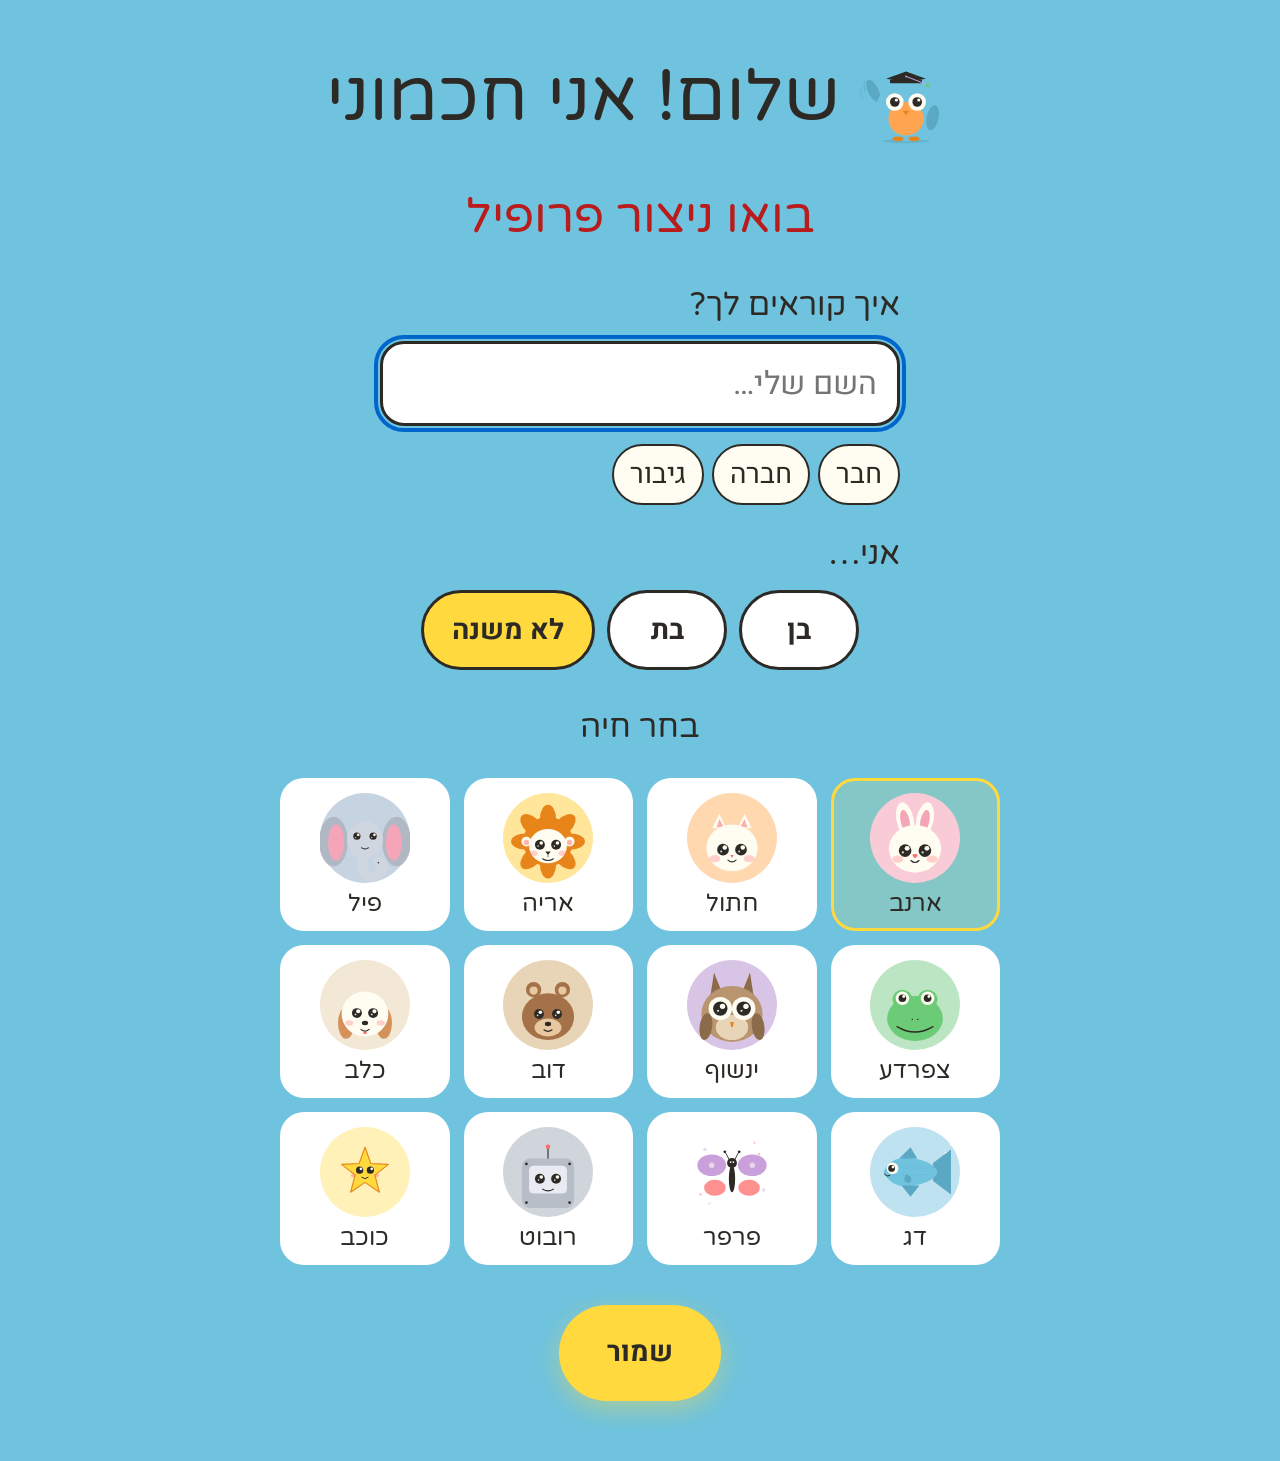
<file: index.html>
<!DOCTYPE html>
<html lang="he" dir="rtl">
<head>
  <meta charset="UTF-8">
  <meta name="viewport" content="width=device-width, initial-scale=1">
  <meta name="description" content="חכמוני — משחק לימוד מחשב לילדים בני 4–6">
  <title>חכמוני 🦉</title>

  <link rel="icon" type="image/svg+xml" href="assets/icons/favicon.svg">
  <link rel="manifest" href="manifest.webmanifest">
  <meta name="theme-color" content="#FFCE10">

  <!-- Self-hosted fonts (no Google CDN ping). Preload the two Hebrew subsets. -->
  <link rel="preload" as="font" type="font/woff2" crossorigin
        href="assets/fonts/heebo-NGS6v5_NC0k9P9H0TbFzsQ.woff2">
  <link rel="preload" as="font" type="font/woff2" crossorigin
        href="assets/fonts/varelaround-w8gdH283Tvk__Lua32TysjIfp8uP.woff2">
  <link rel="stylesheet" href="assets/fonts/fonts.css">

  <link rel="stylesheet" href="styles/global.css">
  <link rel="stylesheet" href="styles/components.css">

  <script>
    // Register Service Worker for offline play (after first load).
    if ('serviceWorker' in navigator && location.protocol !== 'file:') {
      window.addEventListener('load', () => {
        navigator.serviceWorker.register('sw.js').catch(err =>
          console.warn('[sw] register failed:', err));
      });
    }
  </script>
</head>
<body>
  <noscript>
    <div class="noscript-message">
      <h1>חכמוני זקוק ל-JavaScript</h1>
      <p>נא הפעל JavaScript בדפדפן כדי לשחק.</p>
    </div>
  </noscript>
  <div id="app"></div>
  <script>
    // Detect file:// — ES modules need a server. Show helpful message.
    if (location.protocol === 'file:') {
      document.addEventListener('DOMContentLoaded', function () {
        var app = document.getElementById('app');
        if (!app) return;
        app.replaceChildren();
        var box = document.createElement('div');
        box.style.cssText = 'padding:40px;max-width:640px;margin:80px auto;text-align:center;background:#FFFCF2;border-radius:24px;box-shadow:0 8px 24px rgba(0,0,0,.1);';
        var h = document.createElement('h1');
        h.style.cssText = 'font-family:"Varela Round",sans-serif;font-size:48px;color:#B91C1C;margin:0 0 16px;';
        h.textContent = 'אופס! צריך להפעיל את השרת';
        var p = document.createElement('p');
        p.style.cssText = 'font-size:20px;color:#2D2A26;line-height:1.6;margin:0 0 20px;';
        p.textContent = 'חכמוני לא יכול לרוץ ישירות מקובץ. הפעל את ה-launcher בשורת PowerShell:';
        var code = document.createElement('pre');
        code.style.cssText = 'background:#2D2A26;color:#FFFCF2;padding:16px;border-radius:12px;font-size:14px;text-align:left;direction:ltr;overflow-x:auto;';
        code.textContent = 'powershell -File scripts\\start-chachmoni.ps1';
        var p2 = document.createElement('p');
        p2.style.cssText = 'font-size:16px;color:#666;margin-top:16px;';
        p2.textContent = 'השרת ייפתח את חכמוני אוטומטית ב-Chrome על http://127.0.0.1:8080';
        box.append(h, p, code, p2);
        app.append(box);
      });
    }
  </script>
  <script type="module" src="src/app.js"></script>
</body>
</html>
</file>
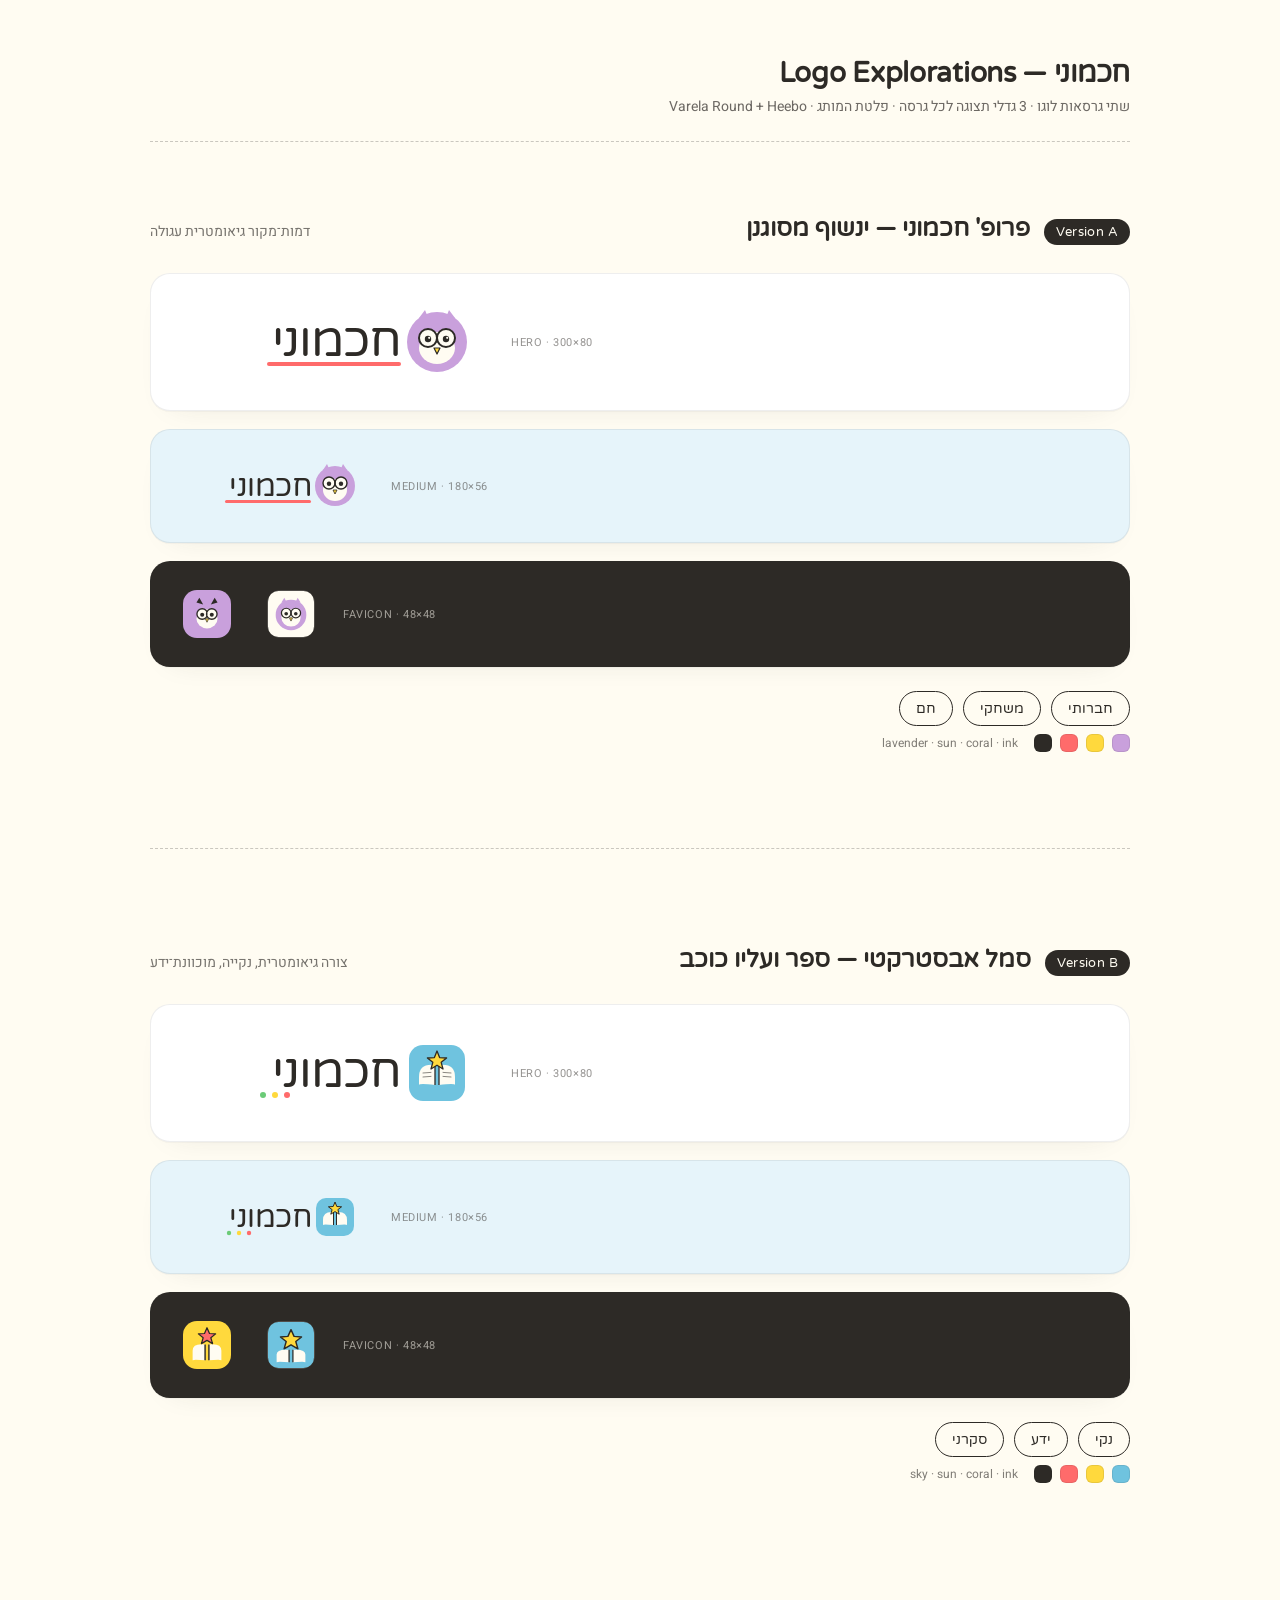
<file: design-mocks/01-logo-options.html>
<!DOCTYPE html>
<html lang="he" dir="rtl">
<head>
<meta charset="UTF-8" />
<title>חכמוני — Logo Explorations</title>
<link rel="preconnect" href="https://fonts.googleapis.com">
<link rel="preconnect" href="https://fonts.gstatic.com" crossorigin>
<link href="https://fonts.googleapis.com/css2?family=Heebo:wght@400;500;700&family=Varela+Round&display=swap" rel="stylesheet">
<style>
  :root{
    --sky:#6FC3DF;
    --sun:#FFD93D;
    --coral:#FF6B6B;
    --coral-dark:#B91C1C;
    --mint:#6BCB77;
    --lavender:#C9A0DC;
    --cream:#FFFCF2;
    --ink:#2D2A26;
  }
  *{box-sizing:border-box}
  html,body{margin:0;padding:0;background:var(--cream);color:var(--ink);font-family:'Heebo',sans-serif}
  body{padding:56px 48px 96px;direction:rtl}
  .meta{max-width:980px;margin:0 auto 40px;border-bottom:1px dashed rgba(45,42,38,.25);padding-bottom:24px}
  .meta h1{font-family:'Varela Round',sans-serif;font-size:28px;margin:0 0 6px;letter-spacing:-.3px}
  .meta p{margin:0;font-size:14px;color:rgba(45,42,38,.7)}
  .version{max-width:980px;margin:0 auto;padding:32px 0}
  .version-head{display:flex;align-items:baseline;gap:14px;margin-bottom:28px}
  .badge{font-family:'Varela Round',sans-serif;background:var(--ink);color:var(--cream);font-size:13px;padding:5px 12px;border-radius:999px;letter-spacing:.4px}
  .v-title{font-family:'Varela Round',sans-serif;font-size:24px;margin:0}
  .v-sub{font-size:14px;color:rgba(45,42,38,.65);margin-right:auto}
  .stack{display:grid;grid-template-columns:1fr;gap:18px}
  .row{
    background:#fff;
    border:1px solid rgba(45,42,38,.08);
    border-radius:20px;
    padding:28px 32px;
    display:flex;
    align-items:center;
    gap:28px;
    box-shadow:0 1px 0 rgba(45,42,38,.03), 0 12px 32px -24px rgba(45,42,38,.18);
  }
  .row .size-label{
    font-family:'Heebo',sans-serif;
    font-size:11px;
    letter-spacing:.6px;
    text-transform:uppercase;
    color:rgba(45,42,38,.5);
    margin-right:auto;
    direction:ltr;
    text-align:left;
    min-width:120px;
  }
  .row.dark{background:var(--ink)}
  .row.dark .size-label{color:rgba(255,252,242,.55)}
  .row.sky{background:#E6F4FA}
  .frame{
    display:flex;align-items:center;justify-content:center;
    border-radius:14px;
  }
  .frame.favicon{
    width:48px;height:48px;
    background:var(--cream);
    border:1px solid rgba(45,42,38,.1);
  }
  .row.dark .frame.favicon{background:rgba(255,252,242,.06);border-color:rgba(255,252,242,.12)}
  .keywords{
    max-width:980px;margin:24px auto 0;
    display:flex;gap:10px;flex-wrap:wrap;
  }
  .kw{
    font-family:'Varela Round',sans-serif;
    font-size:14px;
    padding:8px 16px;
    background:var(--cream);
    border:1.5px solid var(--ink);
    border-radius:999px;
    color:var(--ink);
  }
  hr.sep{
    max-width:980px;margin:64px auto;border:0;border-top:1px dashed rgba(45,42,38,.25);
  }
  .swatch-strip{
    max-width:980px;margin:8px auto 0;
    display:flex;gap:8px;align-items:center;font-size:12px;color:rgba(45,42,38,.6);
  }
  .sw{width:18px;height:18px;border-radius:6px;border:1px solid rgba(45,42,38,.1)}
</style>
</head>
<body>

<div class="meta">
  <h1>חכמוני — Logo Explorations</h1>
  <p>שתי גרסאות לוגו · 3 גדלי תצוגה לכל גרסה · פלטת המותג · Varela Round + Heebo</p>
</div>

<!-- ════════════════════════ VERSION A ════════════════════════ -->
<section class="version">
  <div class="version-head">
    <span class="badge">Version A</span>
    <h2 class="v-title">פרופ' חכמוני — ינשוף מסוגנן</h2>
    <span class="v-sub">דמות־מקור גיאומטרית עגולה</span>
  </div>

  <div class="stack">

    <div class="row">
      <span class="size-label">Hero · 300×80</span>
      <div class="frame">
        <svg width="300" height="80" viewBox="0 0 300 80" xmlns="http://www.w3.org/2000/svg" aria-label="חכמוני">
          <g transform="translate(254,40)">
            <circle cx="0" cy="0" r="30" fill="#C9A0DC"/>
            <path d="M -18,-24 L -12,-32 L -8,-22 Z" fill="#C9A0DC"/>
            <path d="M  18,-24 L  12,-32 L  8,-22 Z" fill="#C9A0DC"/>
            <ellipse cx="0" cy="6" rx="18" ry="16" fill="#FFFCF2"/>
            <circle cx="-9" cy="-4" r="9" fill="#FFFCF2"/>
            <circle cx=" 9" cy="-4" r="9" fill="#FFFCF2"/>
            <circle cx="-9" cy="-4" r="9" fill="none" stroke="#2D2A26" stroke-width="2"/>
            <circle cx=" 9" cy="-4" r="9" fill="none" stroke="#2D2A26" stroke-width="2"/>
            <line x1="-1" y1="-4" x2="1" y2="-4" stroke="#2D2A26" stroke-width="2"/>
            <circle cx="-9" cy="-3" r="3.2" fill="#2D2A26"/>
            <circle cx=" 9" cy="-3" r="3.2" fill="#2D2A26"/>
            <circle cx="-7.8" cy="-4.2" r="1.1" fill="#FFFCF2"/>
            <circle cx=" 10.2" cy="-4.2" r="1.1" fill="#FFFCF2"/>
            <path d="M -3,6 L 3,6 L 0,12 Z" fill="#FFD93D" stroke="#2D2A26" stroke-width="1.2" stroke-linejoin="round"/>
          </g>
          <text x="218" y="54" text-anchor="start" direction="rtl" font-family="'Varela Round', sans-serif" font-size="48" fill="#2D2A26" letter-spacing="-1">חכמוני</text>
          <rect x="84" y="60" width="134" height="4" rx="2" fill="#FF6B6B"/>
        </svg>
      </div>
    </div>

    <div class="row sky">
      <span class="size-label">Medium · 180×56</span>
      <div class="frame">
        <svg width="180" height="56" viewBox="0 0 180 56" xmlns="http://www.w3.org/2000/svg" aria-label="חכמוני">
          <g transform="translate(152,28)">
            <circle cx="0" cy="0" r="20" fill="#C9A0DC"/>
            <path d="M -12,-16 L -8,-22 L -5,-15 Z" fill="#C9A0DC"/>
            <path d="M  12,-16 L  8,-22 L  5,-15 Z" fill="#C9A0DC"/>
            <ellipse cx="0" cy="4" rx="12" ry="11" fill="#FFFCF2"/>
            <circle cx="-6" cy="-3" r="6" fill="#FFFCF2"/>
            <circle cx=" 6" cy="-3" r="6" fill="#FFFCF2"/>
            <circle cx="-6" cy="-3" r="6" fill="none" stroke="#2D2A26" stroke-width="1.4"/>
            <circle cx=" 6" cy="-3" r="6" fill="none" stroke="#2D2A26" stroke-width="1.4"/>
            <line x1="-.5" y1="-3" x2=".5" y2="-3" stroke="#2D2A26" stroke-width="1.4"/>
            <circle cx="-6" cy="-2.2" r="2.2" fill="#2D2A26"/>
            <circle cx=" 6" cy="-2.2" r="2.2" fill="#2D2A26"/>
            <path d="M -2,4 L 2,4 L 0,8 Z" fill="#FFD93D" stroke="#2D2A26" stroke-width="0.8" stroke-linejoin="round"/>
          </g>
          <text x="128" y="38" text-anchor="start" direction="rtl" font-family="'Varela Round', sans-serif" font-size="30" fill="#2D2A26" letter-spacing="-0.5">חכמוני</text>
          <rect x="42" y="42" width="86" height="3" rx="1.5" fill="#FF6B6B"/>
        </svg>
      </div>
    </div>

    <div class="row dark">
      <span class="size-label">Favicon · 48×48</span>
      <div class="frame favicon">
        <svg width="48" height="48" viewBox="0 0 48 48" xmlns="http://www.w3.org/2000/svg" aria-label="חכמוני">
          <rect x="0" y="0" width="48" height="48" rx="11" fill="#FFFCF2"/>
          <g transform="translate(24,25)">
            <circle cx="0" cy="0" r="16" fill="#C9A0DC"/>
            <path d="M -10,-13 L -7,-18 L -4,-12 Z" fill="#C9A0DC"/>
            <path d="M  10,-13 L  7,-18 L  4,-12 Z" fill="#C9A0DC"/>
            <ellipse cx="0" cy="3" rx="10" ry="9" fill="#FFFCF2"/>
            <circle cx="-5" cy="-2" r="5" fill="#FFFCF2"/>
            <circle cx=" 5" cy="-2" r="5" fill="#FFFCF2"/>
            <circle cx="-5" cy="-2" r="5" fill="none" stroke="#2D2A26" stroke-width="1.3"/>
            <circle cx=" 5" cy="-2" r="5" fill="none" stroke="#2D2A26" stroke-width="1.3"/>
            <line x1="-.4" y1="-2" x2=".4" y2="-2" stroke="#2D2A26" stroke-width="1.3"/>
            <circle cx="-5" cy="-1.3" r="1.9" fill="#2D2A26"/>
            <circle cx=" 5" cy="-1.3" r="1.9" fill="#2D2A26"/>
            <path d="M -1.6,3 L 1.6,3 L 0,6.4 Z" fill="#FFD93D" stroke="#2D2A26" stroke-width="0.7" stroke-linejoin="round"/>
          </g>
        </svg>
      </div>
      <div class="frame favicon" style="background:#C9A0DC;border-color:transparent;margin-right:8px">
        <svg width="48" height="48" viewBox="0 0 48 48" xmlns="http://www.w3.org/2000/svg" aria-label="חכמוני favicon alt">
          <g transform="translate(24,26)">
            <ellipse cx="0" cy="3" rx="11" ry="10" fill="#FFFCF2"/>
            <path d="M -11,-14 L -8,-19 L -4,-12 Z" fill="#2D2A26"/>
            <path d="M  11,-14 L  8,-19 L  4,-12 Z" fill="#2D2A26"/>
            <circle cx="-5" cy="-2" r="5.5" fill="#FFFCF2" stroke="#2D2A26" stroke-width="1.4"/>
            <circle cx=" 5" cy="-2" r="5.5" fill="#FFFCF2" stroke="#2D2A26" stroke-width="1.4"/>
            <line x1="-.4" y1="-2" x2=".4" y2="-2" stroke="#2D2A26" stroke-width="1.4"/>
            <circle cx="-5" cy="-1.3" r="2.1" fill="#2D2A26"/>
            <circle cx=" 5" cy="-1.3" r="2.1" fill="#2D2A26"/>
            <path d="M -1.7,3 L 1.7,3 L 0,6.6 Z" fill="#FFD93D" stroke="#2D2A26" stroke-width="0.7" stroke-linejoin="round"/>
          </g>
        </svg>
      </div>
    </div>

  </div>

  <div class="keywords">
    <span class="kw">חברותי</span>
    <span class="kw">משחקי</span>
    <span class="kw">חם</span>
  </div>
  <div class="swatch-strip">
    <span class="sw" style="background:#C9A0DC"></span>
    <span class="sw" style="background:#FFD93D"></span>
    <span class="sw" style="background:#FF6B6B"></span>
    <span class="sw" style="background:#2D2A26"></span>
    <span style="margin-right:8px">lavender · sun · coral · ink</span>
  </div>
</section>

<hr class="sep">

<!-- ════════════════════════ VERSION B ════════════════════════ -->
<section class="version">
  <div class="version-head">
    <span class="badge">Version B</span>
    <h2 class="v-title">סמל אבסטרקטי — ספר ועליו כוכב</h2>
    <span class="v-sub">צורה גיאומטרית, נקייה, מוכוונת־ידע</span>
  </div>

  <div class="stack">

    <div class="row">
      <span class="size-label">Hero · 300×80</span>
      <div class="frame">
        <svg width="300" height="80" viewBox="0 0 300 80" xmlns="http://www.w3.org/2000/svg" aria-label="חכמוני">
          <g transform="translate(254,40)">
            <rect x="-28" y="-28" width="56" height="56" rx="14" fill="#6FC3DF"/>
            <path d="M -18,4 Q -18,-10 -2,-8 L -2,12 Q -18,10 -18,12 Z" fill="#FFFCF2"/>
            <path d="M  18,4 Q  18,-10  2,-8 L  2,12 Q  18,10  18,12 Z" fill="#FFFCF2"/>
            <line x1="-2" y1="-8" x2="-2" y2="12" stroke="#2D2A26" stroke-width="1.3"/>
            <line x1=" 2" y1="-8" x2=" 2" y2="12" stroke="#2D2A26" stroke-width="1.3"/>
            <line x1="-14" y1="0" x2="-6" y2="-0.6" stroke="#2D2A26" stroke-width="1" stroke-linecap="round" opacity=".55"/>
            <line x1="-14" y1="4" x2="-6" y2="3.4" stroke="#2D2A26" stroke-width="1" stroke-linecap="round" opacity=".55"/>
            <line x1=" 6" y1="-0.6" x2=" 14" y2="0" stroke="#2D2A26" stroke-width="1" stroke-linecap="round" opacity=".55"/>
            <line x1=" 6" y1=" 3.4" x2=" 14" y2="4" stroke="#2D2A26" stroke-width="1" stroke-linecap="round" opacity=".55"/>
            <path d="M 0,-22 L 2.6,-15.4 L 9.6,-15 L 4.2,-10.7 L 6,-4 L 0,-7.8 L -6,-4 L -4.2,-10.7 L -9.6,-15 L -2.6,-15.4 Z" fill="#FFD93D" stroke="#2D2A26" stroke-width="1.3" stroke-linejoin="round"/>
          </g>
          <text x="218" y="54" text-anchor="start" direction="rtl" font-family="'Varela Round', sans-serif" font-size="48" fill="#2D2A26" letter-spacing="-1">חכמוני</text>
          <circle cx="80" cy="62" r="3" fill="#6BCB77"/>
          <circle cx="92" cy="62" r="3" fill="#FFD93D"/>
          <circle cx="104" cy="62" r="3" fill="#FF6B6B"/>
        </svg>
      </div>
    </div>

    <div class="row sky">
      <span class="size-label">Medium · 180×56</span>
      <div class="frame">
        <svg width="180" height="56" viewBox="0 0 180 56" xmlns="http://www.w3.org/2000/svg" aria-label="חכמוני">
          <g transform="translate(152,28)">
            <rect x="-19" y="-19" width="38" height="38" rx="10" fill="#6FC3DF"/>
            <path d="M -12,3 Q -12,-6 -1.5,-5 L -1.5,8 Q -12,7 -12,8 Z" fill="#FFFCF2"/>
            <path d="M  12,3 Q  12,-6  1.5,-5 L  1.5,8 Q  12,7  12,8 Z" fill="#FFFCF2"/>
            <line x1="-1.5" y1="-5" x2="-1.5" y2="8" stroke="#2D2A26" stroke-width="1"/>
            <line x1=" 1.5" y1="-5" x2=" 1.5" y2="8" stroke="#2D2A26" stroke-width="1"/>
            <path d="M 0,-15 L 1.8,-10.5 L 6.6,-10.2 L 2.9,-7.4 L 4.2,-2.8 L 0,-5.4 L -4.2,-2.8 L -2.9,-7.4 L -6.6,-10.2 L -1.8,-10.5 Z" fill="#FFD93D" stroke="#2D2A26" stroke-width="1" stroke-linejoin="round"/>
          </g>
          <text x="128" y="38" text-anchor="start" direction="rtl" font-family="'Varela Round', sans-serif" font-size="30" fill="#2D2A26" letter-spacing="-0.5">חכמוני</text>
          <circle cx="46" cy="44" r="2.2" fill="#6BCB77"/>
          <circle cx="56" cy="44" r="2.2" fill="#FFD93D"/>
          <circle cx="66" cy="44" r="2.2" fill="#FF6B6B"/>
        </svg>
      </div>
    </div>

    <div class="row dark">
      <span class="size-label">Favicon · 48×48</span>
      <div class="frame favicon">
        <svg width="48" height="48" viewBox="0 0 48 48" xmlns="http://www.w3.org/2000/svg" aria-label="חכמוני">
          <rect x="0" y="0" width="48" height="48" rx="11" fill="#6FC3DF"/>
          <path d="M 24,8 L 27.2,15 L 35,15.6 L 29,20.4 L 31.2,28 L 24,23.8 L 16.8,28 L 19,20.4 L 13,15.6 L 20.8,15 Z" fill="#FFD93D" stroke="#2D2A26" stroke-width="1.5" stroke-linejoin="round"/>
          <path d="M 9,34 Q 9,28 22,29 L 22,42 Q 9,41 9,42 Z" fill="#FFFCF2"/>
          <path d="M 39,34 Q 39,28 26,29 L 26,42 Q 39,41 39,42 Z" fill="#FFFCF2"/>
          <line x1="22" y1="29" x2="22" y2="42" stroke="#2D2A26" stroke-width="1.3"/>
          <line x1="26" y1="29" x2="26" y2="42" stroke="#2D2A26" stroke-width="1.3"/>
        </svg>
      </div>
      <div class="frame favicon" style="background:#FFD93D;border-color:transparent;margin-right:8px">
        <svg width="48" height="48" viewBox="0 0 48 48" xmlns="http://www.w3.org/2000/svg" aria-label="חכמוני favicon alt">
          <path d="M 9,30 Q 9,22 22,23.5 L 22,40 Q 9,39 9,40 Z" fill="#FFFCF2"/>
          <path d="M 39,30 Q 39,22 26,23.5 L 26,40 Q 39,39 39,40 Z" fill="#FFFCF2"/>
          <line x1="22" y1="23.5" x2="22" y2="40" stroke="#2D2A26" stroke-width="1.5"/>
          <line x1="26" y1="23.5" x2="26" y2="40" stroke="#2D2A26" stroke-width="1.5"/>
          <path d="M 24,6 L 26.6,12 L 33,12.4 L 28,16.4 L 29.8,22.6 L 24,19.2 L 18.2,22.6 L 20,16.4 L 15,12.4 L 21.4,12 Z" fill="#FF6B6B" stroke="#2D2A26" stroke-width="1.3" stroke-linejoin="round"/>
        </svg>
      </div>
    </div>

  </div>

  <div class="keywords">
    <span class="kw">נקי</span>
    <span class="kw">ידע</span>
    <span class="kw">סקרני</span>
  </div>
  <div class="swatch-strip">
    <span class="sw" style="background:#6FC3DF"></span>
    <span class="sw" style="background:#FFD93D"></span>
    <span class="sw" style="background:#FF6B6B"></span>
    <span class="sw" style="background:#2D2A26"></span>
    <span style="margin-right:8px">sky · sun · coral · ink</span>
  </div>
</section>

</body>
</html>
</file>
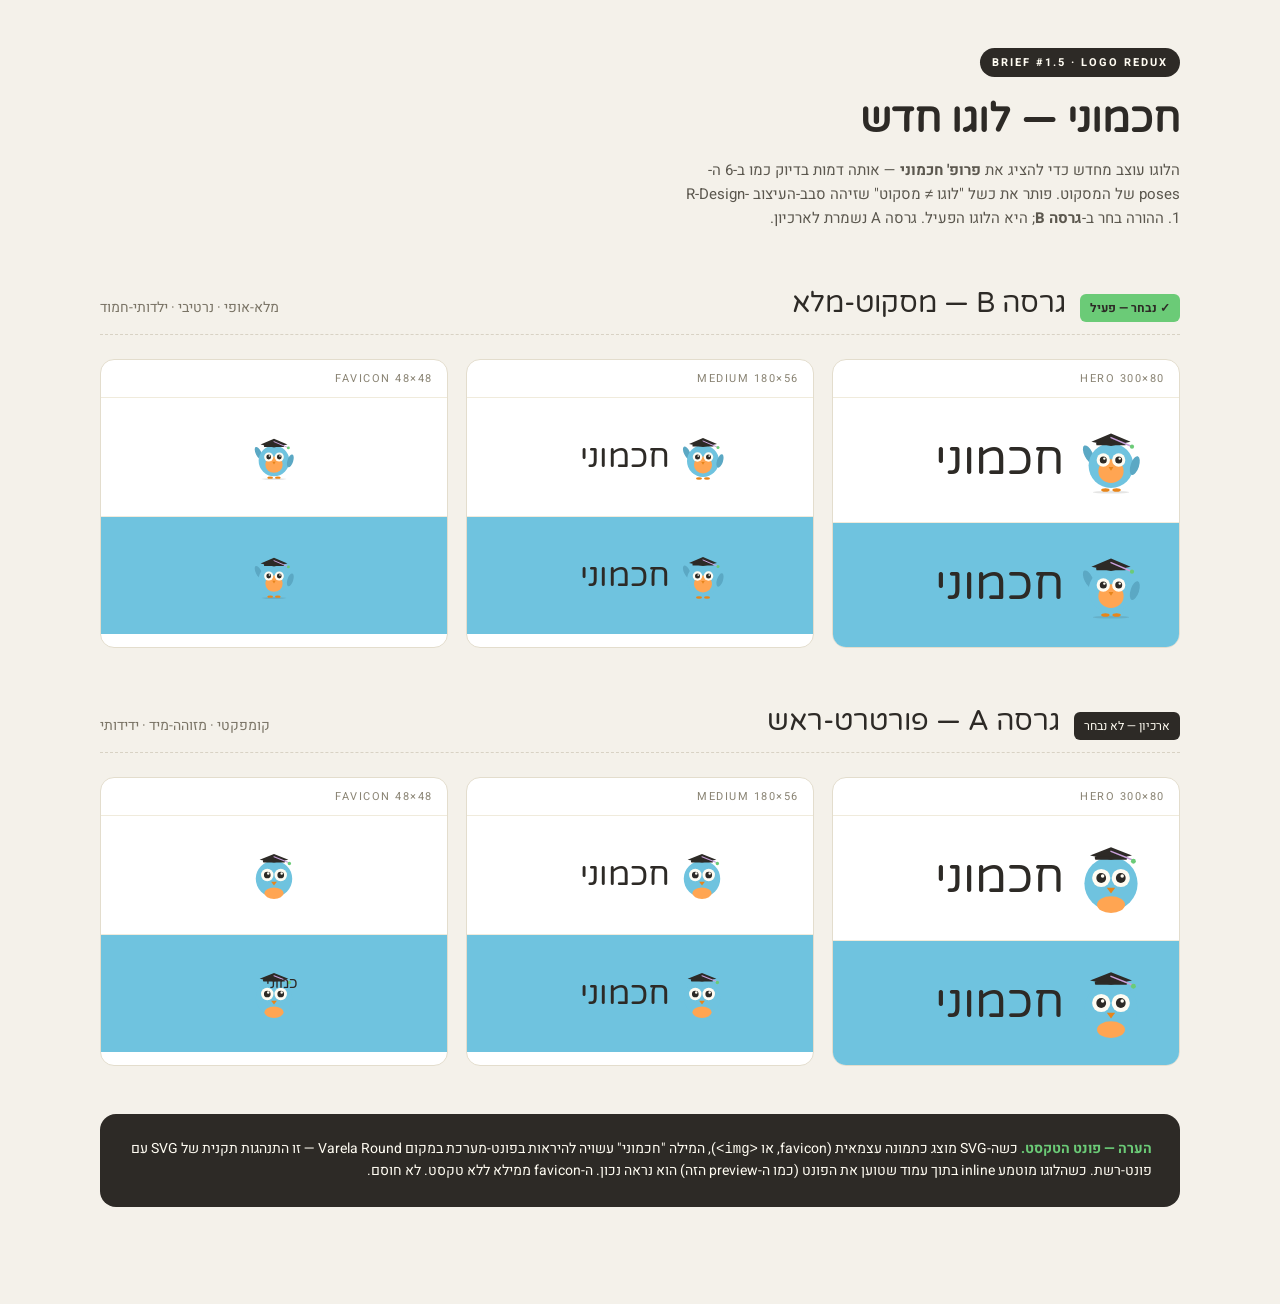
<file: design-mocks/01-logo-redux-preview.html>
<!DOCTYPE html>
<html lang="he" dir="rtl">
<head>
<meta charset="UTF-8">
<meta name="viewport" content="width=device-width, initial-scale=1">
<title>חכמוני — Logo Redux (Brief #1.5)</title>
<link rel="preconnect" href="https://fonts.googleapis.com">
<link rel="preconnect" href="https://fonts.gstatic.com" crossorigin>
<link href="https://fonts.googleapis.com/css2?family=Heebo:wght@400;500;700&family=Varela+Round&display=swap" rel="stylesheet">
<style>
  :root{ --sky:#6FC3DF; --ink:#2D2A26; --cream:#FFFCF2; --mint:#6BCB77; }
  *{ box-sizing:border-box; }
  body{ margin:0; padding:48px 32px 96px; background:#F4F1EA; color:var(--ink);
        font-family:'Heebo',sans-serif; }
  .page{ max-width:1080px; margin:0 auto; }
  .eyebrow{ display:inline-block; font-size:11px; letter-spacing:.18em;
            background:var(--ink); color:var(--cream); padding:6px 12px;
            border-radius:999px; font-weight:700; }
  h1{ font-family:'Varela Round',sans-serif; font-size:40px; margin:18px 0 6px; }
  .intro{ color:#5b574e; max-width:62ch; line-height:1.6; font-size:15px; }
  .version{ margin-top:56px; }
  .v-head{ display:flex; align-items:baseline; gap:14px; flex-wrap:wrap;
           padding-bottom:12px; border-bottom:1px dashed #d8d2c4; }
  .v-head h2{ font-family:'Varela Round',sans-serif; font-size:28px; margin:0; font-weight:400; }
  .tag{ font-size:12px; color:var(--cream); background:var(--ink); padding:5px 10px; border-radius:6px; }
  .tag.chosen{ background:var(--mint); color:var(--ink); font-weight:700; }
  .keywords{ color:#7a7466; font-size:14px; margin-right:auto; }
  .grid{ display:grid; grid-template-columns:repeat(3,1fr); gap:18px; margin-top:24px; }
  .cell{ border-radius:14px; overflow:hidden; border:1px solid #e3ddcd; background:#fff; }
  .size-label{ padding:10px 14px; font-size:11px; letter-spacing:.14em; color:#8a8474;
               text-transform:uppercase; border-bottom:1px solid #f0ebdc; }
  .swatch{ padding:22px 16px; display:flex; align-items:center; justify-content:center; min-height:118px; }
  .swatch.sky{ background:var(--sky); border-top:1px solid #f0ebdc; }
  .note{ margin-top:48px; background:var(--ink); color:var(--cream); border-radius:16px;
         padding:24px 28px; line-height:1.6; font-size:14px; }
  .note b{ color:var(--mint); }
</style>
</head>
<body>
<div class="page">
  <span class="eyebrow">BRIEF #1.5 · LOGO REDUX</span>
  <h1>חכמוני — לוגו חדש</h1>
  <p class="intro">
    הלוגו עוצב מחדש כדי להציג את <b>פרופ' חכמוני</b> — אותה דמות בדיוק כמו ב-6 ה-poses
    של המסקוט. פותר את כשל "לוגו ≠ מסקוט" שזיהה סבב-העיצוב R-Design-1.
    ההורה בחר ב-<b>גרסה B</b>; היא הלוגו הפעיל. גרסה A נשמרת לארכיון.
  </p>

  <!-- ===== Version B — chosen ===== -->
  <section class="version">
    <div class="v-head">
      <span class="tag chosen">✓ נבחר — פעיל</span>
      <h2>גרסה B — מסקוט-מלא</h2>
      <span class="keywords">מלא-אופי · נרטיבי · ילדותי-חמוד</span>
    </div>
    <div class="grid">
      <div class="cell"><div class="size-label">hero 300×80</div><div class="swatch"><svg width="300" height="80" viewBox="0 0 300 80" xmlns="http://www.w3.org/2000/svg" role="img" aria-label="לוגו חכמוני עם המסקוט המלא"><g transform="translate(220 5) scale(0.7)"><ellipse cx="50" cy="96" rx="26" ry="2" fill="#2D2A26" opacity=".12"/><ellipse cx="18" cy="42" rx="6" ry="14" fill="#5BA8C4" transform="rotate(-26 18 42)"/><circle cx="50" cy="58" r="32" fill="#6FC3DF"/><ellipse cx="50" cy="66" rx="18" ry="17" fill="#FFA552"/><ellipse cx="84" cy="58" rx="6" ry="14" fill="#5BA8C4" transform="rotate(18 84 58)"/><ellipse cx="42" cy="93" rx="6" ry="2.5" fill="#E8851A"/><ellipse cx="58" cy="93" rx="6" ry="2.5" fill="#E8851A"/><circle cx="39" cy="50" r="9.5" fill="#FFFCF2"/><circle cx="61" cy="50" r="9.5" fill="#FFFCF2"/><circle cx="39" cy="50" r="5" fill="#2D2A26"/><circle cx="61" cy="50" r="5" fill="#2D2A26"/><circle cx="40.5" cy="48" r="1.7" fill="#FFFCF2"/><circle cx="62.5" cy="48" r="1.7" fill="#FFFCF2"/><path d="M46.5 60 L53.5 60 L50 65.5 Z" fill="#E8851A"/><polygon points="50,12 78,24 50,30 22,24" fill="#2D2A26"/><rect x="29" y="25" width="42" height="4" rx="1.2" fill="#2D2A26"/><line x1="50" y1="18" x2="78" y2="30" stroke="#C9A0DC" stroke-width="2" stroke-linecap="round"/><circle cx="80" cy="31" r="3" fill="#6BCB77"/></g><text x="208" y="54" direction="rtl" text-anchor="start" font-family="'Varela Round',sans-serif" font-size="46" fill="#2D2A26">חכמוני</text></svg></div><div class="swatch sky"><svg width="300" height="80" viewBox="0 0 300 80" xmlns="http://www.w3.org/2000/svg" role="img" aria-label="לוגו חכמוני עם המסקוט המלא"><g transform="translate(220 5) scale(0.7)"><ellipse cx="50" cy="96" rx="26" ry="2" fill="#2D2A26" opacity=".12"/><ellipse cx="18" cy="42" rx="6" ry="14" fill="#5BA8C4" transform="rotate(-26 18 42)"/><circle cx="50" cy="58" r="32" fill="#6FC3DF"/><ellipse cx="50" cy="66" rx="18" ry="17" fill="#FFA552"/><ellipse cx="84" cy="58" rx="6" ry="14" fill="#5BA8C4" transform="rotate(18 84 58)"/><ellipse cx="42" cy="93" rx="6" ry="2.5" fill="#E8851A"/><ellipse cx="58" cy="93" rx="6" ry="2.5" fill="#E8851A"/><circle cx="39" cy="50" r="9.5" fill="#FFFCF2"/><circle cx="61" cy="50" r="9.5" fill="#FFFCF2"/><circle cx="39" cy="50" r="5" fill="#2D2A26"/><circle cx="61" cy="50" r="5" fill="#2D2A26"/><circle cx="40.5" cy="48" r="1.7" fill="#FFFCF2"/><circle cx="62.5" cy="48" r="1.7" fill="#FFFCF2"/><path d="M46.5 60 L53.5 60 L50 65.5 Z" fill="#E8851A"/><polygon points="50,12 78,24 50,30 22,24" fill="#2D2A26"/><rect x="29" y="25" width="42" height="4" rx="1.2" fill="#2D2A26"/><line x1="50" y1="18" x2="78" y2="30" stroke="#C9A0DC" stroke-width="2" stroke-linecap="round"/><circle cx="80" cy="31" r="3" fill="#6BCB77"/></g><text x="208" y="54" direction="rtl" text-anchor="start" font-family="'Varela Round',sans-serif" font-size="46" fill="#2D2A26">חכמוני</text></svg></div></div>
      <div class="cell"><div class="size-label">medium 180×56</div><div class="swatch"><svg width="180" height="56" viewBox="0 0 180 56" xmlns="http://www.w3.org/2000/svg" role="img" aria-label="לוגו חכמוני עם המסקוט המלא"><g transform="translate(128 3) scale(0.5)"><ellipse cx="18" cy="42" rx="6" ry="14" fill="#5BA8C4" transform="rotate(-26 18 42)"/><circle cx="50" cy="58" r="32" fill="#6FC3DF"/><ellipse cx="50" cy="66" rx="18" ry="17" fill="#FFA552"/><ellipse cx="84" cy="58" rx="6" ry="14" fill="#5BA8C4" transform="rotate(18 84 58)"/><ellipse cx="42" cy="93" rx="6" ry="2.5" fill="#E8851A"/><ellipse cx="58" cy="93" rx="6" ry="2.5" fill="#E8851A"/><circle cx="39" cy="50" r="9.5" fill="#FFFCF2"/><circle cx="61" cy="50" r="9.5" fill="#FFFCF2"/><circle cx="39" cy="50" r="5" fill="#2D2A26"/><circle cx="61" cy="50" r="5" fill="#2D2A26"/><circle cx="40.5" cy="48" r="1.7" fill="#FFFCF2"/><circle cx="62.5" cy="48" r="1.7" fill="#FFFCF2"/><path d="M46.5 60 L53.5 60 L50 65.5 Z" fill="#E8851A"/><polygon points="50,12 78,24 50,30 22,24" fill="#2D2A26"/><rect x="29" y="25" width="42" height="4" rx="1.2" fill="#2D2A26"/><line x1="50" y1="18" x2="78" y2="30" stroke="#C9A0DC" stroke-width="2" stroke-linecap="round"/><circle cx="80" cy="31" r="3" fill="#6BCB77"/></g><text x="120" y="38" direction="rtl" text-anchor="start" font-family="'Varela Round',sans-serif" font-size="32" fill="#2D2A26">חכמוני</text></svg></div><div class="swatch sky"><svg width="180" height="56" viewBox="0 0 180 56" xmlns="http://www.w3.org/2000/svg" role="img" aria-label="לוגו חכמוני עם המסקוט המלא"><g transform="translate(128 3) scale(0.5)"><ellipse cx="18" cy="42" rx="6" ry="14" fill="#5BA8C4" transform="rotate(-26 18 42)"/><circle cx="50" cy="58" r="32" fill="#6FC3DF"/><ellipse cx="50" cy="66" rx="18" ry="17" fill="#FFA552"/><ellipse cx="84" cy="58" rx="6" ry="14" fill="#5BA8C4" transform="rotate(18 84 58)"/><ellipse cx="42" cy="93" rx="6" ry="2.5" fill="#E8851A"/><ellipse cx="58" cy="93" rx="6" ry="2.5" fill="#E8851A"/><circle cx="39" cy="50" r="9.5" fill="#FFFCF2"/><circle cx="61" cy="50" r="9.5" fill="#FFFCF2"/><circle cx="39" cy="50" r="5" fill="#2D2A26"/><circle cx="61" cy="50" r="5" fill="#2D2A26"/><circle cx="40.5" cy="48" r="1.7" fill="#FFFCF2"/><circle cx="62.5" cy="48" r="1.7" fill="#FFFCF2"/><path d="M46.5 60 L53.5 60 L50 65.5 Z" fill="#E8851A"/><polygon points="50,12 78,24 50,30 22,24" fill="#2D2A26"/><rect x="29" y="25" width="42" height="4" rx="1.2" fill="#2D2A26"/><line x1="50" y1="18" x2="78" y2="30" stroke="#C9A0DC" stroke-width="2" stroke-linecap="round"/><circle cx="80" cy="31" r="3" fill="#6BCB77"/></g><text x="120" y="38" direction="rtl" text-anchor="start" font-family="'Varela Round',sans-serif" font-size="32" fill="#2D2A26">חכמוני</text></svg></div></div>
      <div class="cell"><div class="size-label">favicon 48×48</div><div class="swatch"><svg width="48" height="48" viewBox="0 0 100 100" xmlns="http://www.w3.org/2000/svg" role="img" aria-label="פרופ' חכמוני"><ellipse cx="50" cy="96" rx="26" ry="2" fill="#2D2A26" opacity=".12"/><ellipse cx="18" cy="42" rx="6" ry="14" fill="#5BA8C4" transform="rotate(-26 18 42)"/><circle cx="50" cy="58" r="32" fill="#6FC3DF"/><ellipse cx="50" cy="66" rx="18" ry="17" fill="#FFA552"/><ellipse cx="84" cy="58" rx="6" ry="14" fill="#5BA8C4" transform="rotate(18 84 58)"/><ellipse cx="42" cy="93" rx="6" ry="2.5" fill="#E8851A"/><ellipse cx="58" cy="93" rx="6" ry="2.5" fill="#E8851A"/><circle cx="39" cy="50" r="9.5" fill="#FFFCF2"/><circle cx="61" cy="50" r="9.5" fill="#FFFCF2"/><circle cx="39" cy="50" r="5" fill="#2D2A26"/><circle cx="61" cy="50" r="5" fill="#2D2A26"/><circle cx="40.5" cy="48" r="1.7" fill="#FFFCF2"/><circle cx="62.5" cy="48" r="1.7" fill="#FFFCF2"/><path d="M46.5 60 L53.5 60 L50 65.5 Z" fill="#E8851A"/><polygon points="50,12 78,24 50,30 22,24" fill="#2D2A26"/><rect x="29" y="25" width="42" height="4" rx="1.2" fill="#2D2A26"/><line x1="50" y1="18" x2="78" y2="30" stroke="#C9A0DC" stroke-width="2" stroke-linecap="round"/><circle cx="80" cy="31" r="3" fill="#6BCB77"/></svg></div><div class="swatch sky"><svg width="48" height="48" viewBox="0 0 100 100" xmlns="http://www.w3.org/2000/svg" role="img" aria-label="פרופ' חכמוני"><ellipse cx="50" cy="96" rx="26" ry="2" fill="#2D2A26" opacity=".12"/><ellipse cx="18" cy="42" rx="6" ry="14" fill="#5BA8C4" transform="rotate(-26 18 42)"/><circle cx="50" cy="58" r="32" fill="#6FC3DF"/><ellipse cx="50" cy="66" rx="18" ry="17" fill="#FFA552"/><ellipse cx="84" cy="58" rx="6" ry="14" fill="#5BA8C4" transform="rotate(18 84 58)"/><ellipse cx="42" cy="93" rx="6" ry="2.5" fill="#E8851A"/><ellipse cx="58" cy="93" rx="6" ry="2.5" fill="#E8851A"/><circle cx="39" cy="50" r="9.5" fill="#FFFCF2"/><circle cx="61" cy="50" r="9.5" fill="#FFFCF2"/><circle cx="39" cy="50" r="5" fill="#2D2A26"/><circle cx="61" cy="50" r="5" fill="#2D2A26"/><circle cx="40.5" cy="48" r="1.7" fill="#FFFCF2"/><circle cx="62.5" cy="48" r="1.7" fill="#FFFCF2"/><path d="M46.5 60 L53.5 60 L50 65.5 Z" fill="#E8851A"/><polygon points="50,12 78,24 50,30 22,24" fill="#2D2A26"/><rect x="29" y="25" width="42" height="4" rx="1.2" fill="#2D2A26"/><line x1="50" y1="18" x2="78" y2="30" stroke="#C9A0DC" stroke-width="2" stroke-linecap="round"/><circle cx="80" cy="31" r="3" fill="#6BCB77"/></svg></div></div>
    </div>
  </section>

  <!-- ===== Version A — archived ===== -->
  <section class="version">
    <div class="v-head">
      <span class="tag">ארכיון — לא נבחר</span>
      <h2>גרסה A — פורטרט-ראש</h2>
      <span class="keywords">קומפקטי · מזוהה-מיד · ידידותי</span>
    </div>
    <div class="grid">
      <div class="cell"><div class="size-label">hero 300×80</div><div class="swatch"><svg width="300" height="80" viewBox="0 0 300 80" xmlns="http://www.w3.org/2000/svg" role="img" aria-label="לוגו חכמוני"><g transform="translate(220 5) scale(0.7)"><circle cx="50" cy="58" r="38" fill="#6FC3DF"/><ellipse cx="50" cy="88" rx="20" ry="12" fill="#FFA552"/><circle cx="36" cy="50" r="13" fill="#FFFCF2"/><circle cx="64" cy="50" r="13" fill="#FFFCF2"/><circle cx="36" cy="50" r="7" fill="#2D2A26"/><circle cx="64" cy="50" r="7" fill="#2D2A26"/><circle cx="38" cy="47" r="2.5" fill="#FFFCF2"/><circle cx="66" cy="47" r="2.5" fill="#FFFCF2"/><path d="M44 64 L56 64 L50 72 Z" fill="#E8851A"/><polygon points="50,6 80,18 50,24 20,18" fill="#2D2A26"/><rect x="27" y="19" width="46" height="5" rx="1.5" fill="#2D2A26"/><line x1="50" y1="12" x2="80" y2="24" stroke="#C9A0DC" stroke-width="2.2" stroke-linecap="round"/><circle cx="82" cy="26" r="3.5" fill="#6BCB77"/></g><text x="208" y="54" direction="rtl" text-anchor="start" font-family="'Varela Round',sans-serif" font-size="46" fill="#2D2A26">חכמוני</text></svg></div><div class="swatch sky"><svg width="300" height="80" viewBox="0 0 300 80" xmlns="http://www.w3.org/2000/svg" role="img" aria-label="לוגו חכמוני"><g transform="translate(220 5) scale(0.7)"><circle cx="50" cy="58" r="38" fill="#6FC3DF"/><ellipse cx="50" cy="88" rx="20" ry="12" fill="#FFA552"/><circle cx="36" cy="50" r="13" fill="#FFFCF2"/><circle cx="64" cy="50" r="13" fill="#FFFCF2"/><circle cx="36" cy="50" r="7" fill="#2D2A26"/><circle cx="64" cy="50" r="7" fill="#2D2A26"/><circle cx="38" cy="47" r="2.5" fill="#FFFCF2"/><circle cx="66" cy="47" r="2.5" fill="#FFFCF2"/><path d="M44 64 L56 64 L50 72 Z" fill="#E8851A"/><polygon points="50,6 80,18 50,24 20,18" fill="#2D2A26"/><rect x="27" y="19" width="46" height="5" rx="1.5" fill="#2D2A26"/><line x1="50" y1="12" x2="80" y2="24" stroke="#C9A0DC" stroke-width="2.2" stroke-linecap="round"/><circle cx="82" cy="26" r="3.5" fill="#6BCB77"/></g><text x="208" y="54" direction="rtl" text-anchor="start" font-family="'Varela Round',sans-serif" font-size="46" fill="#2D2A26">חכמוני</text></svg></div></div>
      <div class="cell"><div class="size-label">medium 180×56</div><div class="swatch"><svg width="180" height="56" viewBox="0 0 180 56" xmlns="http://www.w3.org/2000/svg" role="img" aria-label="לוגו חכמוני"><g transform="translate(128 4) scale(0.48)"><circle cx="50" cy="58" r="38" fill="#6FC3DF"/><ellipse cx="50" cy="88" rx="20" ry="12" fill="#FFA552"/><circle cx="36" cy="50" r="13" fill="#FFFCF2"/><circle cx="64" cy="50" r="13" fill="#FFFCF2"/><circle cx="36" cy="50" r="7" fill="#2D2A26"/><circle cx="64" cy="50" r="7" fill="#2D2A26"/><circle cx="38" cy="47" r="2.5" fill="#FFFCF2"/><circle cx="66" cy="47" r="2.5" fill="#FFFCF2"/><path d="M44 64 L56 64 L50 72 Z" fill="#E8851A"/><polygon points="50,6 80,18 50,24 20,18" fill="#2D2A26"/><rect x="27" y="19" width="46" height="5" rx="1.5" fill="#2D2A26"/><line x1="50" y1="12" x2="80" y2="24" stroke="#C9A0DC" stroke-width="2.2" stroke-linecap="round"/><circle cx="82" cy="26" r="3.5" fill="#6BCB77"/></g><text x="120" y="38" direction="rtl" text-anchor="start" font-family="'Varela Round',sans-serif" font-size="32" fill="#2D2A26">חכמוני</text></svg></div><div class="swatch sky"><svg width="180" height="56" viewBox="0 0 180 56" xmlns="http://www.w3.org/2000/svg" role="img" aria-label="לוגו חכמוני"><g transform="translate(128 4) scale(0.48)"><circle cx="50" cy="58" r="38" fill="#6FC3DF"/><ellipse cx="50" cy="88" rx="20" ry="12" fill="#FFA552"/><circle cx="36" cy="50" r="13" fill="#FFFCF2"/><circle cx="64" cy="50" r="13" fill="#FFFCF2"/><circle cx="36" cy="50" r="7" fill="#2D2A26"/><circle cx="64" cy="50" r="7" fill="#2D2A26"/><circle cx="38" cy="47" r="2.5" fill="#FFFCF2"/><circle cx="66" cy="47" r="2.5" fill="#FFFCF2"/><path d="M44 64 L56 64 L50 72 Z" fill="#E8851A"/><polygon points="50,6 80,18 50,24 20,18" fill="#2D2A26"/><rect x="27" y="19" width="46" height="5" rx="1.5" fill="#2D2A26"/><line x1="50" y1="12" x2="80" y2="24" stroke="#C9A0DC" stroke-width="2.2" stroke-linecap="round"/><circle cx="82" cy="26" r="3.5" fill="#6BCB77"/></g><text x="120" y="38" direction="rtl" text-anchor="start" font-family="'Varela Round',sans-serif" font-size="32" fill="#2D2A26">חכמוני</text></svg></div></div>
      <div class="cell"><div class="size-label">favicon 48×48</div><div class="swatch"><svg width="48" height="48" viewBox="0 0 100 100" xmlns="http://www.w3.org/2000/svg" role="img" aria-label="פרופ' חכמוני"><circle cx="50" cy="58" r="38" fill="#6FC3DF"/><ellipse cx="50" cy="88" rx="20" ry="12" fill="#FFA552"/><circle cx="36" cy="50" r="13" fill="#FFFCF2"/><circle cx="64" cy="50" r="13" fill="#FFFCF2"/><circle cx="36" cy="50" r="7" fill="#2D2A26"/><circle cx="64" cy="50" r="7" fill="#2D2A26"/><circle cx="38" cy="47" r="2.5" fill="#FFFCF2"/><circle cx="66" cy="47" r="2.5" fill="#FFFCF2"/><path d="M44 64 L56 64 L50 72 Z" fill="#E8851A"/><polygon points="50,6 80,18 50,24 20,18" fill="#2D2A26"/><rect x="27" y="19" width="46" height="5" rx="1.5" fill="#2D2A26"/><line x1="50" y1="12" x2="80" y2="24" stroke="#C9A0DC" stroke-width="2.2" stroke-linecap="round"/><circle cx="82" cy="26" r="3.5" fill="#6BCB77"/></svg></div><div class="swatch sky"><svg width="48" height="48" viewBox="0 0 100 100" xmlns="http://www.w3.org/2000/svg" role="img" aria-label="פרופ' חכמוני"><circle cx="50" cy="58" r="38" fill="#6FC3DF"/><ellipse cx="50" cy="88" rx="20" ry="12" fill="#FFA552"/><circle cx="36" cy="50" r="13" fill="#FFFCF2"/><circle cx="64" cy="50" r="13" fill="#FFFCF2"/><circle cx="36" cy="50" r="7" fill="#2D2A26"/><circle cx="64" cy="50" r="7" fill="#2D2A26"/><circle cx="38" cy="47" r="2.5" fill="#FFFCF2"/><circle cx="66" cy="47" r="2.5" fill="#FFFCF2"/><path d="M44 64 L56 64 L50 72 Z" fill="#E8851A"/><polygon points="50,6 80,18 50,24 20,18" fill="#2D2A26"/><rect x="27" y="19" width="46" height="5" rx="1.5" fill="#2D2A26"/><line x1="50" y1="12" x2="80" y2="24" stroke="#C9A0DC" stroke-width="2.2" stroke-linecap="round"/><circle cx="82" cy="26" r="3.5" fill="#6BCB77"/></g><text x="120" y="38" direction="rtl" text-anchor="start" font-family="'Varela Round',sans-serif" font-size="32" fill="#2D2A26">חכמוני</text></svg></div></div>
    </div>
  </section>

  <div class="note">
    <b>הערה — פונט הטקסט.</b> כשה-SVG מוצג כתמונה עצמאית (favicon, או <code>&lt;img&gt;</code>),
    המילה "חכמוני" עשויה להיראות בפונט-מערכת במקום Varela Round — זו התנהגות תקנית
    של SVG עם פונט-רשת. כשהלוגו מוטמע inline בתוך עמוד שטוען את הפונט (כמו ה-preview הזה)
    הוא נראה נכון. ה-favicon ממילא ללא טקסט. לא חוסם.
  </div>
</div>
</body>
</html>
</file>
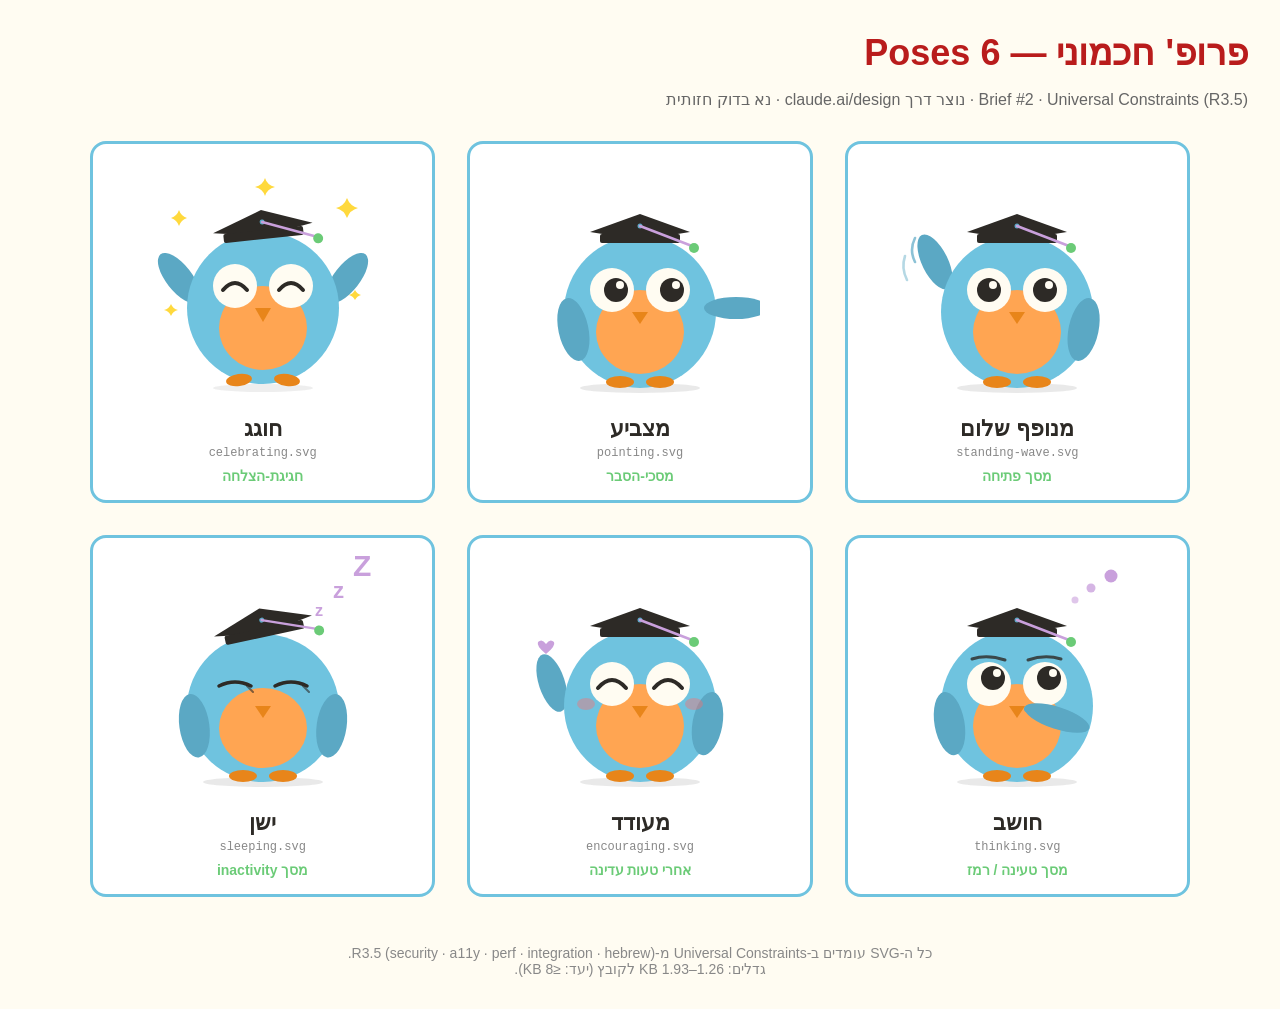
<file: design-mocks/01-mascot-preview.html>
<!DOCTYPE html>
<html lang="he" dir="rtl">
<head>
<meta charset="UTF-8">
<title>פרופ' חכמוני — 6 Poses Preview</title>
<style>
  body { font-family: 'Heebo', 'Varela Round', sans-serif; background: #FFFCF2; color: #2D2A26; margin: 0; padding: 32px; }
  h1 { font-size: 36px; margin: 0 0 8px; color: #B91C1C; }
  .meta { color: #666; margin-bottom: 32px; }
  .grid { display: grid; grid-template-columns: repeat(3, 1fr); gap: 32px; max-width: 1100px; margin: 0 auto; }
  .pose { background: white; border: 3px solid #6FC3DF; border-radius: 16px; padding: 16px; text-align: center; }
  .pose img { width: 240px; height: 240px; display: block; margin: 0 auto; }
  .pose h3 { font-size: 22px; margin: 16px 0 4px; color: #2D2A26; }
  .pose .filename { font-family: 'Courier New', monospace; font-size: 12px; color: #888; }
  .pose .use { font-size: 14px; color: #6BCB77; margin-top: 8px; font-weight: bold; }
  footer { text-align: center; margin-top: 48px; color: #888; font-size: 14px; }
</style>
</head>
<body>
  <h1>פרופ' חכמוני — 6 Poses</h1>
  <p class="meta">Brief #2 · Universal Constraints (R3.5) · נוצר דרך claude.ai/design · נא בדוק חזותית</p>

  <div class="grid">
    <div class="pose">
      <img src="../assets/mascot/professor-chachmoni-standing-wave.svg" alt="פרופ' חכמוני מנופף שלום">
      <h3>מנופף שלום</h3>
      <div class="filename">standing-wave.svg</div>
      <div class="use">מסך פתיחה</div>
    </div>
    <div class="pose">
      <img src="../assets/mascot/professor-chachmoni-pointing.svg" alt="פרופ' חכמוני מצביע">
      <h3>מצביע</h3>
      <div class="filename">pointing.svg</div>
      <div class="use">מסכי-הסבר</div>
    </div>
    <div class="pose">
      <img src="../assets/mascot/professor-chachmoni-celebrating.svg" alt="פרופ' חכמוני חוגג בשמחה">
      <h3>חוגג</h3>
      <div class="filename">celebrating.svg</div>
      <div class="use">חגיגת-הצלחה</div>
    </div>
    <div class="pose">
      <img src="../assets/mascot/professor-chachmoni-thinking.svg" alt="פרופ' חכמוני חושב">
      <h3>חושב</h3>
      <div class="filename">thinking.svg</div>
      <div class="use">מסך טעינה / רמז</div>
    </div>
    <div class="pose">
      <img src="../assets/mascot/professor-chachmoni-encouraging.svg" alt="פרופ' חכמוני מעודד">
      <h3>מעודד</h3>
      <div class="filename">encouraging.svg</div>
      <div class="use">אחרי טעות עדינה</div>
    </div>
    <div class="pose">
      <img src="../assets/mascot/professor-chachmoni-sleeping.svg" alt="פרופ' חכמוני ישן">
      <h3>ישן</h3>
      <div class="filename">sleeping.svg</div>
      <div class="use">מסך inactivity</div>
    </div>
  </div>

  <footer>
    כל ה-SVG עומדים ב-Universal Constraints מ-R3.5 (security · a11y · perf · integration · hebrew).<br>
    גדלים: 1.26–1.93 KB לקובץ (יעד: ≤8 KB).
  </footer>
</body>
</html>
</file>
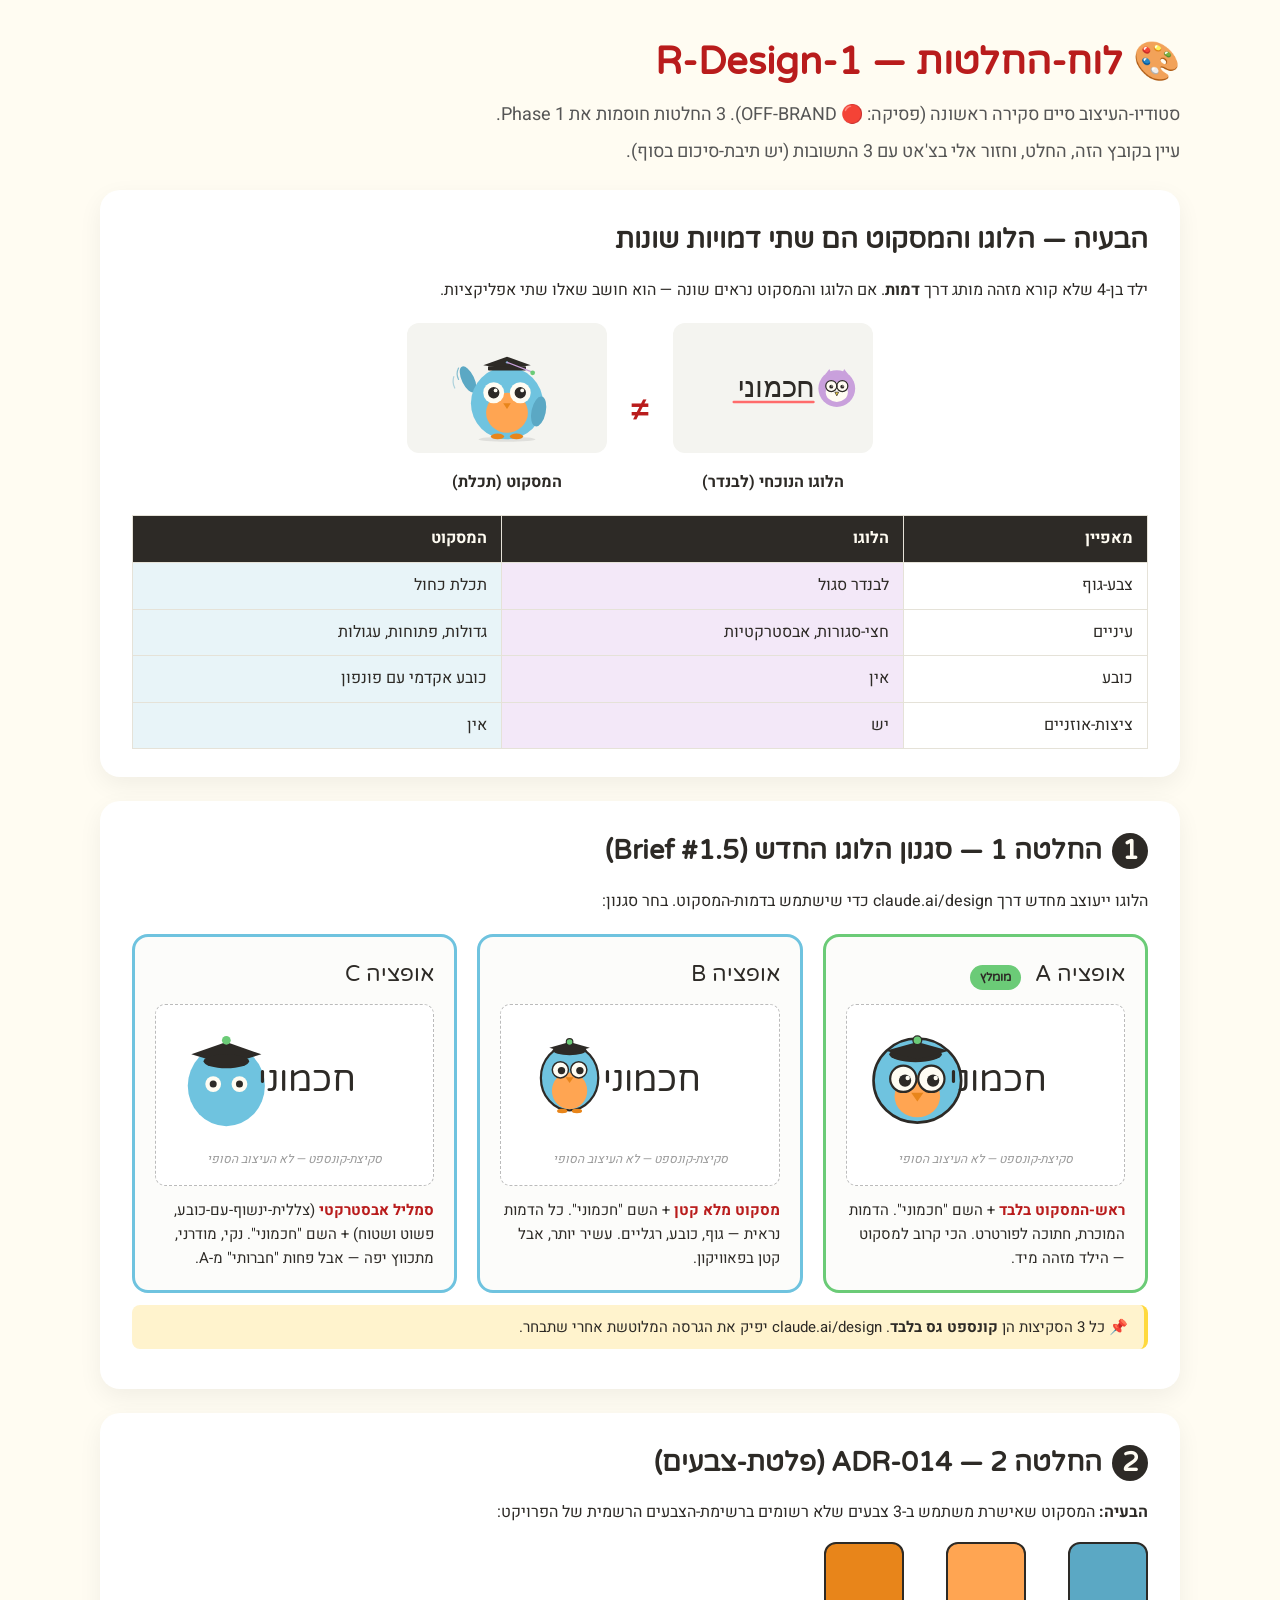
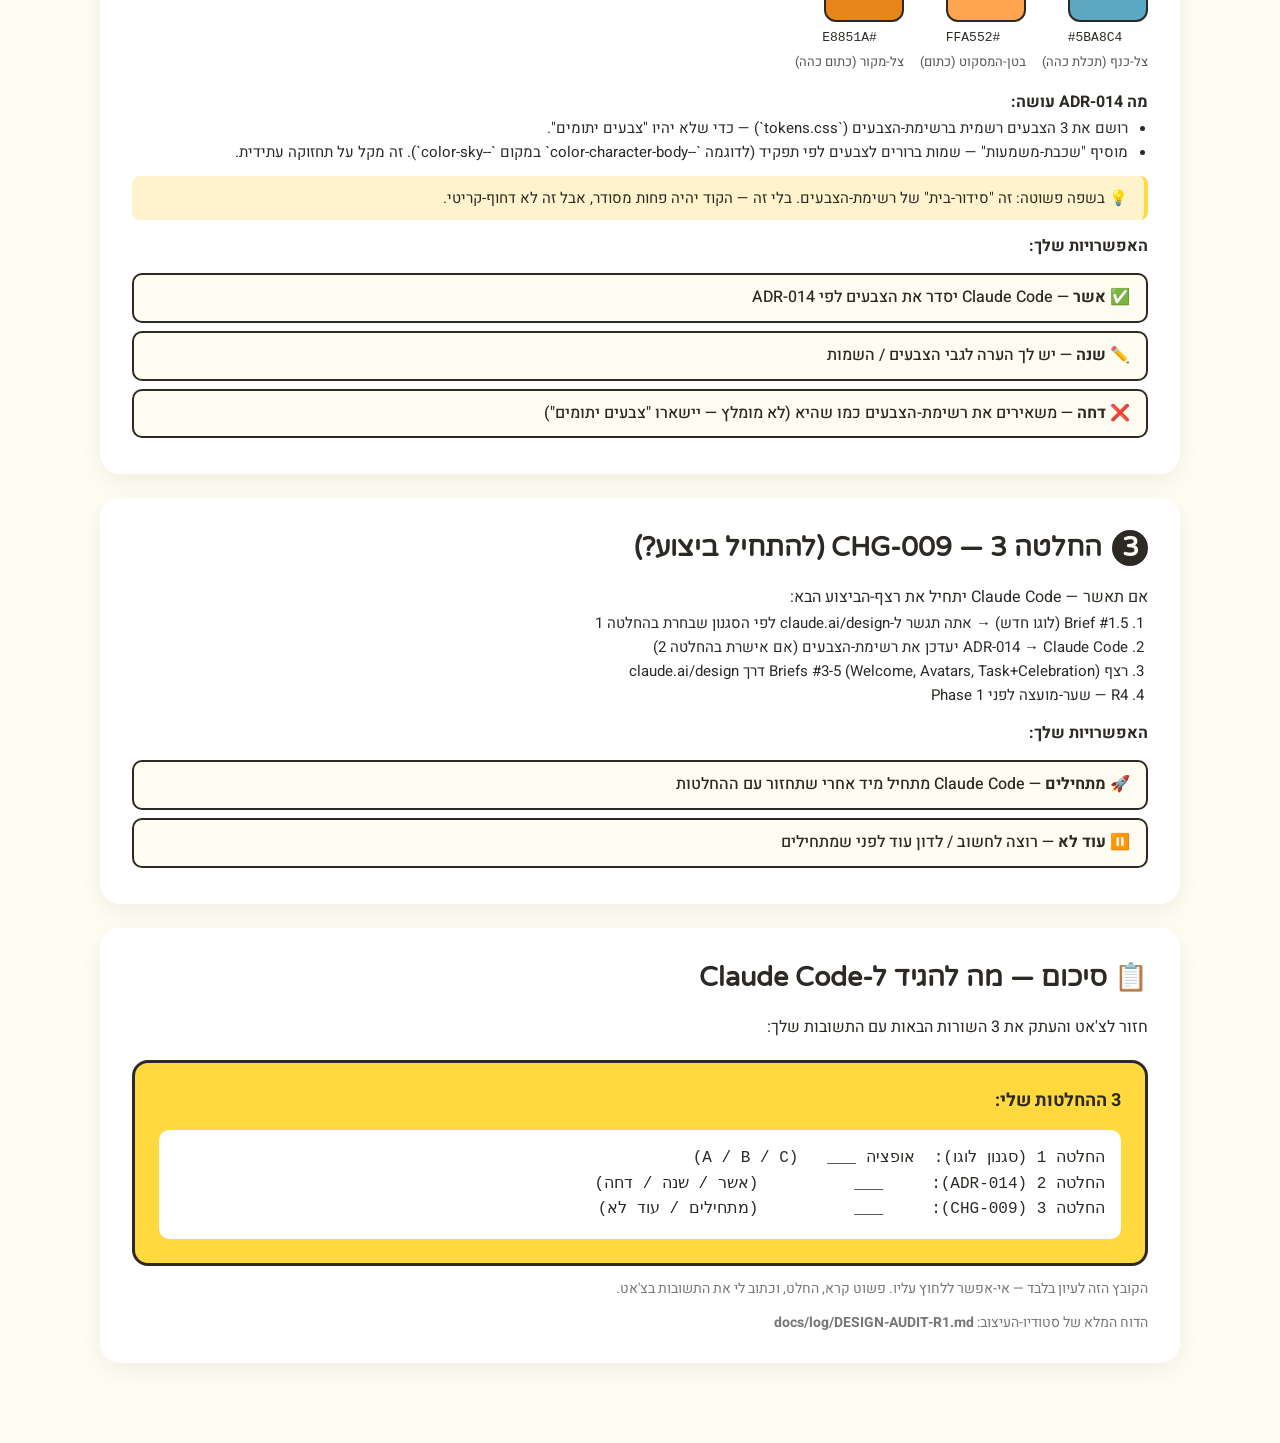
<file: design-mocks/02-decision-board.html>
<!DOCTYPE html>
<html lang="he" dir="rtl">
<head>
<meta charset="UTF-8">
<meta name="viewport" content="width=device-width, initial-scale=1">
<title>לוח-החלטות — R-Design-1</title>
<link rel="preconnect" href="https://fonts.googleapis.com">
<link rel="preconnect" href="https://fonts.gstatic.com" crossorigin>
<link href="https://fonts.googleapis.com/css2?family=Heebo:wght@400;500;700;800&family=Varela+Round&display=swap" rel="stylesheet">
<style>
  :root {
    --sky: #6FC3DF; --sun: #FFD93D; --coral: #FF6B6B; --coral-dark: #B91C1C;
    --mint: #6BCB77; --lavender: #C9A0DC; --cream: #FFFCF2; --ink: #2D2A26;
  }
  * { box-sizing: border-box; margin: 0; padding: 0; }
  body {
    font-family: 'Heebo', sans-serif; background: var(--cream); color: var(--ink);
    direction: rtl; line-height: 1.6; padding: 32px 24px 80px;
  }
  .wrap { max-width: 1080px; margin: 0 auto; }
  h1 { font-family: 'Varela Round', sans-serif; font-size: 38px; color: var(--coral-dark); margin-bottom: 8px; }
  h2 { font-family: 'Varela Round', sans-serif; font-size: 27px; margin-bottom: 16px; }
  .intro { font-size: 18px; color: #555; margin-bottom: 8px; }
  section {
    background: #fff; border-radius: 20px; padding: 28px 32px; margin-top: 24px;
    box-shadow: 0 8px 24px rgba(0,0,0,.06);
  }
  .num-badge {
    display: inline-block; background: var(--ink); color: var(--cream);
    width: 36px; height: 36px; border-radius: 50%; text-align: center;
    line-height: 36px; font-weight: 800; margin-left: 10px; font-family: 'Varela Round';
  }
  .problem-row { display: flex; gap: 24px; align-items: center; justify-content: center; flex-wrap: wrap; margin: 20px 0; }
  .problem-card { text-align: center; }
  .problem-card img { width: 200px; height: 130px; object-fit: contain; background: #F4F4F0; border-radius: 12px; padding: 8px; }
  .problem-card .cap { display: block; margin-top: 8px; font-weight: 700; }
  .vs { font-size: 32px; font-weight: 800; color: var(--coral-dark); }
  table { width: 100%; border-collapse: collapse; margin-top: 16px; }
  th, td { border: 1px solid #E5E2D8; padding: 10px 14px; text-align: right; }
  th { background: var(--ink); color: var(--cream); }
  td.logo-col { background: #F3E8F8; }
  td.mascot-col { background: #E8F4F8; }
  .options-row { display: flex; gap: 20px; flex-wrap: wrap; margin-top: 20px; }
  .opt-card {
    flex: 1; min-width: 280px; border: 3px solid var(--sky); border-radius: 16px;
    padding: 20px; background: #FCFCFA;
  }
  .opt-card.recommended { border-color: var(--mint); }
  .opt-title { font-family: 'Varela Round'; font-size: 22px; margin-bottom: 4px; }
  .opt-badge {
    display: inline-block; background: var(--mint); color: var(--ink);
    font-size: 12px; font-weight: 800; padding: 3px 10px; border-radius: 999px; margin-right: 8px;
  }
  .sketch { background: #fff; border: 1px dashed #BBB; border-radius: 10px; padding: 16px; margin: 12px 0; text-align: center; }
  .sketch svg { max-width: 100%; height: auto; }
  .sketch-label { font-size: 12px; color: #999; margin-top: 6px; font-style: italic; }
  .opt-desc { font-size: 15px; }
  .opt-desc strong { color: var(--coral-dark); }
  .swatch-row { display: flex; gap: 16px; margin: 16px 0; flex-wrap: wrap; }
  .swatch { text-align: center; }
  .swatch .chip { width: 80px; height: 80px; border-radius: 12px; border: 2px solid var(--ink); }
  .swatch .code { font-family: monospace; font-size: 13px; margin-top: 6px; display: block; }
  .swatch .role { font-size: 13px; color: #555; }
  .choice-list { list-style: none; margin-top: 14px; }
  .choice-list li {
    background: var(--cream); border: 2px solid var(--ink); border-radius: 10px;
    padding: 10px 16px; margin-bottom: 8px; font-weight: 500;
  }
  .summary-box {
    background: var(--sun); border: 3px solid var(--ink); border-radius: 16px;
    padding: 24px; margin-top: 20px; font-size: 18px;
  }
  .summary-box pre {
    background: #fff; border-radius: 10px; padding: 16px; margin-top: 14px;
    font-family: monospace; font-size: 16px; direction: rtl; white-space: pre-wrap;
  }
  .note { font-size: 14px; color: #777; margin-top: 12px; }
  .flag { background: #FFF3CD; border-right: 4px solid var(--sun); padding: 10px 16px; border-radius: 8px; margin: 12px 0; font-size: 15px; }
</style>
</head>
<body>
<div class="wrap">

  <h1>🎨 לוח-החלטות — R-Design-1</h1>
  <p class="intro">סטודיו-העיצוב סיים סקירה ראשונה (פסיקה: 🔴 OFF-BRAND). 3 החלטות חוסמות את Phase 1.</p>
  <p class="intro">עיין בקובץ הזה, החלט, וחזור אלי בצ'אט עם 3 התשובות (יש תיבת-סיכום בסוף).</p>

  <!-- ═══ Section 1 — הבעיה ═══ -->
  <section>
    <h2>הבעיה — הלוגו והמסקוט הם שתי דמויות שונות</h2>
    <p>ילד בן-4 שלא קורא מזהה מותג דרך <strong>דמות</strong>. אם הלוגו והמסקוט נראים שונה — הוא חושב שאלו שתי אפליקציות.</p>
    <div class="problem-row">
      <div class="problem-card">
        <img src="../assets/logo/active/logo-hero.svg" alt="הלוגו הנוכחי">
        <span class="cap">הלוגו הנוכחי (לבנדר)</span>
      </div>
      <div class="vs">≠</div>
      <div class="problem-card">
        <img src="../assets/mascot/professor-chachmoni-standing-wave.svg" alt="המסקוט">
        <span class="cap">המסקוט (תכלת)</span>
      </div>
    </div>
    <table>
      <tr><th>מאפיין</th><th>הלוגו</th><th>המסקוט</th></tr>
      <tr><td>צבע-גוף</td><td class="logo-col">לבנדר סגול</td><td class="mascot-col">תכלת כחול</td></tr>
      <tr><td>עיניים</td><td class="logo-col">חצי-סגורות, אבסטרקטיות</td><td class="mascot-col">גדולות, פתוחות, עגולות</td></tr>
      <tr><td>כובע</td><td class="logo-col">אין</td><td class="mascot-col">כובע אקדמי עם פונפון</td></tr>
      <tr><td>ציצות-אוזניים</td><td class="logo-col">יש</td><td class="mascot-col">אין</td></tr>
    </table>
  </section>

  <!-- ═══ Section 2 — החלטה 1 ═══ -->
  <section>
    <h2><span class="num-badge">1</span>החלטה 1 — סגנון הלוגו החדש (Brief #1.5)</h2>
    <p>הלוגו ייעוצב מחדש דרך claude.ai/design כדי שישתמש בדמות-המסקוט. בחר סגנון:</p>

    <div class="options-row">

      <!-- Option A -->
      <div class="opt-card recommended">
        <div class="opt-title">אופציה A <span class="opt-badge">מומלץ</span></div>
        <div class="sketch">
          <svg viewBox="0 0 280 130" xmlns="http://www.w3.org/2000/svg" role="img" aria-label="סקיצה A — ראש המסקוט וטקסט">
            <!-- mascot head only -->
            <g transform="translate(62,68)">
              <ellipse cx="0" cy="0" rx="50" ry="48" fill="#6FC3DF" stroke="#2D2A26" stroke-width="3"/>
              <ellipse cx="0" cy="18" rx="26" ry="24" fill="#FFA552"/>
              <ellipse cx="-2" cy="-30" rx="30" ry="9" fill="#2D2A26"/>
              <polygon points="-36,-34 0,-44 36,-34 0,-24" fill="#2D2A26"/>
              <circle cx="0" cy="-46" r="5" fill="#6BCB77" stroke="#2D2A26" stroke-width="1.5"/>
              <circle cx="-16" cy="-2" r="15" fill="#FFFCF2" stroke="#2D2A26" stroke-width="2.5"/>
              <circle cx="16" cy="-2" r="15" fill="#FFFCF2" stroke="#2D2A26" stroke-width="2.5"/>
              <circle cx="-14" cy="0" r="7" fill="#2D2A26"/>
              <circle cx="18" cy="0" r="7" fill="#2D2A26"/>
              <circle cx="-11" cy="-3" r="2.5" fill="#FFFCF2"/>
              <circle cx="21" cy="-3" r="2.5" fill="#FFFCF2"/>
              <path d="M -7,14 L 7,14 L 0,24 Z" fill="#E8851A"/>
            </g>
            <text x="210" y="80" text-anchor="start" direction="rtl" font-family="'Varela Round',sans-serif" font-size="40" fill="#2D2A26">חכמוני</text>
          </svg>
          <div class="sketch-label">סקיצת-קונספט — לא העיצוב הסופי</div>
        </div>
        <p class="opt-desc"><strong>ראש-המסקוט בלבד</strong> + השם "חכמוני". הדמות המוכרת, חתוכה לפורטרט. הכי קרוב למסקוט — הילד מזהה מיד.</p>
      </div>

      <!-- Option B -->
      <div class="opt-card">
        <div class="opt-title">אופציה B</div>
        <div class="sketch">
          <svg viewBox="0 0 280 130" xmlns="http://www.w3.org/2000/svg" role="img" aria-label="סקיצה B — מסקוט מלא וטקסט">
            <!-- full mascot, small -->
            <g transform="translate(60,65) scale(0.42)">
              <ellipse cx="0" cy="0" rx="78" ry="88" fill="#6FC3DF" stroke="#2D2A26" stroke-width="6"/>
              <ellipse cx="0" cy="35" rx="48" ry="50" fill="#FFA552"/>
              <ellipse cx="0" cy="-75" rx="46" ry="13" fill="#2D2A26"/>
              <polygon points="-55,-82 0,-98 55,-82 0,-66" fill="#2D2A26"/>
              <circle cx="0" cy="-98" r="9" fill="#6BCB77" stroke="#2D2A26" stroke-width="3"/>
              <circle cx="-25" cy="-22" r="22" fill="#FFFCF2" stroke="#2D2A26" stroke-width="4"/>
              <circle cx="25" cy="-22" r="22" fill="#FFFCF2" stroke="#2D2A26" stroke-width="4"/>
              <circle cx="-22" cy="-20" r="10" fill="#2D2A26"/>
              <circle cx="28" cy="-20" r="10" fill="#2D2A26"/>
              <path d="M -11,-2 L 11,-2 L 0,14 Z" fill="#E8851A"/>
              <ellipse cx="-20" cy="90" rx="14" ry="6" fill="#E8851A"/>
              <ellipse cx="20" cy="90" rx="14" ry="6" fill="#E8851A"/>
            </g>
            <text x="210" y="80" text-anchor="start" direction="rtl" font-family="'Varela Round',sans-serif" font-size="40" fill="#2D2A26">חכמוני</text>
          </svg>
          <div class="sketch-label">סקיצת-קונספט — לא העיצוב הסופי</div>
        </div>
        <p class="opt-desc"><strong>מסקוט מלא קטן</strong> + השם "חכמוני". כל הדמות נראית — גוף, כובע, רגליים. עשיר יותר, אבל קטן בפאוויקון.</p>
      </div>

      <!-- Option C -->
      <div class="opt-card">
        <div class="opt-title">אופציה C</div>
        <div class="sketch">
          <svg viewBox="0 0 280 130" xmlns="http://www.w3.org/2000/svg" role="img" aria-label="סקיצה C — סמליל אבסטרקטי וטקסט">
            <!-- abstract owl+cap silhouette, single fill -->
            <g transform="translate(62,68)">
              <ellipse cx="0" cy="6" rx="44" ry="46" fill="#6FC3DF"/>
              <polygon points="-40,-30 0,-44 40,-30 0,-18" fill="#2D2A26"/>
              <ellipse cx="0" cy="-22" rx="26" ry="8" fill="#2D2A26"/>
              <circle cx="0" cy="-46" r="5" fill="#6BCB77"/>
              <circle cx="-15" cy="4" r="9" fill="#FFFCF2"/>
              <circle cx="15" cy="4" r="9" fill="#FFFCF2"/>
              <circle cx="-15" cy="4" r="4" fill="#2D2A26"/>
              <circle cx="15" cy="4" r="4" fill="#2D2A26"/>
            </g>
            <text x="210" y="80" text-anchor="start" direction="rtl" font-family="'Varela Round',sans-serif" font-size="40" fill="#2D2A26">חכמוני</text>
          </svg>
          <div class="sketch-label">סקיצת-קונספט — לא העיצוב הסופי</div>
        </div>
        <p class="opt-desc"><strong>סמליל אבסטרקטי</strong> (צללית-ינשוף-עם-כובע, פשוט ושטוח) + השם "חכמוני". נקי, מודרני, מתכווץ יפה — אבל פחות "חברותי" מ-A.</p>
      </div>

    </div>
    <div class="flag">📌 כל 3 הסקיצות הן <strong>קונספט גס בלבד</strong>. claude.ai/design יפיק את הגרסה המלוטשת אחרי שתבחר.</div>
  </section>

  <!-- ═══ Section 3 — החלטה 2 ═══ -->
  <section>
    <h2><span class="num-badge">2</span>החלטה 2 — ADR-014 (פלטת-צבעים)</h2>
    <p><strong>הבעיה:</strong> המסקוט שאישרת משתמש ב-3 צבעים שלא רשומים ברשימת-הצבעים הרשמית של הפרויקט:</p>
    <div class="swatch-row">
      <div class="swatch"><div class="chip" style="background:#5BA8C4"></div><span class="code">#5BA8C4</span><span class="role">צל-כנף (תכלת כהה)</span></div>
      <div class="swatch"><div class="chip" style="background:#FFA552"></div><span class="code">#FFA552</span><span class="role">בטן-המסקוט (כתום)</span></div>
      <div class="swatch"><div class="chip" style="background:#E8851A"></div><span class="code">#E8851A</span><span class="role">צל-מקור (כתום כהה)</span></div>
    </div>
    <p><strong>מה ADR-014 עושה:</strong></p>
    <ul style="margin-right:20px; font-size:15px;">
      <li>רושם את 3 הצבעים רשמית ברשימת-הצבעים (`tokens.css`) — כדי שלא יהיו "צבעים יתומים".</li>
      <li>מוסיף "שכבת-משמעות" — שמות ברורים לצבעים לפי תפקיד (לדוגמה `--color-character-body` במקום `--color-sky`). זה מקל על תחזוקה עתידית.</li>
    </ul>
    <div class="flag">💡 בשפה פשוטה: זה "סידור-בית" של רשימת-הצבעים. בלי זה — הקוד יהיה פחות מסודר, אבל זה לא דחוף-קריטי.</div>
    <p style="margin-top:14px;"><strong>האפשרויות שלך:</strong></p>
    <ul class="choice-list">
      <li>✅ <strong>אשר</strong> — Claude Code יסדר את הצבעים לפי ADR-014</li>
      <li>✏️ <strong>שנה</strong> — יש לך הערה לגבי הצבעים / השמות</li>
      <li>❌ <strong>דחה</strong> — משאירים את רשימת-הצבעים כמו שהיא (לא מומלץ — יישארו "צבעים יתומים")</li>
    </ul>
  </section>

  <!-- ═══ Section 4 — החלטה 3 ═══ -->
  <section>
    <h2><span class="num-badge">3</span>החלטה 3 — CHG-009 (להתחיל ביצוע?)</h2>
    <p>אם תאשר — Claude Code יתחיל את רצף-הביצוע הבא:</p>
    <ol style="margin-right:20px; font-size:15px;">
      <li>Brief #1.5 (לוגו חדש) → אתה תגשר ל-claude.ai/design לפי הסגנון שבחרת בהחלטה 1</li>
      <li>ADR-014 → Claude Code יעדכן את רשימת-הצבעים (אם אישרת בהחלטה 2)</li>
      <li>רצף Briefs #3-5 (Welcome, Avatars, Task+Celebration) דרך claude.ai/design</li>
      <li>R4 — שער-מועצה לפני Phase 1</li>
    </ol>
    <p style="margin-top:14px;"><strong>האפשרויות שלך:</strong></p>
    <ul class="choice-list">
      <li>🚀 <strong>מתחילים</strong> — Claude Code מתחיל מיד אחרי שתחזור עם ההחלטות</li>
      <li>⏸️ <strong>עוד לא</strong> — רוצה לחשוב / לדון עוד לפני שמתחילים</li>
    </ul>
  </section>

  <!-- ═══ Section 5 — סיכום ═══ -->
  <section>
    <h2>📋 סיכום — מה להגיד ל-Claude Code</h2>
    <p>חזור לצ'אט והעתק את 3 השורות הבאות עם התשובות שלך:</p>
    <div class="summary-box">
      <strong>3 ההחלטות שלי:</strong>
      <pre>החלטה 1 (סגנון לוגו):  אופציה ___   (A / B / C)
החלטה 2 (ADR-014):     ___          (אשר / שנה / דחה)
החלטה 3 (CHG-009):     ___          (מתחילים / עוד לא)</pre>
    </div>
    <p class="note">הקובץ הזה לעיון בלבד — אי-אפשר ללחוץ עליו. פשוט קרא, החלט, וכתוב לי את התשובות בצ'אט.</p>
    <p class="note">הדוח המלא של סטודיו-העיצוב: <strong>docs/log/DESIGN-AUDIT-R1.md</strong></p>
  </section>

</div>
</body>
</html>
</file>
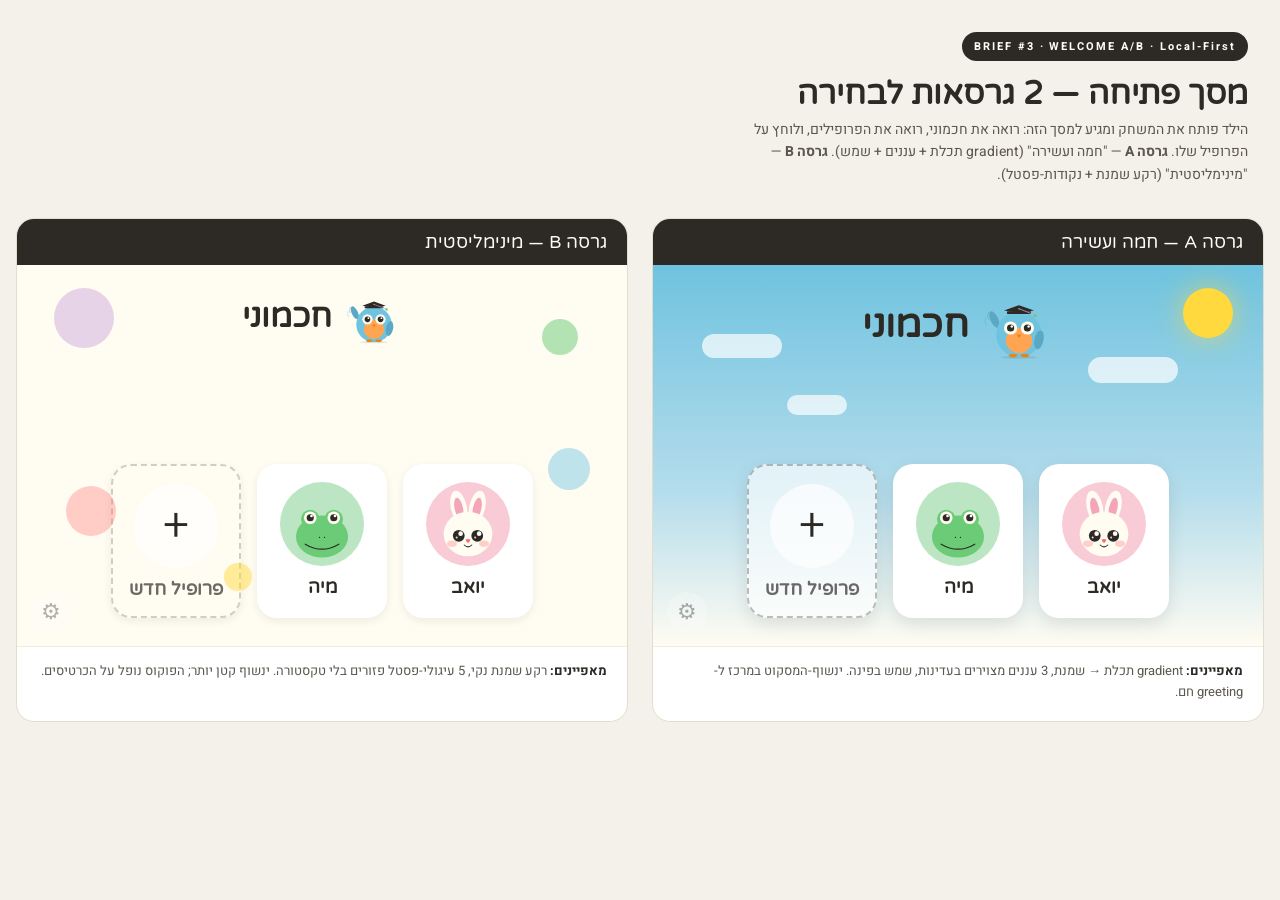
<file: design-mocks/02-welcome.html>
<!DOCTYPE html>
<html lang="he" dir="rtl">
<head>
<meta charset="UTF-8">
<meta name="viewport" content="width=device-width, initial-scale=1">
<title>חכמוני — Welcome A/B (Brief #3)</title>
<link rel="preconnect" href="https://fonts.googleapis.com">
<link rel="preconnect" href="https://fonts.gstatic.com" crossorigin>
<link href="https://fonts.googleapis.com/css2?family=Heebo:wght@400;500;700&family=Varela+Round&display=swap" rel="stylesheet">
<style>
  :root{ --sky:#6FC3DF; --sun:#FFD93D; --coral:#FF6B6B; --coral-dark:#B91C1C;
         --mint:#6BCB77; --lavender:#C9A0DC; --cream:#FFFCF2; --ink:#2D2A26; }
  *{ box-sizing:border-box; }
  body{ margin:0; font-family:'Heebo','Varela Round',sans-serif; color:var(--ink);
        background:#F4F1EA; padding:32px 16px 64px; }
  .page-head{ max-width:1300px; margin:0 auto 28px; padding:0 16px; }
  .eyebrow{ display:inline-block; font-size:11px; letter-spacing:.18em;
            background:var(--ink); color:var(--cream); padding:6px 12px;
            border-radius:999px; font-weight:700; }
  h1.title{ font-family:'Varela Round',sans-serif; font-size:32px; margin:14px 0 6px; }
  p.intro{ color:#5b574e; max-width:64ch; line-height:1.6; font-size:14px; margin:0; }

  .split{ display:grid; grid-template-columns:1fr 1fr; gap:24px; max-width:1300px; margin:32px auto 0; }
  .version{ background:white; border-radius:18px; overflow:hidden; border:1px solid #e3ddcd;
            display:flex; flex-direction:column; }
  .v-label{ background:var(--ink); color:var(--cream); padding:12px 20px;
            font-family:'Varela Round',sans-serif; font-size:18px; }
  .screen{ position:relative; aspect-ratio:16/10; overflow:hidden;
           display:flex; flex-direction:column; }

  /* === Version A — warm === */
  .screen.a{ background:linear-gradient(180deg, var(--sky) 0%, #B5DDEC 60%, var(--cream) 100%); }
  .screen.a .cloud{ position:absolute; background:rgba(255,255,255,.7); border-radius:9999px; }
  .screen.a .cloud.c1{ width:80px; height:24px; top:18%; left:8%; }
  .screen.a .cloud.c2{ width:60px; height:20px; top:34%; left:22%; }
  .screen.a .cloud.c3{ width:90px; height:26px; top:24%; right:14%; }
  .screen.a .sun{ position:absolute; width:50px; height:50px; background:var(--sun);
                  border-radius:9999px; top:6%; right:5%;
                  box-shadow:0 0 28px rgba(255,217,61,.6); }

  /* === Version B — minimalist === */
  .screen.b{ background:var(--cream); }
  .screen.b .dot{ position:absolute; border-radius:9999px; }
  .screen.b .dot.d1{ width:60px; height:60px; background:var(--lavender); opacity:.45; top:6%; left:6%; }
  .screen.b .dot.d2{ width:36px; height:36px; background:var(--mint); opacity:.5; top:14%; right:8%; }
  .screen.b .dot.d3{ width:50px; height:50px; background:var(--coral); opacity:.32; top:58%; left:8%; }
  .screen.b .dot.d4{ width:42px; height:42px; background:var(--sky); opacity:.45; top:48%; right:6%; }
  .screen.b .dot.d5{ width:28px; height:28px; background:var(--sun); opacity:.5; top:78%; left:34%; }

  /* === Title + mascot === */
  .greeting{ display:flex; align-items:center; justify-content:center; gap:14px;
             margin:24px auto 12px; }
  .greeting h2{ font-family:'Varela Round',sans-serif; font-size:38px; margin:0; color:var(--ink); }
  .greeting img.mascot{ width:72px; height:72px; }
  .screen.b .greeting img.mascot{ width:56px; height:56px; }
  .screen.b .greeting h2{ font-size:32px; }

  /* === Profile cards === */
  .profiles{ display:flex; gap:16px; justify-content:center; padding:8px 16px 28px;
             margin-top:auto; }
  .card{ background:white; border-radius:20px; padding:18px 12px 16px;
         width:130px; box-shadow:0 6px 18px rgba(0,0,0,.10);
         text-align:center; display:flex; flex-direction:column;
         align-items:center; gap:10px; cursor:pointer; }
  .card img.avatar{ width:84px; height:84px; }
  .card .name{ font-weight:700; font-size:18px; color:var(--ink); font-family:'Varela Round',sans-serif; }
  .card.new{ background:rgba(255,255,255,.65); border:2px dashed rgba(45,42,38,.3); }
  .card.new .plus{ width:84px; height:84px; border-radius:9999px;
                   background:rgba(255,255,255,.7);
                   display:flex; align-items:center; justify-content:center;
                   font-size:46px; color:var(--ink); font-weight:300; line-height:1; }
  .card.new .name{ color:rgba(45,42,38,.7); }
  .screen.b .card{ box-shadow:0 3px 10px rgba(0,0,0,.07); }
  .screen.b .card.new{ background:transparent; border-color:rgba(45,42,38,.22); }

  /* === Settings icon (parent) === */
  .settings{ position:absolute; bottom:14px; left:14px;
             width:40px; height:40px; opacity:.3;
             background:rgba(255,255,255,.8); border-radius:9999px;
             display:flex; align-items:center; justify-content:center;
             font-size:22px; cursor:pointer; border:none; }

  .v-notes{ padding:14px 20px 18px; font-size:13px; color:#5b574e;
            border-top:1px solid #f0ebdc; line-height:1.6; }
  .v-notes b{ color:var(--ink); }
</style>
</head>
<body>
<div class="page-head">
  <span class="eyebrow">BRIEF #3 · WELCOME A/B · Local-First</span>
  <h1 class="title">מסך פתיחה — 2 גרסאות לבחירה</h1>
  <p class="intro">
    הילד פותח את המשחק ומגיע למסך הזה: רואה את חכמוני, רואה את הפרופילים, ולוחץ
    על הפרופיל שלו. <b>גרסה A</b> — "חמה ועשירה" (gradient תכלת + עננים + שמש).
    <b>גרסה B</b> — "מינימליסטית" (רקע שמנת + נקודות-פסטל).
  </p>
</div>

<div class="split">
  <section class="version">
    <div class="v-label">גרסה A — חמה ועשירה</div>
    <div class="screen a">
      <div class="sun"></div>
      <div class="cloud c1"></div>
      <div class="cloud c2"></div>
      <div class="cloud c3"></div>
      <div class="greeting">
        <img class="mascot" src="../assets/mascot/professor-chachmoni-standing-wave.svg" alt="פרופ' חכמוני">
        <h2>חכמוני</h2>
      </div>
      <div class="profiles">
        <div class="card">
          <img class="avatar" src="../assets/avatars/avatar-01-rabbit.svg" alt="ארנב">
          <div class="name">יואב</div>
        </div>
        <div class="card">
          <img class="avatar" src="../assets/avatars/avatar-05-frog.svg" alt="צפרדע">
          <div class="name">מיה</div>
        </div>
        <div class="card new">
          <div class="plus">+</div>
          <div class="name">פרופיל חדש</div>
        </div>
      </div>
      <button class="settings" title="הגדרות הורים" aria-label="הגדרות הורים">⚙</button>
    </div>
    <div class="v-notes">
      <b>מאפיינים:</b> gradient תכלת → שמנת, 3 עננים מצוירים בעדינות, שמש בפינה.
      ינשוף-המסקוט במרכז ל-greeting חם.
    </div>
  </section>

  <section class="version">
    <div class="v-label">גרסה B — מינימליסטית</div>
    <div class="screen b">
      <div class="dot d1"></div>
      <div class="dot d2"></div>
      <div class="dot d3"></div>
      <div class="dot d4"></div>
      <div class="dot d5"></div>
      <div class="greeting">
        <img class="mascot" src="../assets/mascot/professor-chachmoni-standing-wave.svg" alt="פרופ' חכמוני">
        <h2>חכמוני</h2>
      </div>
      <div class="profiles">
        <div class="card">
          <img class="avatar" src="../assets/avatars/avatar-01-rabbit.svg" alt="ארנב">
          <div class="name">יואב</div>
        </div>
        <div class="card">
          <img class="avatar" src="../assets/avatars/avatar-05-frog.svg" alt="צפרדע">
          <div class="name">מיה</div>
        </div>
        <div class="card new">
          <div class="plus">+</div>
          <div class="name">פרופיל חדש</div>
        </div>
      </div>
      <button class="settings" title="הגדרות הורים" aria-label="הגדרות הורים">⚙</button>
    </div>
    <div class="v-notes">
      <b>מאפיינים:</b> רקע שמנת נקי, 5 עיגולי-פסטל פזורים בלי טקסטורה. ינשוף קטן יותר;
      הפוקוס נופל על הכרטיסים.
    </div>
  </section>
</div>
</body>
</html>
</file>
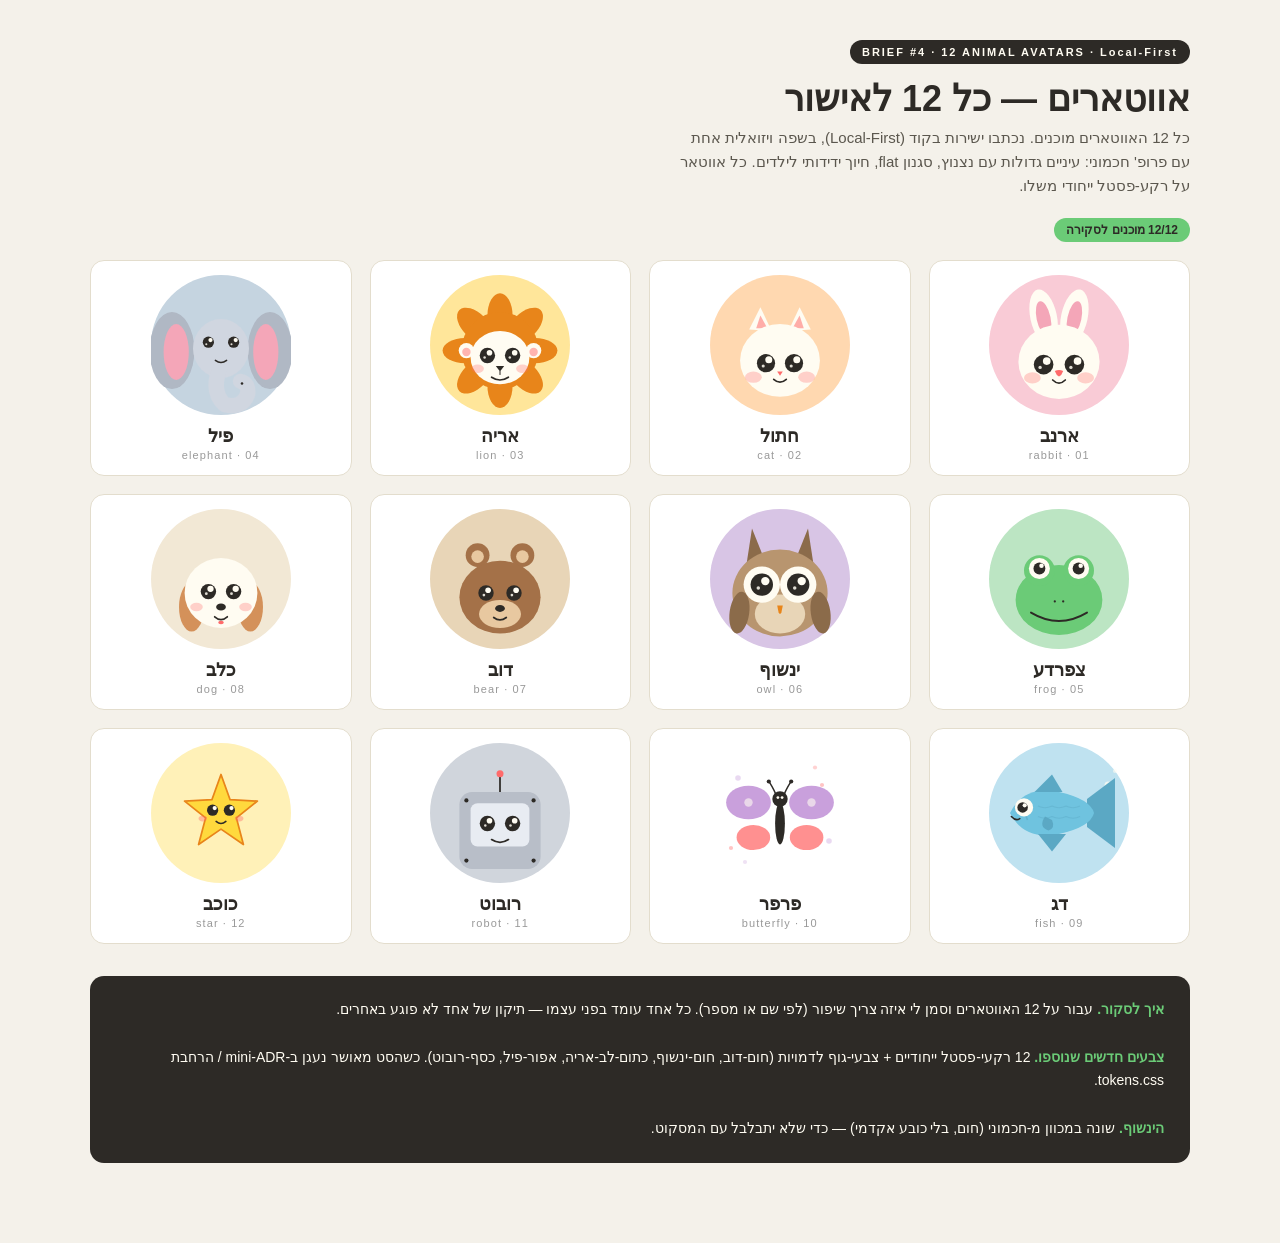
<file: design-mocks/04-avatars-preview.html>
<!DOCTYPE html>
<html lang="he" dir="rtl">
<head>
<meta charset="UTF-8">
<meta name="viewport" content="width=device-width, initial-scale=1">
<title>Brief #4 — All 12 Avatars Preview</title>
<style>
  :root{ --ink:#2D2A26; --cream:#FFFCF2; --mint:#6BCB77; }
  *{ box-sizing:border-box; }
  body{ margin:0; padding:40px 28px 80px; background:#F4F1EA; color:var(--ink);
        font-family:'Heebo','Varela Round',sans-serif; }
  .page{ max-width:1100px; margin:0 auto; }
  .eyebrow{ display:inline-block; font-size:11px; letter-spacing:.18em;
            background:var(--ink); color:var(--cream); padding:6px 12px;
            border-radius:999px; font-weight:700; }
  h1{ font-family:'Varela Round',sans-serif; font-size:36px; margin:14px 0 6px; }
  .intro{ color:#5b574e; max-width:62ch; line-height:1.6; font-size:15px; margin:0 0 20px; }
  .batch-tag{ display:inline-block; background:var(--mint); color:var(--ink);
              padding:5px 12px; border-radius:999px; font-weight:700; font-size:12px; margin-bottom:18px; }
  .grid{ display:grid; grid-template-columns:repeat(4,1fr); gap:18px; margin-bottom:32px; }
  .cell{ background:white; border-radius:14px; padding:14px 10px; text-align:center;
         border:1px solid #e3ddcd; }
  .cell img{ width:140px; height:140px; display:block; margin:0 auto; }
  .cell h3{ font-size:18px; margin:10px 0 2px; }
  .cell .num{ font-size:11px; color:#999; letter-spacing:.1em; }
  .note{ background:var(--ink); color:var(--cream); border-radius:14px;
         padding:22px 26px; line-height:1.7; font-size:14px; }
  .note b{ color:var(--mint); }
</style>
</head>
<body>
<div class="page">
  <span class="eyebrow">BRIEF #4 · 12 ANIMAL AVATARS · Local-First</span>
  <h1>אווטארים — כל 12 לאישור</h1>
  <p class="intro">
    כל 12 האווטארים מוכנים. נכתבו ישירות בקוד (Local-First), בשפה ויזואלית אחת
    עם פרופ' חכמוני: עיניים גדולות עם נצנוץ, סגנון flat, חיוך ידידותי לילדים.
    כל אווטאר על רקע-פסטל ייחודי משלו.
  </p>
  <span class="batch-tag">12/12 מוכנים לסקירה</span>

  <div class="grid">
    <div class="cell"><img src="../assets/avatars/avatar-01-rabbit.svg" alt="ארנב"><h3>ארנב</h3><div class="num">01 · rabbit</div></div>
    <div class="cell"><img src="../assets/avatars/avatar-02-cat.svg" alt="חתול"><h3>חתול</h3><div class="num">02 · cat</div></div>
    <div class="cell"><img src="../assets/avatars/avatar-03-lion.svg" alt="אריה"><h3>אריה</h3><div class="num">03 · lion</div></div>
    <div class="cell"><img src="../assets/avatars/avatar-04-elephant.svg" alt="פיל"><h3>פיל</h3><div class="num">04 · elephant</div></div>
    <div class="cell"><img src="../assets/avatars/avatar-05-frog.svg" alt="צפרדע"><h3>צפרדע</h3><div class="num">05 · frog</div></div>
    <div class="cell"><img src="../assets/avatars/avatar-06-owl.svg" alt="ינשוף"><h3>ינשוף</h3><div class="num">06 · owl</div></div>
    <div class="cell"><img src="../assets/avatars/avatar-07-bear.svg" alt="דוב"><h3>דוב</h3><div class="num">07 · bear</div></div>
    <div class="cell"><img src="../assets/avatars/avatar-08-dog.svg" alt="כלב"><h3>כלב</h3><div class="num">08 · dog</div></div>
    <div class="cell"><img src="../assets/avatars/avatar-09-fish.svg" alt="דג"><h3>דג</h3><div class="num">09 · fish</div></div>
    <div class="cell"><img src="../assets/avatars/avatar-10-butterfly.svg" alt="פרפר"><h3>פרפר</h3><div class="num">10 · butterfly</div></div>
    <div class="cell"><img src="../assets/avatars/avatar-11-robot.svg" alt="רובוט"><h3>רובוט</h3><div class="num">11 · robot</div></div>
    <div class="cell"><img src="../assets/avatars/avatar-12-star.svg" alt="כוכב"><h3>כוכב</h3><div class="num">12 · star</div></div>
  </div>

  <div class="note">
    <b>איך לסקור.</b> עבור על 12 האווטארים וסמן לי איזה צריך שיפור (לפי שם או מספר).
    כל אחד עומד בפני עצמו — תיקון של אחד לא פוגע באחרים.<br><br>
    <b>צבעים חדשים שנוספו.</b> 12 רקעי-פסטל ייחודיים + צבעי-גוף לדמויות (חום-דוב,
    חום-ינשוף, כתום-לב-אריה, אפור-פיל, כסף-רובוט). כשהסט מאושר נעגן ב-mini-ADR /
    הרחבת tokens.css.<br><br>
    <b>הינשוף.</b> שונה במכוון מ-חכמוני (חום, בלי כובע אקדמי) — כדי שלא יתבלבל עם המסקוט.
  </div>
</div>
</body>
</html>
</file>
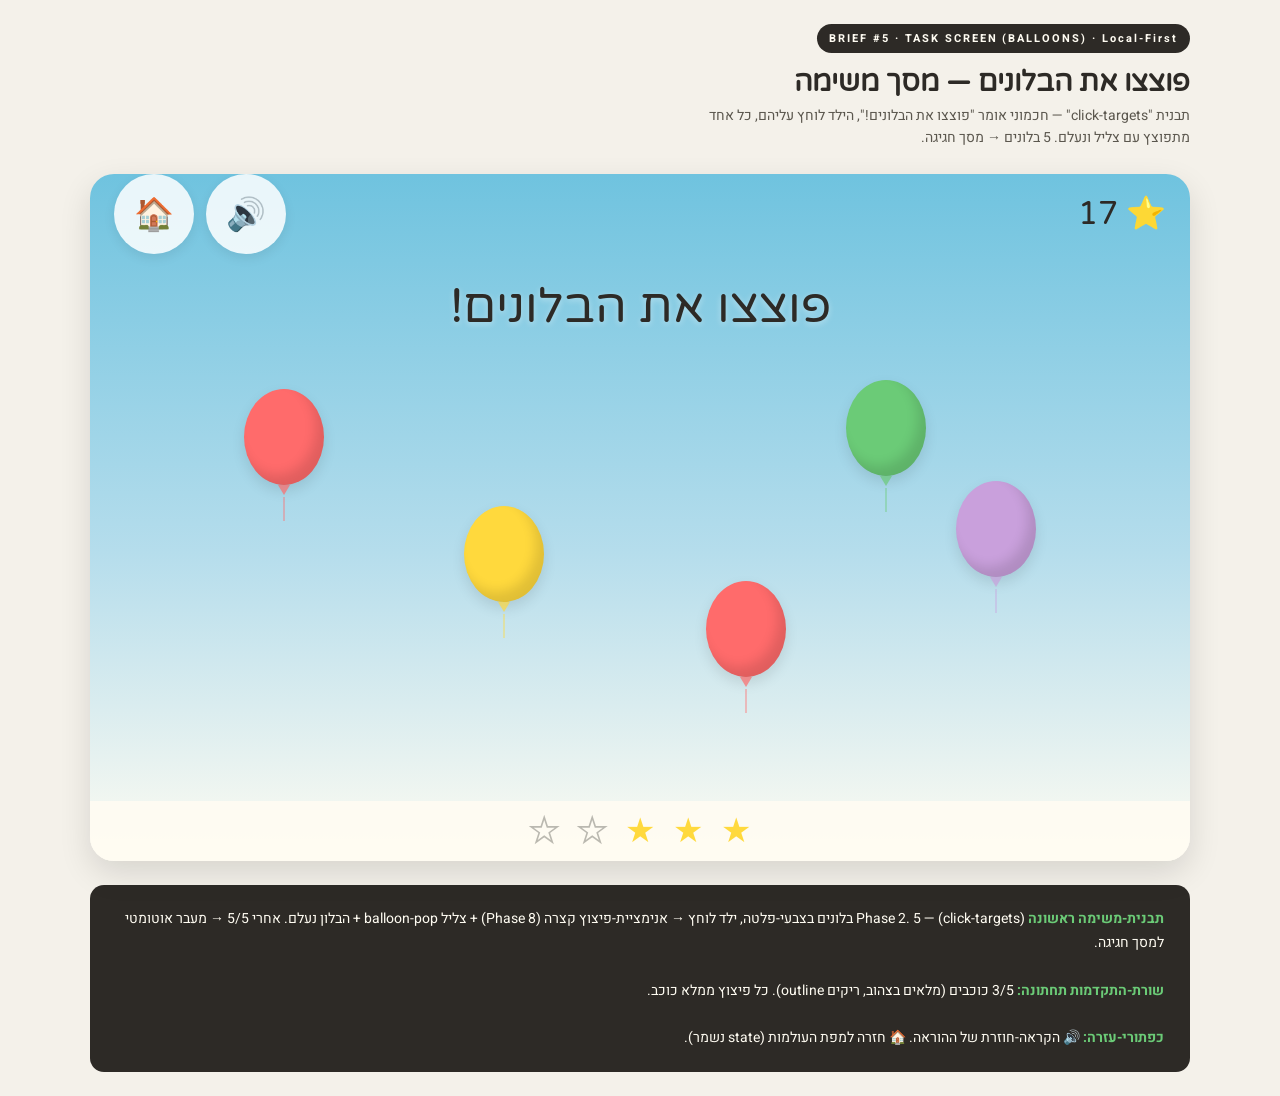
<file: design-mocks/11-task-click-balloons.html>
<!DOCTYPE html>
<html lang="he" dir="rtl">
<head>
<meta charset="UTF-8">
<meta name="viewport" content="width=device-width, initial-scale=1">
<title>חכמוני — פוצצו את הבלונים (Brief #5)</title>
<link rel="preconnect" href="https://fonts.googleapis.com">
<link rel="preconnect" href="https://fonts.gstatic.com" crossorigin>
<link href="https://fonts.googleapis.com/css2?family=Heebo:wght@400;500;700&family=Varela+Round&display=swap" rel="stylesheet">
<style>
  :root{ --sky:#6FC3DF; --sun:#FFD93D; --coral:#FF6B6B; --coral-dark:#B91C1C;
         --mint:#6BCB77; --lavender:#C9A0DC; --cream:#FFFCF2; --ink:#2D2A26; }
  *{ box-sizing:border-box; }
  body{ margin:0; font-family:'Heebo','Varela Round',sans-serif; color:var(--ink); background:#F4F1EA; padding:24px; }
  .page-head{ max-width:1100px; margin:0 auto 20px; }
  .eyebrow{ display:inline-block; font-size:11px; letter-spacing:.18em; background:var(--ink); color:var(--cream); padding:6px 12px; border-radius:999px; font-weight:700; }
  h1.title{ font-family:'Varela Round',sans-serif; font-size:28px; margin:12px 0 6px; }
  .intro{ color:#5b574e; max-width:64ch; line-height:1.6; font-size:14px; margin:0; }

  .screen{ max-width:1100px; margin:24px auto 0; aspect-ratio:16/10; position:relative;
           border-radius:24px; overflow:hidden;
           background:linear-gradient(180deg, var(--sky) 0%, #B5DDEC 55%, var(--cream) 100%);
           box-shadow:0 12px 32px rgba(0,0,0,.12); }

  .header{ position:absolute; top:0; left:0; right:0; height:80px; padding:16px 24px;
           display:flex; align-items:center; justify-content:space-between; }
  .star-count{ font-family:'Varela Round',sans-serif; font-size:32px; color:var(--ink);
               display:flex; align-items:center; gap:8px; }
  .star-count .star{ color:var(--sun); }
  .btn-icon{ width:80px; height:80px; border-radius:9999px; background:rgba(255,255,255,.85);
             display:flex; align-items:center; justify-content:center; font-size:32px;
             cursor:pointer; box-shadow:0 4px 12px rgba(0,0,0,.08); border:none; }
  .header-buttons{ display:flex; gap:12px; }

  .task-title{ position:absolute; top:104px; left:50%; transform:translateX(-50%);
               font-family:'Varela Round',sans-serif; font-size:48px; color:var(--ink);
               white-space:nowrap; text-shadow:0 2px 6px rgba(255,255,255,.4); }

  .balloons{ position:absolute; top:190px; bottom:80px; left:0; right:0; }
  .balloon{ position:absolute; cursor:pointer; }
  .balloon .body{ width:80px; height:96px; border-radius:50%; position:relative;
                  background:currentColor; box-shadow:inset -8px -10px 12px rgba(0,0,0,.12),
                                                    0 6px 14px rgba(0,0,0,.10); }
  .balloon .tie{ position:absolute; top:96px; left:50%; transform:translateX(-50%);
                 width:0; height:0; border-left:6px solid transparent;
                 border-right:6px solid transparent; border-top:10px solid currentColor; opacity:.7; }
  .balloon .string{ position:absolute; top:108px; left:50%; width:2px; height:24px;
                    background:currentColor; opacity:.4; transform:translateX(-50%); }
  .balloon.b1{ top:6%; left:14%; color:var(--coral); }
  .balloon.b2{ top:4%; right:24%; color:var(--mint); }
  .balloon.b3{ top:34%; left:34%; color:var(--sun); }
  .balloon.b4{ top:28%; right:14%; color:var(--lavender); }
  .balloon.b5{ top:52%; left:56%; color:var(--coral); }

  .progress{ position:absolute; bottom:0; left:0; right:0; height:60px;
             display:flex; align-items:center; justify-content:center; gap:18px;
             background:rgba(255,252,242,.92); }
  .pstar{ font-size:34px; color:var(--sun); line-height:1; }
  .pstar.empty{ color:transparent; -webkit-text-stroke:1.6px rgba(45,42,38,.32); }

  .notes{ max-width:1100px; margin:24px auto 0; background:var(--ink); color:var(--cream);
          border-radius:14px; padding:22px 26px; font-size:14px; line-height:1.7; }
  .notes b{ color:var(--mint); }
</style>
</head>
<body>
  <div class="page-head">
    <span class="eyebrow">BRIEF #5 · TASK SCREEN (BALLOONS) · Local-First</span>
    <h1 class="title">פוצצו את הבלונים — מסך משימה</h1>
    <p class="intro">תבנית "click-targets" — חכמוני אומר "פוצצו את הבלונים!", הילד לוחץ עליהם, כל אחד מתפוצץ עם צליל ונעלם. 5 בלונים → מסך חגיגה.</p>
  </div>

  <div class="screen">
    <div class="header">
      <div class="star-count"><span class="star">⭐</span><span>17</span></div>
      <div class="header-buttons">
        <button class="btn-icon" title="שמע שוב" aria-label="שמע שוב את ההוראה">🔊</button>
        <button class="btn-icon" title="חזרה למפה" aria-label="חזרה למפת העולמות">🏠</button>
      </div>
    </div>
    <div class="task-title">פוצצו את הבלונים!</div>
    <div class="balloons">
      <div class="balloon b1"><div class="body"></div><div class="tie"></div><div class="string"></div></div>
      <div class="balloon b2"><div class="body"></div><div class="tie"></div><div class="string"></div></div>
      <div class="balloon b3"><div class="body"></div><div class="tie"></div><div class="string"></div></div>
      <div class="balloon b4"><div class="body"></div><div class="tie"></div><div class="string"></div></div>
      <div class="balloon b5"><div class="body"></div><div class="tie"></div><div class="string"></div></div>
    </div>
    <div class="progress">
      <span class="pstar">★</span>
      <span class="pstar">★</span>
      <span class="pstar">★</span>
      <span class="pstar empty">★</span>
      <span class="pstar empty">★</span>
    </div>
  </div>

  <div class="notes">
    <b>תבנית-משימה ראשונה</b> (click-targets) — Phase 2. 5 בלונים בצבעי-פלטה, ילד
    לוחץ → אנימציית-פיצוץ קצרה (Phase 8) + צליל balloon-pop + הבלון נעלם. אחרי 5/5 →
    מעבר אוטומטי למסך חגיגה.<br><br>
    <b>שורת-התקדמות תחתונה:</b> 3/5 כוכבים (מלאים בצהוב, ריקים outline). כל פיצוץ ממלא כוכב.<br><br>
    <b>כפתורי-עזרה:</b> 🔊 הקראה-חוזרת של ההוראה. 🏠 חזרה למפת העולמות (state נשמר).
  </div>
</body>
</html>
</file>
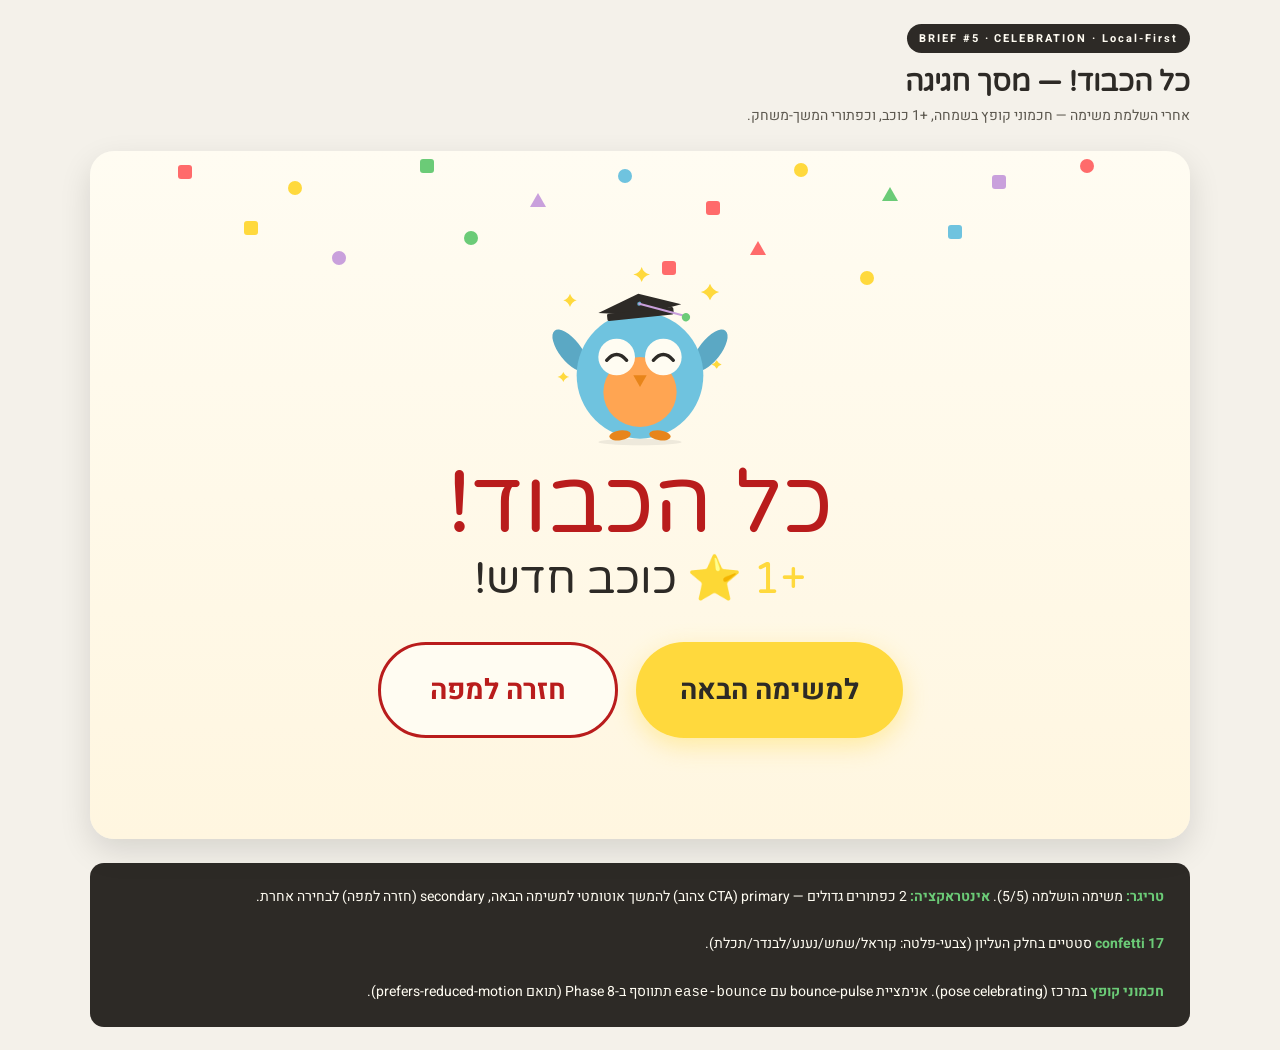
<file: design-mocks/12-success-celebration.html>
<!DOCTYPE html>
<html lang="he" dir="rtl">
<head>
<meta charset="UTF-8">
<meta name="viewport" content="width=device-width, initial-scale=1">
<title>חכמוני — כל הכבוד! (Brief #5)</title>
<link rel="preconnect" href="https://fonts.googleapis.com">
<link rel="preconnect" href="https://fonts.gstatic.com" crossorigin>
<link href="https://fonts.googleapis.com/css2?family=Heebo:wght@400;500;700&family=Varela+Round&display=swap" rel="stylesheet">
<style>
  :root{ --sky:#6FC3DF; --sun:#FFD93D; --coral:#FF6B6B; --coral-dark:#B91C1C;
         --mint:#6BCB77; --lavender:#C9A0DC; --cream:#FFFCF2; --ink:#2D2A26; }
  *{ box-sizing:border-box; }
  body{ margin:0; font-family:'Heebo','Varela Round',sans-serif; color:var(--ink); background:#F4F1EA; padding:24px; }
  .page-head{ max-width:1100px; margin:0 auto 20px; }
  .eyebrow{ display:inline-block; font-size:11px; letter-spacing:.18em; background:var(--ink); color:var(--cream); padding:6px 12px; border-radius:999px; font-weight:700; }
  h1.title{ font-family:'Varela Round',sans-serif; font-size:28px; margin:12px 0 6px; }
  .intro{ color:#5b574e; max-width:64ch; line-height:1.6; font-size:14px; margin:0; }

  .screen{ max-width:1100px; margin:24px auto 0; aspect-ratio:16/10; position:relative;
           border-radius:24px; overflow:hidden;
           background:linear-gradient(180deg, var(--cream) 0%, #FFF6E0 100%);
           box-shadow:0 12px 32px rgba(0,0,0,.12);
           display:flex; flex-direction:column; align-items:center; justify-content:center; padding:40px; }

  .confetti{ position:absolute; top:0; left:0; right:0; height:240px; pointer-events:none; }
  .confetti span{ position:absolute; width:14px; height:14px; }
  .confetti span.sq{ border-radius:3px; }
  .confetti span.ci{ border-radius:9999px; }
  .confetti span.tr{ width:0; height:0; border-left:8px solid transparent;
                     border-right:8px solid transparent; border-bottom:14px solid currentColor;
                     background:transparent !important; }

  .mascot-img{ width:200px; height:200px; }
  .headline{ font-family:'Varela Round',sans-serif; font-size:88px; color:var(--coral-dark);
             margin:8px 0 4px; line-height:1; }
  .sub{ font-family:'Varela Round',sans-serif; font-size:44px; color:var(--ink);
        margin:0 0 36px; display:flex; align-items:center; gap:10px; }
  .sub .yellow{ color:var(--sun); }

  .buttons{ display:flex; gap:18px; flex-wrap:wrap; justify-content:center; }
  .btn{ font-family:'Heebo',sans-serif; font-weight:700; font-size:28px;
        padding:24px 44px; border-radius:9999px; border:none; cursor:pointer;
        min-height:96px; min-width:240px; }
  .btn.primary{ background:var(--sun); color:var(--ink);
                box-shadow:0 8px 24px rgba(255,217,61,.4); }
  .btn.secondary{ background:var(--cream); color:var(--coral-dark);
                  border:3px solid var(--coral-dark); }

  .notes{ max-width:1100px; margin:24px auto 0; background:var(--ink); color:var(--cream);
          border-radius:14px; padding:22px 26px; font-size:14px; line-height:1.7; }
  .notes b{ color:var(--mint); }
</style>
</head>
<body>
  <div class="page-head">
    <span class="eyebrow">BRIEF #5 · CELEBRATION · Local-First</span>
    <h1 class="title">כל הכבוד! — מסך חגיגה</h1>
    <p class="intro">אחרי השלמת משימה — חכמוני קופץ בשמחה, +1 כוכב, וכפתורי המשך-משחק.</p>
  </div>

  <div class="screen">
    <div class="confetti">
      <span class="sq" style="background:var(--coral);top:14px;left:8%;"></span>
      <span class="ci" style="background:var(--sun);top:30px;left:18%;"></span>
      <span class="sq" style="background:var(--mint);top:8px;left:30%;"></span>
      <span class="tr" style="color:var(--lavender);top:42px;left:40%;"></span>
      <span class="ci" style="background:var(--sky);top:18px;left:48%;"></span>
      <span class="sq" style="background:var(--coral);top:50px;left:56%;"></span>
      <span class="ci" style="background:var(--sun);top:12px;left:64%;"></span>
      <span class="tr" style="color:var(--mint);top:36px;left:72%;"></span>
      <span class="sq" style="background:var(--lavender);top:24px;left:82%;"></span>
      <span class="ci" style="background:var(--coral);top:8px;left:90%;"></span>
      <span class="sq" style="background:var(--sun);top:70px;left:14%;"></span>
      <span class="ci" style="background:var(--mint);top:80px;left:34%;"></span>
      <span class="tr" style="color:var(--coral);top:90px;left:60%;"></span>
      <span class="sq" style="background:var(--sky);top:74px;left:78%;"></span>
      <span class="ci" style="background:var(--lavender);top:100px;left:22%;"></span>
      <span class="sq" style="background:var(--coral);top:110px;left:52%;"></span>
      <span class="ci" style="background:var(--sun);top:120px;left:70%;"></span>
    </div>

    <img class="mascot-img" src="../assets/mascot/professor-chachmoni-celebrating.svg" alt="חכמוני חוגג">
    <div class="headline">כל הכבוד!</div>
    <div class="sub"><span class="yellow">+1 ⭐</span><span>כוכב חדש!</span></div>
    <div class="buttons">
      <button class="btn primary">למשימה הבאה</button>
      <button class="btn secondary">חזרה למפה</button>
    </div>
  </div>

  <div class="notes">
    <b>טריגר:</b> משימה הושלמה (5/5). <b>אינטראקציה:</b> 2 כפתורים גדולים — primary
    (CTA צהוב) להמשך אוטומטי למשימה הבאה, secondary (חזרה למפה) לבחירה אחרת.<br><br>
    <b>17 confetti</b> סטטיים בחלק העליון (צבעי-פלטה: קוראל/שמש/נענע/לבנדר/תכלת).<br><br>
    <b>חכמוני קופץ</b> במרכז (pose celebrating). אנימציית bounce-pulse עם
    <code>ease-bounce</code> תתווסף ב-Phase 8 (תואם prefers-reduced-motion).
  </div>
</body>
</html>
</file>
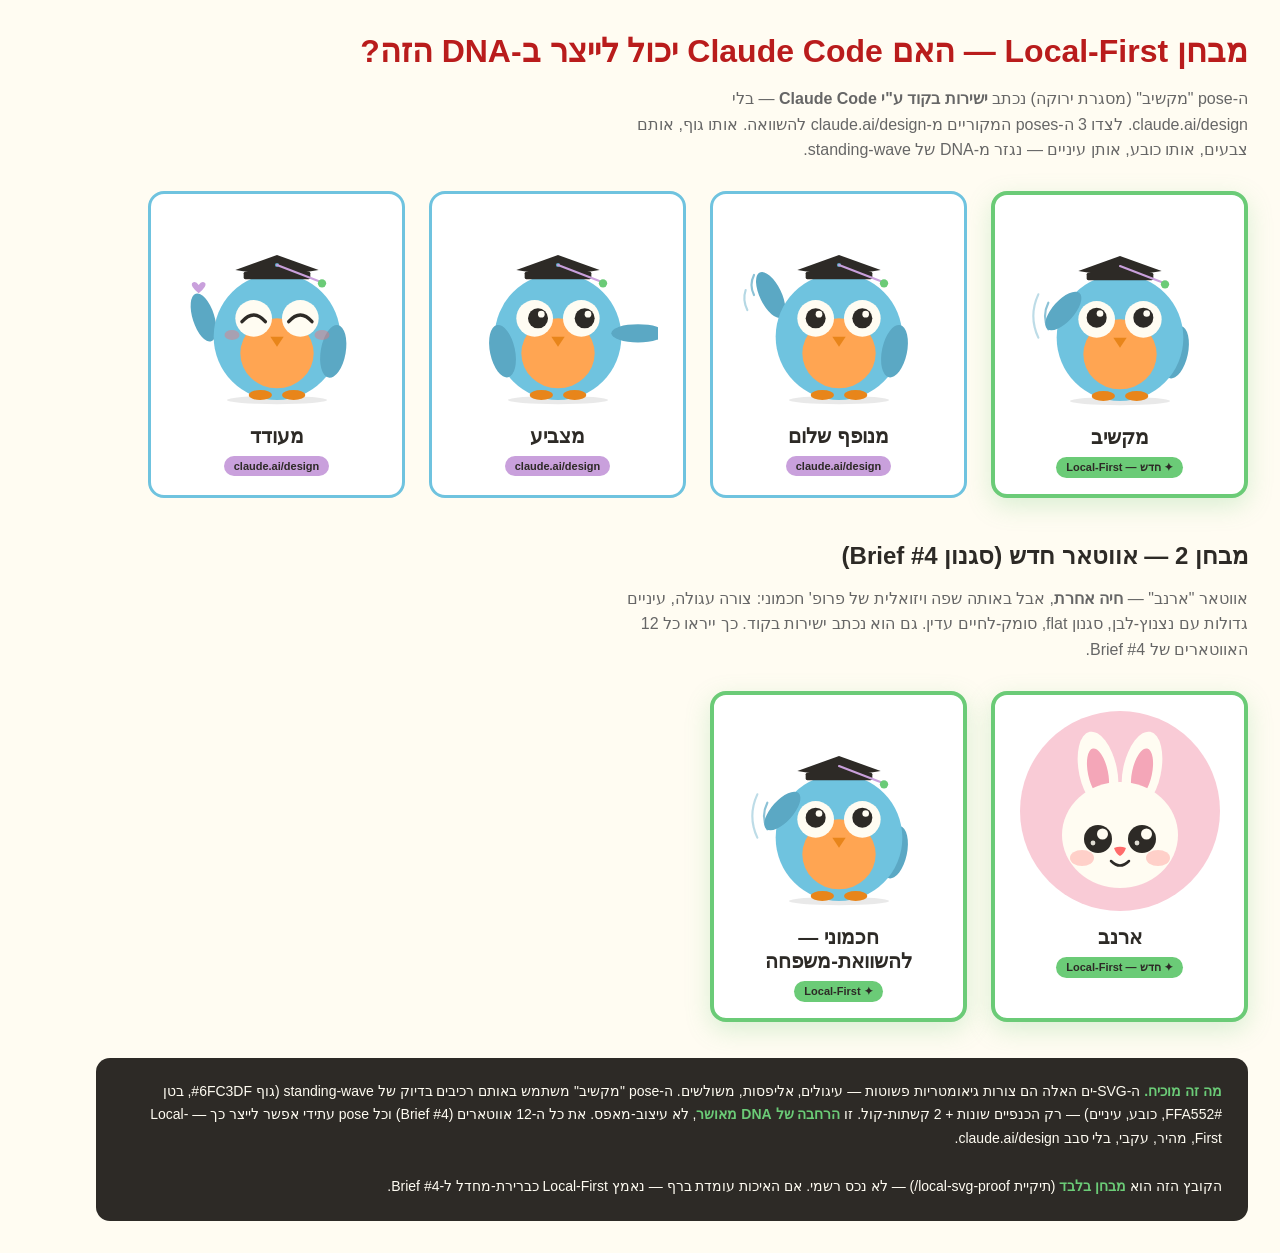
<file: design-mocks/local-svg-proof/preview.html>
<!DOCTYPE html>
<html lang="he" dir="rtl">
<head>
<meta charset="UTF-8">
<meta name="viewport" content="width=device-width, initial-scale=1">
<title>מבחן Local-First — pose חדש של פרופ' חכמוני</title>
<style>
  body{ font-family:'Heebo','Varela Round',sans-serif; background:#FFFCF2; color:#2D2A26;
        margin:0; padding:32px; }
  h1{ font-size:32px; color:#B91C1C; margin:0 0 6px; }
  .meta{ color:#666; margin-bottom:28px; max-width:70ch; line-height:1.6; }
  .grid{ display:grid; grid-template-columns:repeat(4,1fr); gap:24px; max-width:1100px; }
  .pose{ background:white; border:3px solid #6FC3DF; border-radius:16px; padding:16px; text-align:center; }
  .pose.new{ border-color:#6BCB77; border-width:4px; box-shadow:0 8px 24px rgba(107,203,119,.25); }
  .pose img{ width:200px; height:200px; display:block; margin:0 auto; }
  .pose h3{ font-size:20px; margin:14px 0 2px; }
  .badge{ display:inline-block; font-size:11px; font-weight:700; padding:4px 10px;
          border-radius:999px; margin-top:6px; }
  .badge.new{ background:#6BCB77; color:#2D2A26; }
  .badge.ai{ background:#C9A0DC; color:#2D2A26; }
  .note{ margin-top:36px; background:#2D2A26; color:#FFFCF2; border-radius:14px;
         padding:22px 26px; max-width:1100px; line-height:1.7; font-size:14px; }
  .note b{ color:#6BCB77; }
</style>
</head>
<body>
  <h1>מבחן Local-First — האם Claude Code יכול לייצר ב-DNA הזה?</h1>
  <p class="meta">
    ה-pose "מקשיב" (מסגרת ירוקה) נכתב <b>ישירות בקוד ע"י Claude Code</b> — בלי claude.ai/design.
    לצדו 3 ה-poses המקוריים מ-claude.ai/design להשוואה. אותו גוף, אותם צבעים, אותו כובע,
    אותן עיניים — נגזר מ-DNA של standing-wave.
  </p>

  <div class="grid">
    <div class="pose new">
      <img src="professor-chachmoni-listening.svg" alt="פרופ' חכמוני מקשיב">
      <h3>מקשיב</h3>
      <span class="badge new">✦ חדש — Local-First</span>
    </div>
    <div class="pose">
      <img src="../../assets/mascot/professor-chachmoni-standing-wave.svg" alt="מנופף שלום">
      <h3>מנופף שלום</h3>
      <span class="badge ai">claude.ai/design</span>
    </div>
    <div class="pose">
      <img src="../../assets/mascot/professor-chachmoni-pointing.svg" alt="מצביע">
      <h3>מצביע</h3>
      <span class="badge ai">claude.ai/design</span>
    </div>
    <div class="pose">
      <img src="../../assets/mascot/professor-chachmoni-encouraging.svg" alt="מעודד">
      <h3>מעודד</h3>
      <span class="badge ai">claude.ai/design</span>
    </div>
  </div>

  <h2 style="margin:44px 0 6px;font-size:24px;">מבחן 2 — אווטאר חדש (סגנון Brief #4)</h2>
  <p class="meta">
    אווטאר "ארנב" — <b>חיה אחרת</b>, אבל באותה שפה ויזואלית של פרופ' חכמוני:
    צורה עגולה, עיניים גדולות עם נצנוץ-לבן, סגנון flat, סומק-לחיים עדין. גם הוא
    נכתב ישירות בקוד. כך ייראו כל 12 האווטארים של Brief #4.
  </p>
  <div class="grid">
    <div class="pose new">
      <img src="avatar-rabbit.svg" alt="אווטאר ארנב">
      <h3>ארנב</h3>
      <span class="badge new">✦ חדש — Local-First</span>
    </div>
    <div class="pose new">
      <img src="professor-chachmoni-listening.svg" alt="פרופ' חכמוני מקשיב">
      <h3>חכמוני — להשוואת-משפחה</h3>
      <span class="badge new">✦ Local-First</span>
    </div>
  </div>

  <div class="note">
    <b>מה זה מוכיח.</b> ה-SVG-ים האלה הם צורות גיאומטריות פשוטות — עיגולים, אליפסות,
    משולשים. ה-pose "מקשיב" משתמש באותם רכיבים בדיוק של standing-wave (גוף #6FC3DF,
    בטן #FFA552, כובע, עיניים) — רק הכנפיים שונות + 2 קשתות-קול. זו <b>הרחבה של DNA
    מאושר</b>, לא עיצוב-מאפס. את כל ה-12 אווטארים (Brief #4) וכל pose עתידי אפשר
    לייצר כך — Local-First, מהיר, עקבי, בלי סבב claude.ai/design.<br><br>
    הקובץ הזה הוא <b>מבחן בלבד</b> (תיקיית local-svg-proof/) — לא נכס רשמי. אם האיכות
    עומדת ברף — נאמץ Local-First כברירת-מחדל ל-Brief #4.
  </div>
</body>
</html>
</file>
<file: assets/fonts/fonts.css>
/* hebrew */
@font-face {
  font-family: 'Heebo';
  font-style: normal;
  font-weight: 400;
  font-display: swap;
  src: url(heebo-NGS6v5_NC0k9P9H0TbFzsQ.woff2) format('woff2');
  unicode-range: U+0307-0308, U+0590-05FF, U+200C-2010, U+20AA, U+25CC, U+FB1D-FB4F;
}
/* math */
@font-face {
  font-family: 'Heebo';
  font-style: normal;
  font-weight: 400;
  font-display: swap;
  src: url(heebo-NGS6v5_NC0k9P9GKTbFzsQ.woff2) format('woff2');
  unicode-range: U+0302-0303, U+0305, U+0307-0308, U+0310, U+0312, U+0315, U+031A, U+0326-0327, U+032C, U+032F-0330, U+0332-0333, U+0338, U+033A, U+0346, U+034D, U+0391-03A1, U+03A3-03A9, U+03B1-03C9, U+03D1, U+03D5-03D6, U+03F0-03F1, U+03F4-03F5, U+2016-2017, U+2034-2038, U+203C, U+2040, U+2043, U+2047, U+2050, U+2057, U+205F, U+2070-2071, U+2074-208E, U+2090-209C, U+20D0-20DC, U+20E1, U+20E5-20EF, U+2100-2112, U+2114-2115, U+2117-2121, U+2123-214F, U+2190, U+2192, U+2194-21AE, U+21B0-21E5, U+21F1-21F2, U+21F4-2211, U+2213-2214, U+2216-22FF, U+2308-230B, U+2310, U+2319, U+231C-2321, U+2336-237A, U+237C, U+2395, U+239B-23B7, U+23D0, U+23DC-23E1, U+2474-2475, U+25AF, U+25B3, U+25B7, U+25BD, U+25C1, U+25CA, U+25CC, U+25FB, U+266D-266F, U+27C0-27FF, U+2900-2AFF, U+2B0E-2B11, U+2B30-2B4C, U+2BFE, U+3030, U+FF5B, U+FF5D, U+1D400-1D7FF, U+1EE00-1EEFF;
}
/* symbols */
@font-face {
  font-family: 'Heebo';
  font-style: normal;
  font-weight: 400;
  font-display: swap;
  src: url(heebo-NGS6v5_NC0k9P9GYTbFzsQ.woff2) format('woff2');
  unicode-range: U+0001-000C, U+000E-001F, U+007F-009F, U+20DD-20E0, U+20E2-20E4, U+2150-218F, U+2190, U+2192, U+2194-2199, U+21AF, U+21E6-21F0, U+21F3, U+2218-2219, U+2299, U+22C4-22C6, U+2300-243F, U+2440-244A, U+2460-24FF, U+25A0-27BF, U+2800-28FF, U+2921-2922, U+2981, U+29BF, U+29EB, U+2B00-2BFF, U+4DC0-4DFF, U+FFF9-FFFB, U+10140-1018E, U+10190-1019C, U+101A0, U+101D0-101FD, U+102E0-102FB, U+10E60-10E7E, U+1D2C0-1D2D3, U+1D2E0-1D37F, U+1F000-1F0FF, U+1F100-1F1AD, U+1F1E6-1F1FF, U+1F30D-1F30F, U+1F315, U+1F31C, U+1F31E, U+1F320-1F32C, U+1F336, U+1F378, U+1F37D, U+1F382, U+1F393-1F39F, U+1F3A7-1F3A8, U+1F3AC-1F3AF, U+1F3C2, U+1F3C4-1F3C6, U+1F3CA-1F3CE, U+1F3D4-1F3E0, U+1F3ED, U+1F3F1-1F3F3, U+1F3F5-1F3F7, U+1F408, U+1F415, U+1F41F, U+1F426, U+1F43F, U+1F441-1F442, U+1F444, U+1F446-1F449, U+1F44C-1F44E, U+1F453, U+1F46A, U+1F47D, U+1F4A3, U+1F4B0, U+1F4B3, U+1F4B9, U+1F4BB, U+1F4BF, U+1F4C8-1F4CB, U+1F4D6, U+1F4DA, U+1F4DF, U+1F4E3-1F4E6, U+1F4EA-1F4ED, U+1F4F7, U+1F4F9-1F4FB, U+1F4FD-1F4FE, U+1F503, U+1F507-1F50B, U+1F50D, U+1F512-1F513, U+1F53E-1F54A, U+1F54F-1F5FA, U+1F610, U+1F650-1F67F, U+1F687, U+1F68D, U+1F691, U+1F694, U+1F698, U+1F6AD, U+1F6B2, U+1F6B9-1F6BA, U+1F6BC, U+1F6C6-1F6CF, U+1F6D3-1F6D7, U+1F6E0-1F6EA, U+1F6F0-1F6F3, U+1F6F7-1F6FC, U+1F700-1F7FF, U+1F800-1F80B, U+1F810-1F847, U+1F850-1F859, U+1F860-1F887, U+1F890-1F8AD, U+1F8B0-1F8BB, U+1F8C0-1F8C1, U+1F900-1F90B, U+1F93B, U+1F946, U+1F984, U+1F996, U+1F9E9, U+1FA00-1FA6F, U+1FA70-1FA7C, U+1FA80-1FA89, U+1FA8F-1FAC6, U+1FACE-1FADC, U+1FADF-1FAE9, U+1FAF0-1FAF8, U+1FB00-1FBFF;
}
/* latin-ext */
@font-face {
  font-family: 'Heebo';
  font-style: normal;
  font-weight: 400;
  font-display: swap;
  src: url(heebo-NGS6v5_NC0k9P9H4TbFzsQ.woff2) format('woff2');
  unicode-range: U+0100-02BA, U+02BD-02C5, U+02C7-02CC, U+02CE-02D7, U+02DD-02FF, U+0304, U+0308, U+0329, U+1D00-1DBF, U+1E00-1E9F, U+1EF2-1EFF, U+2020, U+20A0-20AB, U+20AD-20C0, U+2113, U+2C60-2C7F, U+A720-A7FF;
}
/* latin */
@font-face {
  font-family: 'Heebo';
  font-style: normal;
  font-weight: 400;
  font-display: swap;
  src: url(heebo-NGS6v5_NC0k9P9H2TbE.woff2) format('woff2');
  unicode-range: U+0000-00FF, U+0131, U+0152-0153, U+02BB-02BC, U+02C6, U+02DA, U+02DC, U+0304, U+0308, U+0329, U+2000-206F, U+20AC, U+2122, U+2191, U+2193, U+2212, U+2215, U+FEFF, U+FFFD;
}
/* hebrew */
@font-face {
  font-family: 'Heebo';
  font-style: normal;
  font-weight: 500;
  font-display: swap;
  src: url(heebo-NGS6v5_NC0k9P9H0TbFzsQ.woff2) format('woff2');
  unicode-range: U+0307-0308, U+0590-05FF, U+200C-2010, U+20AA, U+25CC, U+FB1D-FB4F;
}
/* math */
@font-face {
  font-family: 'Heebo';
  font-style: normal;
  font-weight: 500;
  font-display: swap;
  src: url(heebo-NGS6v5_NC0k9P9GKTbFzsQ.woff2) format('woff2');
  unicode-range: U+0302-0303, U+0305, U+0307-0308, U+0310, U+0312, U+0315, U+031A, U+0326-0327, U+032C, U+032F-0330, U+0332-0333, U+0338, U+033A, U+0346, U+034D, U+0391-03A1, U+03A3-03A9, U+03B1-03C9, U+03D1, U+03D5-03D6, U+03F0-03F1, U+03F4-03F5, U+2016-2017, U+2034-2038, U+203C, U+2040, U+2043, U+2047, U+2050, U+2057, U+205F, U+2070-2071, U+2074-208E, U+2090-209C, U+20D0-20DC, U+20E1, U+20E5-20EF, U+2100-2112, U+2114-2115, U+2117-2121, U+2123-214F, U+2190, U+2192, U+2194-21AE, U+21B0-21E5, U+21F1-21F2, U+21F4-2211, U+2213-2214, U+2216-22FF, U+2308-230B, U+2310, U+2319, U+231C-2321, U+2336-237A, U+237C, U+2395, U+239B-23B7, U+23D0, U+23DC-23E1, U+2474-2475, U+25AF, U+25B3, U+25B7, U+25BD, U+25C1, U+25CA, U+25CC, U+25FB, U+266D-266F, U+27C0-27FF, U+2900-2AFF, U+2B0E-2B11, U+2B30-2B4C, U+2BFE, U+3030, U+FF5B, U+FF5D, U+1D400-1D7FF, U+1EE00-1EEFF;
}
/* symbols */
@font-face {
  font-family: 'Heebo';
  font-style: normal;
  font-weight: 500;
  font-display: swap;
  src: url(heebo-NGS6v5_NC0k9P9GYTbFzsQ.woff2) format('woff2');
  unicode-range: U+0001-000C, U+000E-001F, U+007F-009F, U+20DD-20E0, U+20E2-20E4, U+2150-218F, U+2190, U+2192, U+2194-2199, U+21AF, U+21E6-21F0, U+21F3, U+2218-2219, U+2299, U+22C4-22C6, U+2300-243F, U+2440-244A, U+2460-24FF, U+25A0-27BF, U+2800-28FF, U+2921-2922, U+2981, U+29BF, U+29EB, U+2B00-2BFF, U+4DC0-4DFF, U+FFF9-FFFB, U+10140-1018E, U+10190-1019C, U+101A0, U+101D0-101FD, U+102E0-102FB, U+10E60-10E7E, U+1D2C0-1D2D3, U+1D2E0-1D37F, U+1F000-1F0FF, U+1F100-1F1AD, U+1F1E6-1F1FF, U+1F30D-1F30F, U+1F315, U+1F31C, U+1F31E, U+1F320-1F32C, U+1F336, U+1F378, U+1F37D, U+1F382, U+1F393-1F39F, U+1F3A7-1F3A8, U+1F3AC-1F3AF, U+1F3C2, U+1F3C4-1F3C6, U+1F3CA-1F3CE, U+1F3D4-1F3E0, U+1F3ED, U+1F3F1-1F3F3, U+1F3F5-1F3F7, U+1F408, U+1F415, U+1F41F, U+1F426, U+1F43F, U+1F441-1F442, U+1F444, U+1F446-1F449, U+1F44C-1F44E, U+1F453, U+1F46A, U+1F47D, U+1F4A3, U+1F4B0, U+1F4B3, U+1F4B9, U+1F4BB, U+1F4BF, U+1F4C8-1F4CB, U+1F4D6, U+1F4DA, U+1F4DF, U+1F4E3-1F4E6, U+1F4EA-1F4ED, U+1F4F7, U+1F4F9-1F4FB, U+1F4FD-1F4FE, U+1F503, U+1F507-1F50B, U+1F50D, U+1F512-1F513, U+1F53E-1F54A, U+1F54F-1F5FA, U+1F610, U+1F650-1F67F, U+1F687, U+1F68D, U+1F691, U+1F694, U+1F698, U+1F6AD, U+1F6B2, U+1F6B9-1F6BA, U+1F6BC, U+1F6C6-1F6CF, U+1F6D3-1F6D7, U+1F6E0-1F6EA, U+1F6F0-1F6F3, U+1F6F7-1F6FC, U+1F700-1F7FF, U+1F800-1F80B, U+1F810-1F847, U+1F850-1F859, U+1F860-1F887, U+1F890-1F8AD, U+1F8B0-1F8BB, U+1F8C0-1F8C1, U+1F900-1F90B, U+1F93B, U+1F946, U+1F984, U+1F996, U+1F9E9, U+1FA00-1FA6F, U+1FA70-1FA7C, U+1FA80-1FA89, U+1FA8F-1FAC6, U+1FACE-1FADC, U+1FADF-1FAE9, U+1FAF0-1FAF8, U+1FB00-1FBFF;
}
/* latin-ext */
@font-face {
  font-family: 'Heebo';
  font-style: normal;
  font-weight: 500;
  font-display: swap;
  src: url(heebo-NGS6v5_NC0k9P9H4TbFzsQ.woff2) format('woff2');
  unicode-range: U+0100-02BA, U+02BD-02C5, U+02C7-02CC, U+02CE-02D7, U+02DD-02FF, U+0304, U+0308, U+0329, U+1D00-1DBF, U+1E00-1E9F, U+1EF2-1EFF, U+2020, U+20A0-20AB, U+20AD-20C0, U+2113, U+2C60-2C7F, U+A720-A7FF;
}
/* latin */
@font-face {
  font-family: 'Heebo';
  font-style: normal;
  font-weight: 500;
  font-display: swap;
  src: url(heebo-NGS6v5_NC0k9P9H2TbE.woff2) format('woff2');
  unicode-range: U+0000-00FF, U+0131, U+0152-0153, U+02BB-02BC, U+02C6, U+02DA, U+02DC, U+0304, U+0308, U+0329, U+2000-206F, U+20AC, U+2122, U+2191, U+2193, U+2212, U+2215, U+FEFF, U+FFFD;
}
/* hebrew */
@font-face {
  font-family: 'Heebo';
  font-style: normal;
  font-weight: 700;
  font-display: swap;
  src: url(heebo-NGS6v5_NC0k9P9H0TbFzsQ.woff2) format('woff2');
  unicode-range: U+0307-0308, U+0590-05FF, U+200C-2010, U+20AA, U+25CC, U+FB1D-FB4F;
}
/* math */
@font-face {
  font-family: 'Heebo';
  font-style: normal;
  font-weight: 700;
  font-display: swap;
  src: url(heebo-NGS6v5_NC0k9P9GKTbFzsQ.woff2) format('woff2');
  unicode-range: U+0302-0303, U+0305, U+0307-0308, U+0310, U+0312, U+0315, U+031A, U+0326-0327, U+032C, U+032F-0330, U+0332-0333, U+0338, U+033A, U+0346, U+034D, U+0391-03A1, U+03A3-03A9, U+03B1-03C9, U+03D1, U+03D5-03D6, U+03F0-03F1, U+03F4-03F5, U+2016-2017, U+2034-2038, U+203C, U+2040, U+2043, U+2047, U+2050, U+2057, U+205F, U+2070-2071, U+2074-208E, U+2090-209C, U+20D0-20DC, U+20E1, U+20E5-20EF, U+2100-2112, U+2114-2115, U+2117-2121, U+2123-214F, U+2190, U+2192, U+2194-21AE, U+21B0-21E5, U+21F1-21F2, U+21F4-2211, U+2213-2214, U+2216-22FF, U+2308-230B, U+2310, U+2319, U+231C-2321, U+2336-237A, U+237C, U+2395, U+239B-23B7, U+23D0, U+23DC-23E1, U+2474-2475, U+25AF, U+25B3, U+25B7, U+25BD, U+25C1, U+25CA, U+25CC, U+25FB, U+266D-266F, U+27C0-27FF, U+2900-2AFF, U+2B0E-2B11, U+2B30-2B4C, U+2BFE, U+3030, U+FF5B, U+FF5D, U+1D400-1D7FF, U+1EE00-1EEFF;
}
/* symbols */
@font-face {
  font-family: 'Heebo';
  font-style: normal;
  font-weight: 700;
  font-display: swap;
  src: url(heebo-NGS6v5_NC0k9P9GYTbFzsQ.woff2) format('woff2');
  unicode-range: U+0001-000C, U+000E-001F, U+007F-009F, U+20DD-20E0, U+20E2-20E4, U+2150-218F, U+2190, U+2192, U+2194-2199, U+21AF, U+21E6-21F0, U+21F3, U+2218-2219, U+2299, U+22C4-22C6, U+2300-243F, U+2440-244A, U+2460-24FF, U+25A0-27BF, U+2800-28FF, U+2921-2922, U+2981, U+29BF, U+29EB, U+2B00-2BFF, U+4DC0-4DFF, U+FFF9-FFFB, U+10140-1018E, U+10190-1019C, U+101A0, U+101D0-101FD, U+102E0-102FB, U+10E60-10E7E, U+1D2C0-1D2D3, U+1D2E0-1D37F, U+1F000-1F0FF, U+1F100-1F1AD, U+1F1E6-1F1FF, U+1F30D-1F30F, U+1F315, U+1F31C, U+1F31E, U+1F320-1F32C, U+1F336, U+1F378, U+1F37D, U+1F382, U+1F393-1F39F, U+1F3A7-1F3A8, U+1F3AC-1F3AF, U+1F3C2, U+1F3C4-1F3C6, U+1F3CA-1F3CE, U+1F3D4-1F3E0, U+1F3ED, U+1F3F1-1F3F3, U+1F3F5-1F3F7, U+1F408, U+1F415, U+1F41F, U+1F426, U+1F43F, U+1F441-1F442, U+1F444, U+1F446-1F449, U+1F44C-1F44E, U+1F453, U+1F46A, U+1F47D, U+1F4A3, U+1F4B0, U+1F4B3, U+1F4B9, U+1F4BB, U+1F4BF, U+1F4C8-1F4CB, U+1F4D6, U+1F4DA, U+1F4DF, U+1F4E3-1F4E6, U+1F4EA-1F4ED, U+1F4F7, U+1F4F9-1F4FB, U+1F4FD-1F4FE, U+1F503, U+1F507-1F50B, U+1F50D, U+1F512-1F513, U+1F53E-1F54A, U+1F54F-1F5FA, U+1F610, U+1F650-1F67F, U+1F687, U+1F68D, U+1F691, U+1F694, U+1F698, U+1F6AD, U+1F6B2, U+1F6B9-1F6BA, U+1F6BC, U+1F6C6-1F6CF, U+1F6D3-1F6D7, U+1F6E0-1F6EA, U+1F6F0-1F6F3, U+1F6F7-1F6FC, U+1F700-1F7FF, U+1F800-1F80B, U+1F810-1F847, U+1F850-1F859, U+1F860-1F887, U+1F890-1F8AD, U+1F8B0-1F8BB, U+1F8C0-1F8C1, U+1F900-1F90B, U+1F93B, U+1F946, U+1F984, U+1F996, U+1F9E9, U+1FA00-1FA6F, U+1FA70-1FA7C, U+1FA80-1FA89, U+1FA8F-1FAC6, U+1FACE-1FADC, U+1FADF-1FAE9, U+1FAF0-1FAF8, U+1FB00-1FBFF;
}
/* latin-ext */
@font-face {
  font-family: 'Heebo';
  font-style: normal;
  font-weight: 700;
  font-display: swap;
  src: url(heebo-NGS6v5_NC0k9P9H4TbFzsQ.woff2) format('woff2');
  unicode-range: U+0100-02BA, U+02BD-02C5, U+02C7-02CC, U+02CE-02D7, U+02DD-02FF, U+0304, U+0308, U+0329, U+1D00-1DBF, U+1E00-1E9F, U+1EF2-1EFF, U+2020, U+20A0-20AB, U+20AD-20C0, U+2113, U+2C60-2C7F, U+A720-A7FF;
}
/* latin */
@font-face {
  font-family: 'Heebo';
  font-style: normal;
  font-weight: 700;
  font-display: swap;
  src: url(heebo-NGS6v5_NC0k9P9H2TbE.woff2) format('woff2');
  unicode-range: U+0000-00FF, U+0131, U+0152-0153, U+02BB-02BC, U+02C6, U+02DA, U+02DC, U+0304, U+0308, U+0329, U+2000-206F, U+20AC, U+2122, U+2191, U+2193, U+2212, U+2215, U+FEFF, U+FFFD;
}
/* hebrew */
@font-face {
  font-family: 'Varela Round';
  font-style: normal;
  font-weight: 400;
  font-display: swap;
  src: url(varelaround-w8gdH283Tvk__Lua32TysjIfpcuPP9g.woff2) format('woff2');
  unicode-range: U+0307-0308, U+0590-05FF, U+200C-2010, U+20AA, U+25CC, U+FB1D-FB4F;
}
/* vietnamese */
@font-face {
  font-family: 'Varela Round';
  font-style: normal;
  font-weight: 400;
  font-display: swap;
  src: url(varelaround-w8gdH283Tvk__Lua32TysjIfqMuPP9g.woff2) format('woff2');
  unicode-range: U+0102-0103, U+0110-0111, U+0128-0129, U+0168-0169, U+01A0-01A1, U+01AF-01B0, U+0300-0301, U+0303-0304, U+0308-0309, U+0323, U+0329, U+1EA0-1EF9, U+20AB;
}
/* latin-ext */
@font-face {
  font-family: 'Varela Round';
  font-style: normal;
  font-weight: 400;
  font-display: swap;
  src: url(varelaround-w8gdH283Tvk__Lua32TysjIfqcuPP9g.woff2) format('woff2');
  unicode-range: U+0100-02BA, U+02BD-02C5, U+02C7-02CC, U+02CE-02D7, U+02DD-02FF, U+0304, U+0308, U+0329, U+1D00-1DBF, U+1E00-1E9F, U+1EF2-1EFF, U+2020, U+20A0-20AB, U+20AD-20C0, U+2113, U+2C60-2C7F, U+A720-A7FF;
}
/* latin */
@font-face {
  font-family: 'Varela Round';
  font-style: normal;
  font-weight: 400;
  font-display: swap;
  src: url(varelaround-w8gdH283Tvk__Lua32TysjIfp8uP.woff2) format('woff2');
  unicode-range: U+0000-00FF, U+0131, U+0152-0153, U+02BB-02BC, U+02C6, U+02DA, U+02DC, U+0304, U+0308, U+0329, U+2000-206F, U+20AC, U+2122, U+2191, U+2193, U+2212, U+2215, U+FEFF, U+FFFD;
}
</file>
<file: styles/global.css>
/* חכמוני — global styles
   Imports design tokens (single source of truth). */
@import url("../design-mocks/shared/tokens.css");

*, *::before, *::after { box-sizing: border-box; }

html, body {
  margin: 0;
  padding: 0;
  height: 100%;
  font-family: var(--font-body);
  color: var(--color-text-primary);
  background: var(--color-bg-page);
  direction: rtl;
  line-height: var(--line-height-base);
  font-size: var(--font-size-body);
  -webkit-font-smoothing: antialiased;
}

body {
  min-width: var(--min-window-width);
  min-height: var(--min-window-height);
  overflow-x: hidden;
}

h1, h2, h3, h4, h5, h6 {
  font-family: var(--font-heading);
  font-weight: 400;
  margin: 0;
}

button { font-family: var(--font-body); }

#app {
  width: 100%;
  min-height: 100vh;
  display: flex;
  flex-direction: column;
}

*:focus-visible {
  outline: var(--btn-focus-ring);
  outline-offset: 4px;
}

.noscript-message {
  padding: 32px;
  background: var(--color-coral-dark);
  color: white;
  text-align: center;
  font-family: var(--font-heading);
}

.min-window-warning {
  position: fixed;
  inset: 0;
  background: var(--color-bg-page);
  z-index: 9999;
  display: flex;
  flex-direction: column;
  align-items: center;
  justify-content: center;
  text-align: center;
  padding: 32px;
}
.min-window-warning h2 {
  font-size: var(--font-size-h2);
  color: var(--color-coral-dark);
  margin-bottom: 16px;
}
.min-window-warning p {
  font-size: var(--font-size-large);
  color: var(--color-text);
  max-width: 60ch;
}
</file>
<file: styles/components.css>
/* חכמוני — components.css
   Buttons + cards + UI primitives, all built from tokens. */

/* === Primary CTA button (yellow, hover scales) === */
.btn-primary {
  font: var(--btn-primary-font);
  background: var(--btn-primary-bg);
  color: var(--btn-primary-text);
  border: none;
  border-radius: var(--radius-pill);
  padding: var(--btn-primary-padding);
  min-height: var(--btn-primary-min-height);
  box-shadow: var(--btn-primary-shadow);
  cursor: pointer;
  transition: transform var(--duration-quick) var(--ease-soft),
              background var(--duration-quick) var(--ease-soft);
}
.btn-primary:hover { background: var(--btn-primary-hover-bg); transform: scale(var(--btn-hover-scale)); }
.btn-primary:active { transform: scale(var(--btn-press-scale)); }
.btn-primary:disabled { opacity: var(--btn-disabled-opacity); cursor: not-allowed; }

/* === Secondary button (cream with coral-dark border) === */
.btn-secondary {
  font-family: var(--font-body);
  font-weight: 700;
  font-size: var(--font-size-button);
  background: var(--btn-secondary-bg);
  color: var(--btn-secondary-text);
  border: var(--btn-secondary-border);
  border-radius: var(--radius-pill);
  padding: 20px 40px;
  min-height: var(--btn-primary-min-height);
  cursor: pointer;
  transition: transform var(--duration-quick) var(--ease-soft);
}
.btn-secondary:hover { transform: scale(var(--btn-hover-scale)); }
.btn-secondary:active { transform: scale(var(--btn-press-scale)); }

/* === Icon button (kid touch target: 80×80 min) === */
.btn-icon {
  width: 80px;
  height: 80px;
  border-radius: var(--radius-pill);
  background: rgba(255, 255, 255, 0.85);
  border: none;
  cursor: pointer;
  display: flex;
  align-items: center;
  justify-content: center;
  font-size: 32px;
  box-shadow: var(--shadow-sm);
  transition: transform var(--duration-quick) var(--ease-soft);
}
.btn-icon:hover { transform: scale(var(--btn-hover-scale)); }
.btn-icon:active { transform: scale(var(--btn-press-scale)); }

/* === Parent settings (corner-anchored, visible but unobtrusive) === */
/* R-Final · was 40px+opacity:0.3 — failed touch-target + UI-contrast. */
.btn-parent-settings {
  width: 80px;
  height: 80px;
  min-width: 80px;
  min-height: 80px;
  border-radius: var(--radius-pill);
  background: rgba(255, 255, 255, 0.85);
  opacity: 0.7;
  border: 2px solid rgba(45, 42, 38, 0.25);
  cursor: pointer;
  display: flex;
  align-items: center;
  justify-content: center;
  font-size: 32px;
  transition: opacity var(--duration-quick) var(--ease-soft);
}
.btn-parent-settings:hover { opacity: 1; }
.btn-parent-settings:focus-visible { opacity: 1; }

/* === Profile card (220×280) === */
.profile-card {
  background: var(--color-bg-card-pure);
  border-radius: var(--radius-lg);
  padding: 24px 16px 20px;
  width: 220px;
  min-height: 280px;
  box-shadow: var(--shadow-md);
  cursor: pointer;
  text-align: center;
  display: flex;
  flex-direction: column;
  align-items: center;
  gap: 14px;
  transition: transform var(--duration-quick) var(--ease-soft);
}
.profile-card:hover { transform: scale(var(--btn-hover-scale)); }
.profile-card:active { transform: scale(var(--btn-press-scale)); }
.profile-card .avatar { width: 140px; height: 140px; }
.profile-card .name {
  font-family: var(--font-heading);
  font-size: var(--font-size-large);
  color: var(--color-text-primary);
}
.profile-card.new {
  background: rgba(255, 255, 255, 0.65);
  border: 3px dashed rgba(45, 42, 38, 0.3);
}
.profile-card.new .plus {
  width: 140px;
  height: 140px;
  border-radius: var(--radius-pill);
  background: rgba(255, 255, 255, 0.7);
  display: flex;
  align-items: center;
  justify-content: center;
  font-size: 80px;
  color: var(--color-text-primary);
  line-height: 1;
  font-weight: 300;
}
.profile-card.new .name { color: rgba(45, 42, 38, 0.7); }

/* === Card row layout === */
.profile-row {
  display: flex;
  gap: 24px;
  justify-content: center;
  flex-wrap: wrap;
}

/* === Screen layouts === */
.screen {
  position: relative;
  flex: 1;
  display: flex;
  flex-direction: column;
}
.screen-header {
  display: flex;
  align-items: center;
  justify-content: space-between;
  padding: 16px 24px;
  min-height: 80px;
}
.screen-body {
  flex: 1;
  display: flex;
  flex-direction: column;
  align-items: center;
  justify-content: center;
  padding: 24px;
}

/* === Star count display === */
.star-count {
  font-family: var(--font-heading);
  font-size: var(--font-size-h2);
  color: var(--color-text-primary);
  display: flex;
  align-items: center;
  gap: 8px;
}
.star-count .star { color: var(--color-sun); }

/* === Big heading for celebrations === */
.headline {
  font-family: var(--font-heading);
  font-size: var(--font-size-h1);
  color: var(--color-text-emphasis);
  margin: 8px 0;
  line-height: 1;
}

/* === Welcome screen === */
.screen-welcome {
  position: relative;
  min-height: 100vh;
  background: linear-gradient(180deg, var(--color-sky) 0%, var(--color-cream) 100%);
  display: flex;
  flex-direction: column;
  align-items: center;
  justify-content: center;
  padding: 32px;
  gap: 40px;
}
.welcome-greeting {
  display: flex;
  align-items: center;
  justify-content: center;
  gap: 18px;
}
.welcome-mascot {
  width: 96px;
  height: 96px;
}
.welcome-title {
  font-family: var(--font-heading);
  font-size: var(--font-size-h1);
  color: var(--color-text-primary);
  margin: 0;
}
.welcome-settings {
  position: absolute;
  bottom: 20px;
  left: 20px;
}

/* === Create / first-run wizard === */
.screen-create {
  position: relative;
  min-height: 100vh;
  background: var(--color-bg-page);
  display: flex;
  flex-direction: column;
  align-items: center;
  padding: 40px 24px 60px;
  gap: 24px;
  overflow-y: auto;
}
.create-title {
  font-family: var(--font-heading);
  font-size: var(--font-size-h2);
  color: var(--color-text-emphasis);
  margin: 0;
}
.create-field {
  display: flex;
  flex-direction: column;
  align-items: stretch;
  width: 100%;
  max-width: 520px;
  gap: 10px;
}
.create-label {
  font-family: var(--font-heading);
  font-size: var(--font-size-large);
  color: var(--color-text-primary);
}
.create-label-block { display: block; margin-top: 8px; text-align: center; }
.create-input {
  font-family: var(--font-body);
  font-size: var(--font-size-large);
  padding: 16px 20px;
  border: 3px solid var(--color-text-primary);
  border-radius: var(--radius-md);
  background: var(--color-bg-card-pure);
  color: var(--color-text-primary);
  text-align: right;
  direction: rtl;
  min-height: 64px;
}
.create-input:focus { outline: var(--btn-focus-ring); outline-offset: 2px; }
.create-input.is-error {
  border-color: var(--color-coral-dark);
  animation: shake 0.3s var(--ease-soft);
}
@keyframes shake {
  0%, 100% { transform: translateX(0); }
  25% { transform: translateX(-8px); }
  75% { transform: translateX(8px); }
}

.gender-options { display: flex; gap: 12px; flex-wrap: wrap; justify-content: center; }
.gender-option {
  font-family: var(--font-body);
  font-weight: 700;
  font-size: var(--font-size-button);
  padding: 16px 28px;
  min-height: 80px;
  min-width: 120px;
  border-radius: var(--radius-pill);
  border: 3px solid var(--color-text-primary);
  background: var(--color-bg-card-pure);
  color: var(--color-text-primary);
  cursor: pointer;
  transition: transform var(--duration-quick) var(--ease-soft),
              background var(--duration-quick) var(--ease-soft);
}
.gender-option:hover { transform: scale(var(--btn-hover-scale)); }
.gender-option.is-selected { background: var(--color-sun); }

/* === Avatar picker === */
.avatar-picker {
  display: grid;
  grid-template-columns: repeat(4, 1fr);
  gap: 14px;
  max-width: 720px;
  width: 100%;
}
.avatar-cell {
  background: var(--color-bg-card-pure);
  border-radius: var(--radius-md);
  border: 3px solid transparent;
  padding: 12px 8px 10px;
  display: flex;
  flex-direction: column;
  align-items: center;
  gap: 6px;
  cursor: pointer;
  transition: transform var(--duration-quick) var(--ease-soft),
              border-color var(--duration-quick) var(--ease-soft);
  min-height: 140px;
}
.avatar-cell:hover { transform: scale(1.04); }
.avatar-cell.is-selected {
  border-color: var(--color-sun);
  background: rgba(255, 217, 61, 0.15);
}
.avatar-cell-img { width: 90px; height: 90px; }
.avatar-cell-name {
  font-family: var(--font-heading);
  font-size: var(--font-size-body);
  color: var(--color-text-primary);
}

/* === Create buttons === */
.create-buttons {
  display: flex;
  gap: 18px;
  margin-top: 16px;
  flex-wrap: wrap;
  justify-content: center;
}

@media (max-width: 720px) {
  .avatar-picker { grid-template-columns: repeat(3, 1fr); }
}

/* === World-map screen === */
.screen-world-map {
  min-height: 100vh;
  display: flex;
  flex-direction: column;
  background: linear-gradient(180deg, var(--color-sky) 0%, #B5DDEC 55%, var(--color-cream) 100%);
  padding: 0 0 32px;
}
.world-header {
  padding: 16px 24px;
  display: flex;
  justify-content: space-between;
  align-items: center;
}
.header-right { display: flex; gap: 12px; align-items: center; }
.user-info { display: flex; align-items: center; gap: 10px; }
.user-avatar { width: 56px; height: 56px; }
.user-name {
  font-family: var(--font-heading);
  font-size: var(--font-size-large);
  color: var(--color-text-primary);
}
.screen-title {
  font-family: var(--font-heading);
  font-size: var(--font-size-h2);
  color: var(--color-text-primary);
  margin: 8px 0 24px;
  text-align: center;
}
.world-grid {
  display: grid;
  grid-template-columns: repeat(2, 260px);
  gap: 24px;
  justify-content: center;
  align-content: center;
  flex: 1;
  padding: 0 32px;
}
.world-card {
  background: var(--color-bg-card-pure);
  border: 4px solid var(--world-color);
  border-radius: var(--radius-lg);
  padding: 32px 16px;
  min-height: 200px;
  cursor: pointer;
  display: flex;
  flex-direction: column;
  align-items: center;
  justify-content: center;
  gap: 16px;
  transition: transform var(--duration-quick) var(--ease-soft);
}
.world-card:hover { transform: scale(1.04); }
.world-card.is-locked {
  opacity: 0.55;
  background: rgba(255, 255, 255, 0.4);
  cursor: not-allowed;
}
.world-card.is-locked:hover { transform: none; }
.world-emoji { font-size: 72px; line-height: 1; }
.world-name {
  font-family: var(--font-heading);
  font-size: var(--font-size-large);
  color: var(--color-text-primary);
}

/* === Task screen (click-targets / balloons) === */
.screen-task {
  position: relative;
  min-height: 100vh;
  background: linear-gradient(180deg, var(--color-sky) 0%, #B5DDEC 55%, var(--color-cream) 100%);
  display: flex;
  flex-direction: column;
}
.task-header { padding: 16px 24px; display: flex; justify-content: space-between; align-items: center; }
.task-title {
  font-family: var(--font-heading);
  font-size: var(--font-size-h2);
  color: var(--color-text-primary);
  text-align: center;
  margin: 16px 0 0;
  text-shadow: 0 2px 6px rgba(255, 255, 255, 0.4);
}
.balloons-area,
.targets-area {
  position: relative;
  flex: 1;
  padding: 0;
  margin-top: 32px;
}

/* === Bubble target — circle, no string === */
.bubble {
  position: absolute;
  width: 84px;
  height: 84px;
  background: transparent;
  border: none;
  cursor: pointer;
  padding: 0;
  transform-origin: center;
  transition: transform var(--duration-quick) var(--ease-soft);
}
.bubble-body {
  width: 100%;
  height: 100%;
  border-radius: 50%;
  background: radial-gradient(circle at 30% 30%, rgba(255,255,255,.6), currentColor 70%);
  box-shadow: inset -6px -6px 14px rgba(0,0,0,.10), 0 4px 10px rgba(0,0,0,.15);
}
.bubble:hover { transform: scale(1.06); }
.bubble:active { transform: scale(0.95); }
.bubble.is-popped {
  animation: bubble-pop var(--duration-slow) var(--ease-soft) forwards;
  pointer-events: none;
}
@keyframes bubble-pop {
  0%   { transform: scale(1); opacity: 1; }
  60%  { transform: scale(1.25); opacity: 0.4; }
  100% { transform: scale(1.6); opacity: 0; }
}

/* === Star + Flower targets — emoji-based, big tap zone === */
.star-target,
.flower-target {
  position: absolute;
  width: 96px;
  height: 96px;
  min-width: 80px;
  min-height: 80px;
  background: transparent;
  border: none;
  cursor: pointer;
  font-size: 72px;
  line-height: 1;
  padding: 0;
  display: flex;
  align-items: center;
  justify-content: center;
  filter: drop-shadow(0 4px 6px rgba(0,0,0,.18));
  transform-origin: center;
  transition: transform var(--duration-quick) var(--ease-soft);
}
.star-target:hover,
.flower-target:hover { transform: scale(1.12) rotate(-6deg); }
.star-target:active,
.flower-target:active { transform: scale(0.95); }
.star-target.is-popped,
.flower-target.is-popped {
  animation: target-pop var(--duration-slow) var(--ease-soft) forwards;
  pointer-events: none;
}
@keyframes target-pop {
  0%   { transform: scale(1) rotate(0); opacity: 1; }
  40%  { transform: scale(1.4) rotate(20deg); opacity: 1; }
  100% { transform: scale(0.6) rotate(-30deg); opacity: 0; }
}

@media (prefers-reduced-motion: reduce) {
  .bubble.is-popped,
  .star-target.is-popped,
  .flower-target.is-popped {
    animation: none !important;
    opacity: 0 !important;
  }
}
.balloon {
  position: absolute;
  width: 80px;
  height: 120px;
  background: transparent;
  border: none;
  cursor: pointer;
  padding: 0;
  transition: transform var(--duration-quick) var(--ease-soft),
              opacity var(--duration-base) var(--ease-soft);
}
.balloon:hover { transform: scale(1.08); }
.balloon.is-popped {
  opacity: 0;
  transform: scale(0.4) rotate(20deg);
  pointer-events: none;
}
.balloon-body {
  width: 80px;
  height: 96px;
  border-radius: 50%;
  background: currentColor;
  box-shadow: inset -8px -10px 12px rgba(0,0,0,.12), 0 6px 14px rgba(0,0,0,.10);
  position: relative;
}
.balloon-tie {
  position: absolute;
  top: 96px; left: 50%;
  transform: translateX(-50%);
  width: 0; height: 0;
  border-left: 6px solid transparent;
  border-right: 6px solid transparent;
  border-top: 10px solid currentColor;
  opacity: 0.7;
}
.balloon-string {
  position: absolute;
  top: 108px; left: 50%;
  width: 2px; height: 24px;
  background: currentColor;
  opacity: 0.4;
  transform: translateX(-50%);
}
.task-progress {
  display: flex;
  align-items: center;
  justify-content: center;
  gap: 18px;
  height: 60px;
  background: rgba(255, 252, 242, 0.92);
}
.pstar { font-size: 34px; color: var(--color-sun); line-height: 1; transition: color var(--duration-base) var(--ease-soft); }
.pstar.empty { color: transparent; -webkit-text-stroke: 1.6px rgba(45, 42, 38, 0.32); }

/* === Celebration screen === */
.screen-celebration {
  position: relative;
  min-height: 100vh;
  background: linear-gradient(180deg, var(--color-cream) 0%, #FFF6E0 100%);
  display: flex;
  flex-direction: column;
  align-items: center;
  justify-content: center;
  padding: 32px;
  overflow: hidden;
}
.confetti {
  position: absolute;
  top: 0; left: 0; right: 0;
  height: 240px;
  pointer-events: none;
}
.confetti-piece { position: absolute; width: 14px; height: 14px; }
.confetti-piece.sq { border-radius: 3px; }
.confetti-piece.ci { border-radius: 9999px; }
.confetti-piece.tr {
  width: 0; height: 0;
  border-left: 8px solid transparent;
  border-right: 8px solid transparent;
  border-bottom: 14px solid currentColor;
  background: transparent !important;
}
.celebration-mascot { width: 200px; height: 200px; }
.celebration-sub {
  font-family: var(--font-heading);
  font-size: 44px;
  color: var(--color-text-primary);
  margin: 0 0 32px;
  display: flex;
  align-items: center;
  gap: 10px;
}
.celebration-sub .yellow { color: var(--color-sun); }
.celebration-buttons {
  display: flex;
  gap: 18px;
  flex-wrap: wrap;
  justify-content: center;
}

/* === Hover-target template === */
.hover-grid {
  display: grid;
  grid-template-columns: repeat(3, 160px);
  gap: 20px;
  justify-content: center;
  align-content: center;
  flex: 1;
  margin: 32px auto;
}
.hover-box {
  width: 160px;
  height: 140px;
  background: transparent;
  border: none;
  cursor: pointer;
  padding: 0;
  position: relative;
}
.hover-box-front,
.hover-box-back {
  position: absolute;
  inset: 0;
  border-radius: var(--radius-md);
  display: flex;
  align-items: center;
  justify-content: center;
  box-shadow: var(--shadow-md);
  transition: opacity var(--duration-base) var(--ease-soft),
              transform var(--duration-base) var(--ease-soft);
}
.hover-box-front {
  background: var(--color-lavender);
  font-family: var(--font-heading);
  font-size: 64px;
  color: var(--color-text-primary);
  opacity: 1;
}
.hover-box-back {
  background: var(--color-bg-card-pure);
  font-size: 72px;
  opacity: 0;
  transform: scale(0.7);
}
.hover-box.is-revealed .hover-box-front { opacity: 0; transform: scale(0.7); }
.hover-box.is-revealed .hover-box-back  { opacity: 1; transform: scale(1); }

@media (prefers-reduced-motion: reduce) {
  .hover-box-front, .hover-box-back { transition: opacity 80ms linear; transform: none !important; }
}

/* === Double-click reveal template === */
.dblclick-grid {
  display: grid;
  grid-template-columns: repeat(5, 140px);
  gap: 20px;
  justify-content: center;
  align-content: center;
  flex: 1;
  margin: 32px auto;
}
.dblclick-box {
  width: 140px;
  height: 140px;
  background: transparent;
  border: none;
  cursor: pointer;
  padding: 0;
  position: relative;
}
.dblclick-closed,
.dblclick-open {
  position: absolute;
  inset: 0;
  border-radius: var(--radius-md);
  display: flex;
  align-items: center;
  justify-content: center;
  box-shadow: var(--shadow-md);
  transition: opacity var(--duration-base) var(--ease-soft),
              transform var(--duration-base) var(--ease-bounce);
}
.dblclick-closed {
  background: var(--color-sun);
  font-size: 64px;
  opacity: 1;
}
.dblclick-open {
  background: var(--color-bg-card-pure);
  font-size: 72px;
  opacity: 0;
  transform: scale(0.5);
}
.dblclick-box.is-open .dblclick-closed { opacity: 0; transform: scale(0.5); }
.dblclick-box.is-open .dblclick-open   { opacity: 1; transform: scale(1); }
.dblclick-box:not(.is-open):hover { transform: scale(1.05); }

@media (prefers-reduced-motion: reduce) {
  .dblclick-closed, .dblclick-open { transition: opacity 80ms linear; transform: none !important; }
}

/* === Drag-drop match template === */
.dnd-slots, .dnd-items {
  display: flex;
  gap: 20px;
  justify-content: center;
  margin: 24px auto;
}
.dnd-slot {
  width: 140px;
  height: 100px;
  border: 3px dashed rgba(45, 42, 38, 0.4);
  border-radius: var(--radius-md);
  display: flex;
  align-items: center;
  justify-content: center;
  font-family: var(--font-heading);
  font-size: var(--font-size-large);
  color: var(--color-text-primary);
  background: rgba(255, 255, 255, 0.4);
  transition: background var(--duration-quick) var(--ease-soft),
              border-color var(--duration-quick) var(--ease-soft);
}
.dnd-slot.is-hover {
  background: var(--color-sun);
  border-color: var(--color-text-primary);
  border-style: solid;
}
.dnd-slot.is-matched {
  background: var(--color-mint);
  border-color: var(--color-text-primary);
  border-style: solid;
  color: var(--color-text-primary);
}
.dnd-slot.is-wrong {
  background: #FFD6D6;
  animation: shake 0.4s var(--ease-soft);
}
.dnd-item {
  width: 100px;
  height: 100px;
  background: var(--color-bg-card-pure);
  border: 3px solid var(--color-text-primary);
  border-radius: var(--radius-md);
  cursor: grab;
  font-size: 64px;
  display: flex;
  align-items: center;
  justify-content: center;
  box-shadow: var(--shadow-sm);
  transition: transform var(--duration-quick) var(--ease-soft);
  touch-action: none; /* enable pointer-events drag on touch */
  user-select: none;
}
.dnd-item:hover:not(.is-matched):not(.is-dragging) { transform: scale(1.05); }
.dnd-item.is-dragging { cursor: grabbing; box-shadow: var(--shadow-lg); transform: scale(1.1); }
.dnd-item.is-matched { opacity: 0; pointer-events: none; }

/* === Right-click menu template (Phase 3) === */
.right-click-grid {
  flex: 1;
  display: grid;
  grid-template-columns: repeat(3, 1fr);
  gap: 32px;
  align-items: center;
  justify-items: center;
  padding: 40px;
}
.right-click-cell {
  position: relative;
  display: flex;
  align-items: center;
  justify-content: center;
  width: 160px;
  height: 160px;
}
.right-click-item {
  width: 140px;
  height: 140px;
  background: var(--color-bg-card-pure);
  border: 4px solid var(--color-text-primary);
  border-radius: var(--radius-md);
  font-size: 80px;
  cursor: pointer;
  box-shadow: var(--shadow-sm);
  transition: transform var(--duration-quick) var(--ease-soft);
}
.right-click-item:hover { transform: scale(1.05); }
.right-click-cell.is-completed .right-click-item {
  opacity: 0.4;
  pointer-events: none;
  transform: scale(0.9);
}
.right-click-menu {
  position: absolute;
  top: 100%;
  inset-inline-start: 0;
  background: var(--color-bg-card-pure);
  border: 3px solid var(--color-text-primary);
  border-radius: var(--radius-md);
  padding: 12px;
  box-shadow: var(--shadow-lg);
  opacity: 0;
  pointer-events: none;
  transform: translateY(-8px);
  transition: opacity var(--duration-quick) var(--ease-soft),
              transform var(--duration-quick) var(--ease-soft);
  z-index: 5;
}
.right-click-cell.is-open .right-click-menu {
  opacity: 1;
  pointer-events: auto;
  transform: translateY(8px);
}
.right-click-pick {
  min-width: 80px;
  min-height: 56px !important;
  padding: 8px 16px !important;
  font-size: var(--font-size-button);
}

/* === Key-press template (Phase 5) === */
.key-press-stage {
  flex: 1;
  display: flex;
  align-items: center;
  justify-content: center;
  padding: 32px;
}
.key-press-cue {
  display: flex;
  flex-direction: column;
  align-items: center;
  gap: 16px;
}
.key-press-key {
  width: 200px;
  height: 200px;
  display: flex;
  align-items: center;
  justify-content: center;
  font-family: var(--font-display);
  font-size: 160px;
  background: var(--color-bg-card-pure);
  border: 6px solid var(--color-text-primary);
  border-radius: var(--radius-lg);
  box-shadow: var(--shadow-lg);
  color: var(--color-text-primary);
  transition: transform var(--duration-quick) var(--ease-soft),
              background var(--duration-quick) var(--ease-soft);
}
.key-press-key.is-correct {
  background: var(--color-mint);
  transform: scale(1.1);
}
.key-press-key.is-wrong {
  background: #FFD6D6;
  animation: shake 0.4s var(--ease-soft);
}

/* === Type-word template === */
.type-word-slots {
  display: flex;
  /* In RTL context (html dir="rtl"), default flex-direction:row already places
     the first child on the right. row-reverse here would flip it back to LTR. */
  flex-direction: row;
  direction: rtl;  /* explicit — belt-and-suspenders if any parent overrides */
  justify-content: center;
  gap: 16px;
  margin: 32px 0;
}
.type-word-slot {
  width: 96px;
  height: 120px;
  display: flex;
  align-items: center;
  justify-content: center;
  font-family: var(--font-display);
  font-size: 64px;
  background: var(--color-bg-card-pure);
  border: 4px solid var(--color-text-primary);
  border-radius: var(--radius-md);
  color: var(--color-text-primary);
  transition: background var(--duration-quick) var(--ease-soft),
              transform var(--duration-quick) var(--ease-soft);
}
.type-word-slot.is-current {
  background: var(--color-sun);
  transform: scale(1.05);
  animation: pulse-current 1.5s var(--ease-soft) infinite;
}
.type-word-slot.is-filled {
  background: var(--color-mint);
}
@keyframes pulse-current {
  0%, 100% { box-shadow: 0 0 0 0 rgba(255, 217, 61, 0.7); }
  50% { box-shadow: 0 0 0 16px rgba(255, 217, 61, 0); }
}
.type-word-hint {
  text-align: center;
  font-family: var(--font-body);
  font-size: var(--font-size-large);
  color: var(--color-text-emphasis);
  margin-bottom: 24px;
}

/* === Point-and-narrate template (Phase 6) === */
.point-narrate-scene {
  position: relative;
  flex: 1;
  margin: 24px auto;
  width: min(95%, 900px);
  aspect-ratio: 5 / 3;
  background: var(--color-bg-card);
  border-radius: var(--radius-lg);
  overflow: hidden;
}
.point-narrate-backdrop {
  position: absolute;
  inset: 0;
  width: 100%;
  height: 100%;
  pointer-events: none;
}
.point-narrate-hotspot {
  position: absolute;
  width: 56px;
  height: 56px;
  min-width: 56px;
  min-height: 56px;
  border: none;
  border-radius: 50%;
  background: transparent;
  cursor: pointer;
  transform: translate(50%, -50%);  /* anchor at top-right (RTL) */
  display: flex;
  align-items: center;
  justify-content: center;
  --hotspot-color: var(--color-coral);
  z-index: 2;
}
.hotspot-pulse {
  position: absolute;
  inset: 0;
  border-radius: 50%;
  background: var(--hotspot-color);
  opacity: 0.85;
  will-change: transform, opacity;
  animation: hotspot-pulse 2s var(--ease-soft) infinite;
}
.hotspot-label {
  position: absolute;
  top: 100%;
  inset-inline-start: 50%;
  transform: translate(50%, 8px);
  font-family: var(--font-body);
  font-weight: 700;
  font-size: var(--font-size-button);
  background: var(--color-bg-card-pure);
  color: var(--color-text-primary);
  padding: 4px 12px;
  border-radius: var(--radius-pill);
  border: 2px solid var(--color-text-primary);
  white-space: nowrap;
  pointer-events: none;
}
.point-narrate-hotspot.is-visited .hotspot-pulse {
  background: var(--color-mint);
  animation: none;
}
.point-narrate-hotspot.is-visited .hotspot-label {
  background: var(--color-mint);
}
@keyframes hotspot-pulse {
  0%, 100% { transform: scale(1); opacity: 0.85; }
  50% { transform: scale(1.25); opacity: 0.5; }
}
.point-narrate-progress {
  text-align: center;
  font-family: var(--font-body);
  font-size: var(--font-size-large);
  color: var(--color-text-emphasis);
  margin: 12px 0;
}

/* === World progress meter === */
.world-progress {
  width: 80%;
  height: 12px;
  margin: 12px auto 4px;
  background: rgba(0,0,0,0.12);
  border-radius: var(--radius-pill);
  overflow: hidden;
}
.world-progress-bar {
  height: 100%;
  background: var(--color-mint);
  border-radius: var(--radius-pill);
  transition: width var(--duration-soft) var(--ease-soft);
}
.world-progress-label {
  text-align: center;
  font-family: var(--font-body);
  font-weight: 700;
  font-size: var(--font-size-small);
  color: var(--color-text);
}

/* === PIN entry === */
.screen-pin { align-items: center; justify-content: center; padding: 32px; gap: 24px; }
.pin-sub { font-size: var(--font-size-large); color: var(--color-text); text-align: center; }
.pin-dots { display: flex; gap: 20px; }
.pin-dot {
  width: 28px;
  height: 28px;
  border-radius: 50%;
  background: rgba(0,0,0,0.12);
  border: 3px solid var(--color-text-primary);
  transition: background var(--duration-quick) var(--ease-soft);
}
.pin-dot.is-filled { background: var(--color-text-primary); }
.pin-keypad {
  display: grid;
  grid-template-columns: repeat(3, 88px);
  gap: 16px;
}
.pin-key {
  width: 88px;
  height: 88px;
  min-width: 80px;
  min-height: 80px;
  border-radius: var(--radius-md);
  background: var(--color-bg-card-pure);
  border: 3px solid var(--color-text-primary);
  font-family: var(--font-display);
  font-size: 36px;
  color: var(--color-text-primary);
  cursor: pointer;
  transition: transform var(--duration-quick) var(--ease-soft);
}
.pin-key:hover { transform: scale(1.05); }
.pin-key-action { background: var(--color-sun); }
.pin-key-submit { background: var(--color-mint); }
.pin-error {
  min-height: 24px;
  font-size: var(--font-size-button);
  color: var(--color-coral);
  text-align: center;
}
.pin-actions { display: flex; gap: 16px; }

/* === Settings (parent dashboard) === */
.screen-settings { padding: 24px; gap: 24px; }
.settings-grid {
  display: grid;
  grid-template-columns: repeat(auto-fit, minmax(360px, 1fr));
  gap: 24px;
}
.settings-card {
  background: var(--color-bg-card-pure);
  border: 3px solid var(--color-text-primary);
  border-radius: var(--radius-lg);
  padding: 24px;
}
.settings-card-title {
  font-family: var(--font-display);
  font-size: var(--font-size-h2);
  color: var(--color-text-emphasis);
  margin: 0 0 12px;
}
.settings-desc { font-size: var(--font-size-base); color: var(--color-text); margin: 0 0 12px; }
.settings-empty { font-size: var(--font-size-base); color: var(--color-text); font-style: italic; }
.settings-row { display: flex; flex-wrap: wrap; gap: 12px; margin-bottom: 12px; }
.settings-status { min-height: 20px; font-size: var(--font-size-small); color: var(--color-text); }
.settings-file-input { display: none; }
.settings-profile-list { list-style: none; padding: 0; margin: 0; display: flex; flex-direction: column; gap: 12px; }
.settings-profile-row {
  display: flex;
  align-items: center;
  gap: 16px;
  padding: 12px;
  background: var(--color-bg-card);
  border-radius: var(--radius-md);
}
.settings-profile-avatar { width: 56px; height: 56px; border-radius: 50%; }
.settings-profile-meta { flex: 1; }
.settings-profile-name { font-weight: 700; font-size: var(--font-size-button); color: var(--color-text-primary); }
.settings-profile-stats { font-size: var(--font-size-small); color: var(--color-text); }

/* === Reduced motion === */
@media (prefers-reduced-motion: reduce) {
  .key-press-key.is-correct,
  .key-press-key.is-wrong,
  .hotspot-pulse,
  .type-word-slot.is-current,
  .pin-dot,
  .world-progress-bar,
  .right-click-menu,
  .right-click-item,
  .right-click-cell.is-completed .right-click-item,
  .create-input.is-error,
  .dnd-slot.is-wrong,
  .type-word-virtual-key.is-hint {
    animation: none !important;
    transition: none !important;
    transform: none !important;
  }
}

/* === R-Final fixes · virtual key + keyboard selection + quick names === */
.type-word-virtual-key {
  display: block;
  margin: 16px auto;
  width: 120px;
  height: 120px;
  min-width: 80px;
  min-height: 80px;
  border-radius: var(--radius-md);
  background: var(--color-sun);
  border: 4px solid var(--color-text-primary);
  font-family: var(--font-display);
  font-size: 72px;
  color: var(--color-text-primary);
  cursor: pointer;
  box-shadow: var(--shadow-sm);
  transition: transform var(--duration-quick) var(--ease-soft);
}
.type-word-virtual-key:hover { transform: scale(1.05); }
.type-word-virtual-key.is-hint {
  animation: pulse-current 1.2s var(--ease-soft) infinite;
}

.quick-names {
  display: flex;
  gap: 8px;
  flex-wrap: wrap;
  margin-top: 8px;
}
.quick-name {
  min-width: 80px;
  min-height: 56px;
  padding: 8px 16px;
  border-radius: var(--radius-pill);
  background: var(--color-bg-card);
  border: 2px solid var(--color-text-primary);
  font-family: var(--font-body);
  font-size: var(--font-size-button);
  color: var(--color-text-primary);
  cursor: pointer;
}
.quick-name:hover { background: var(--color-sun); }

.dnd-item.is-keyboard-selected {
  outline: 4px dashed var(--color-coral-dark);
  outline-offset: 6px;
  transform: scale(1.08);
}
</file>
